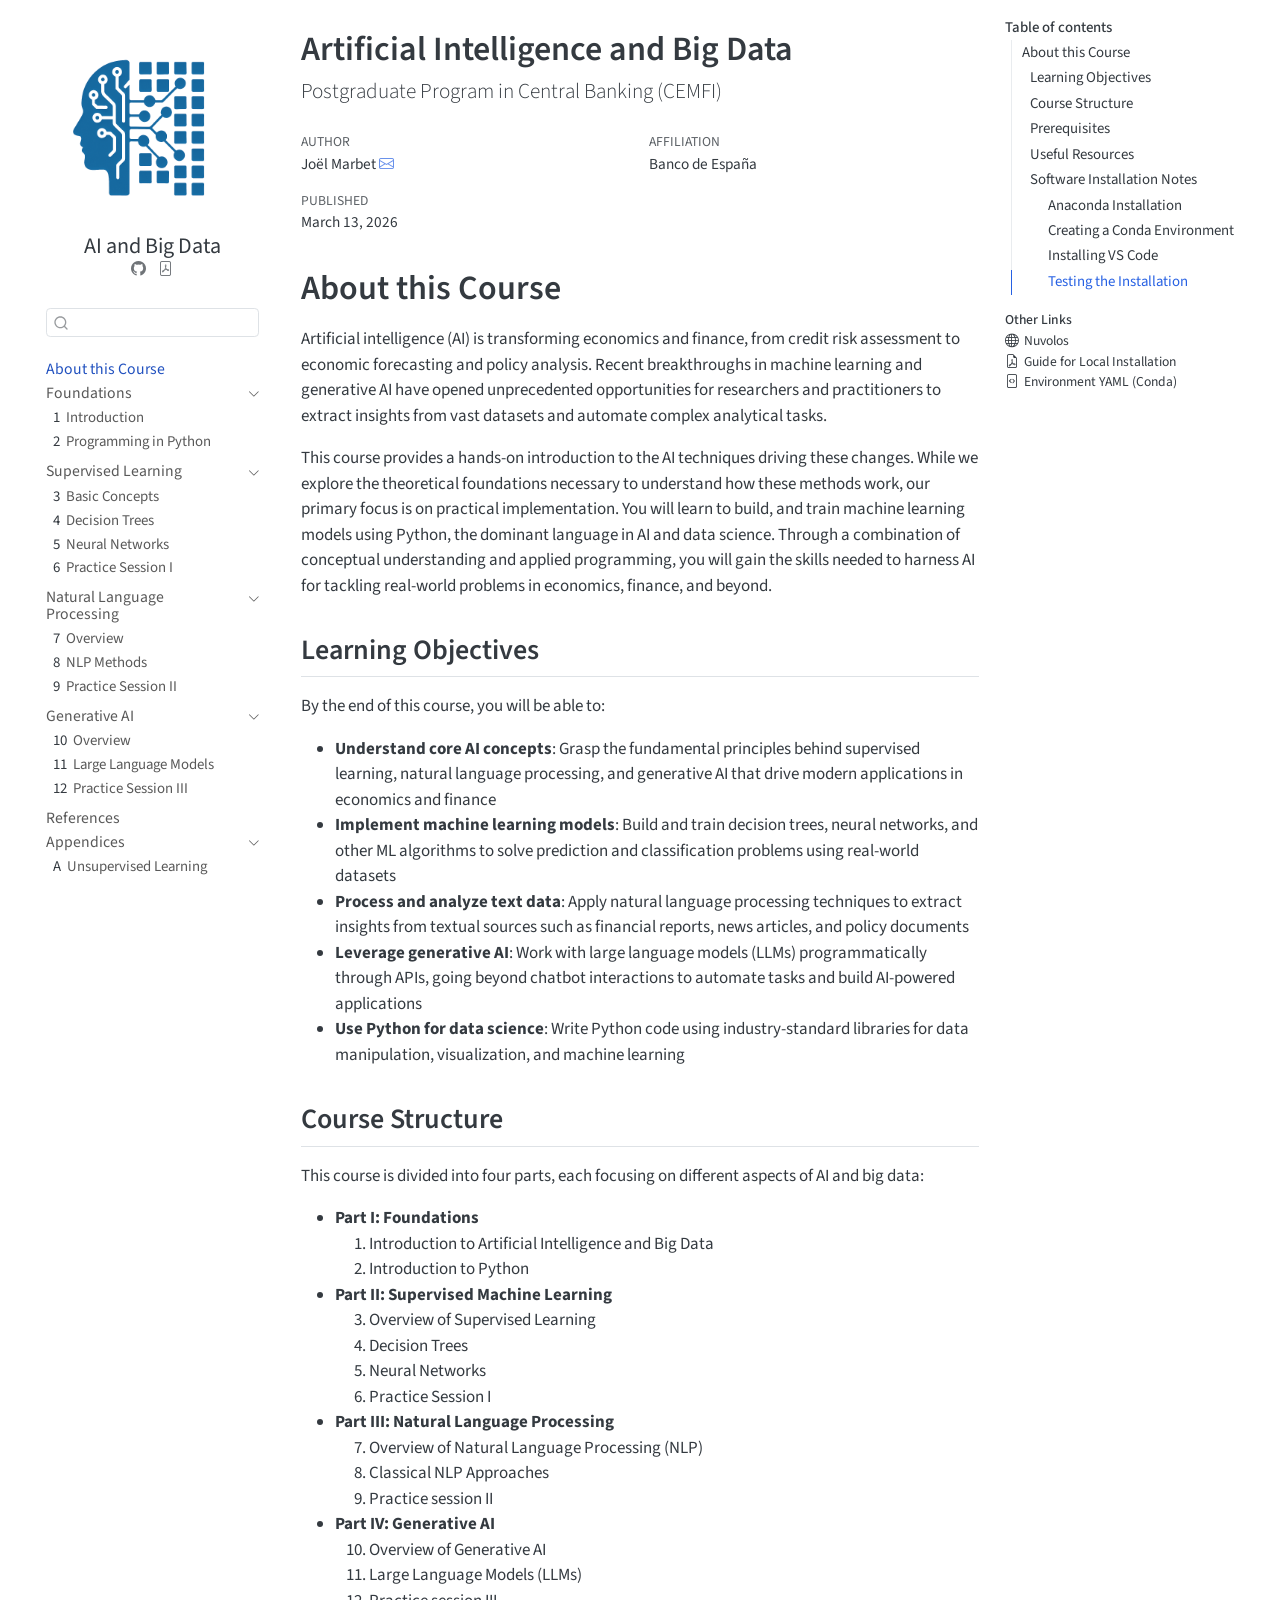
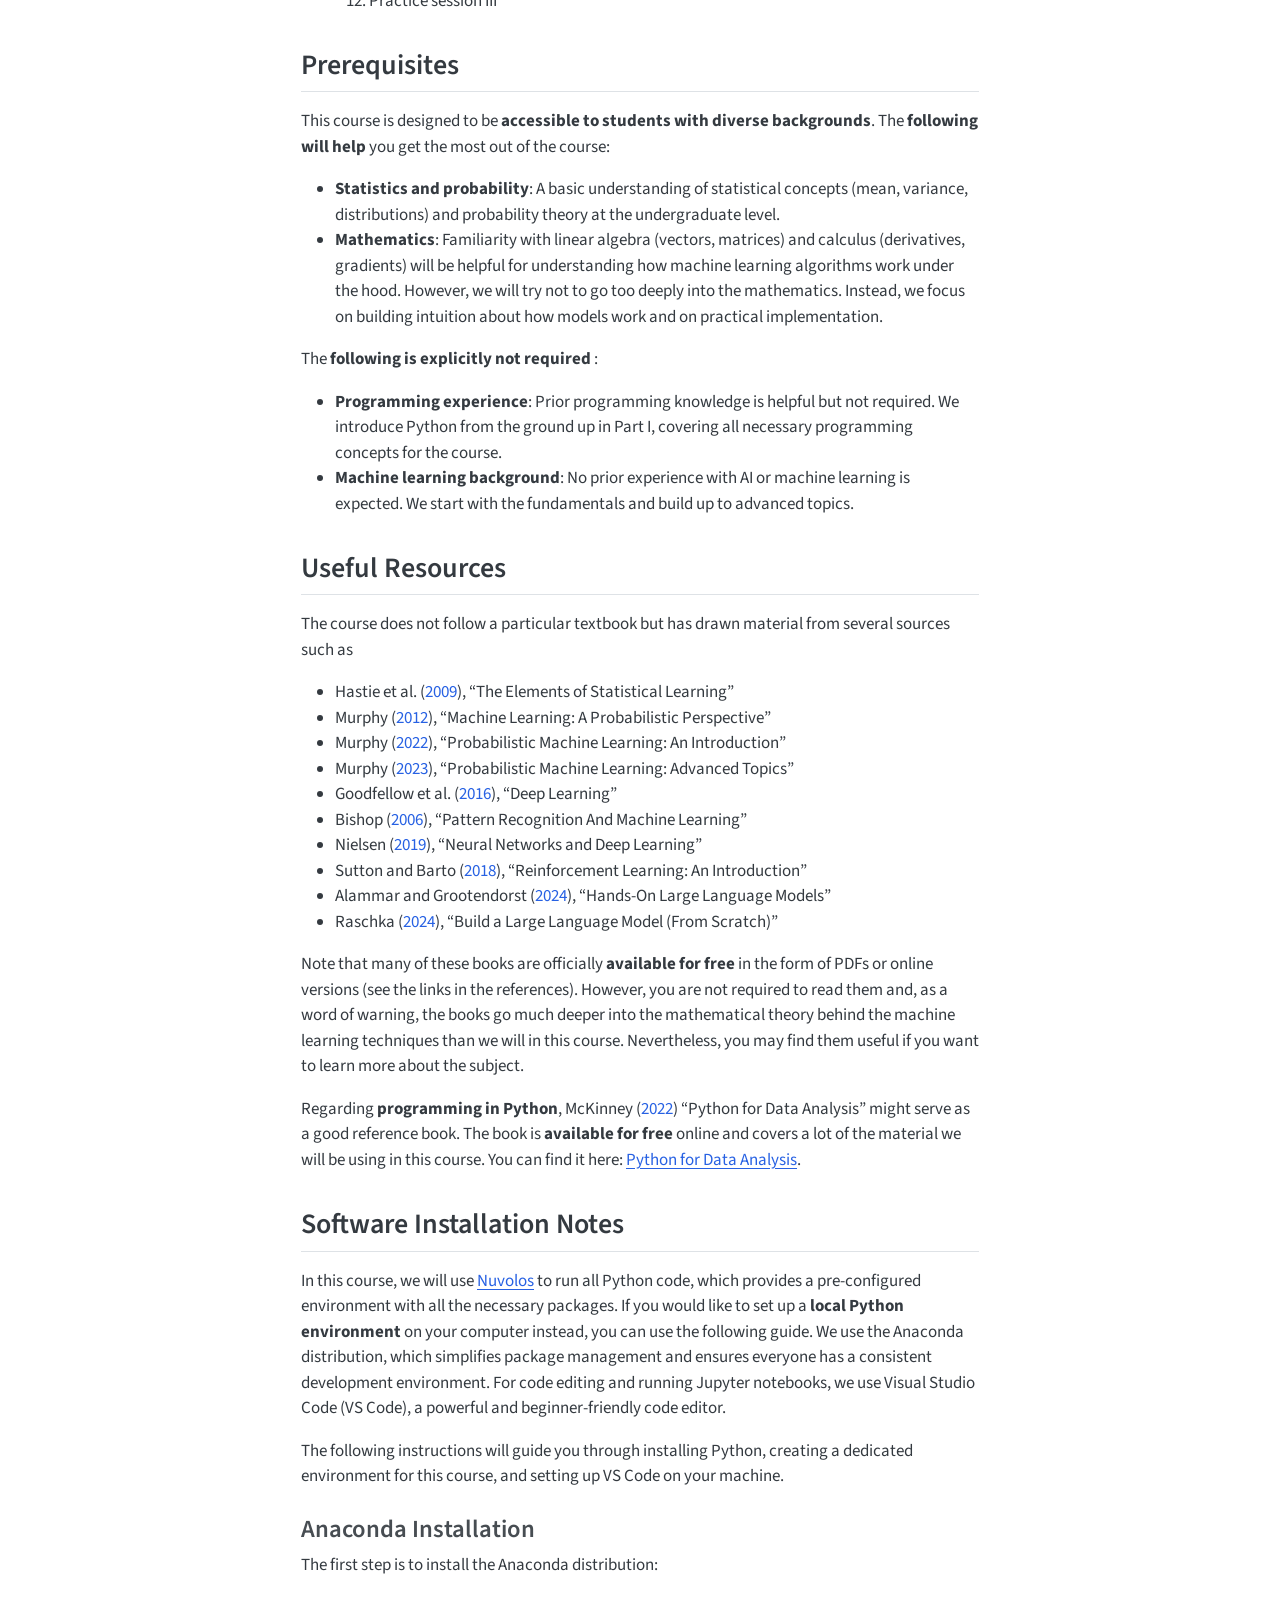
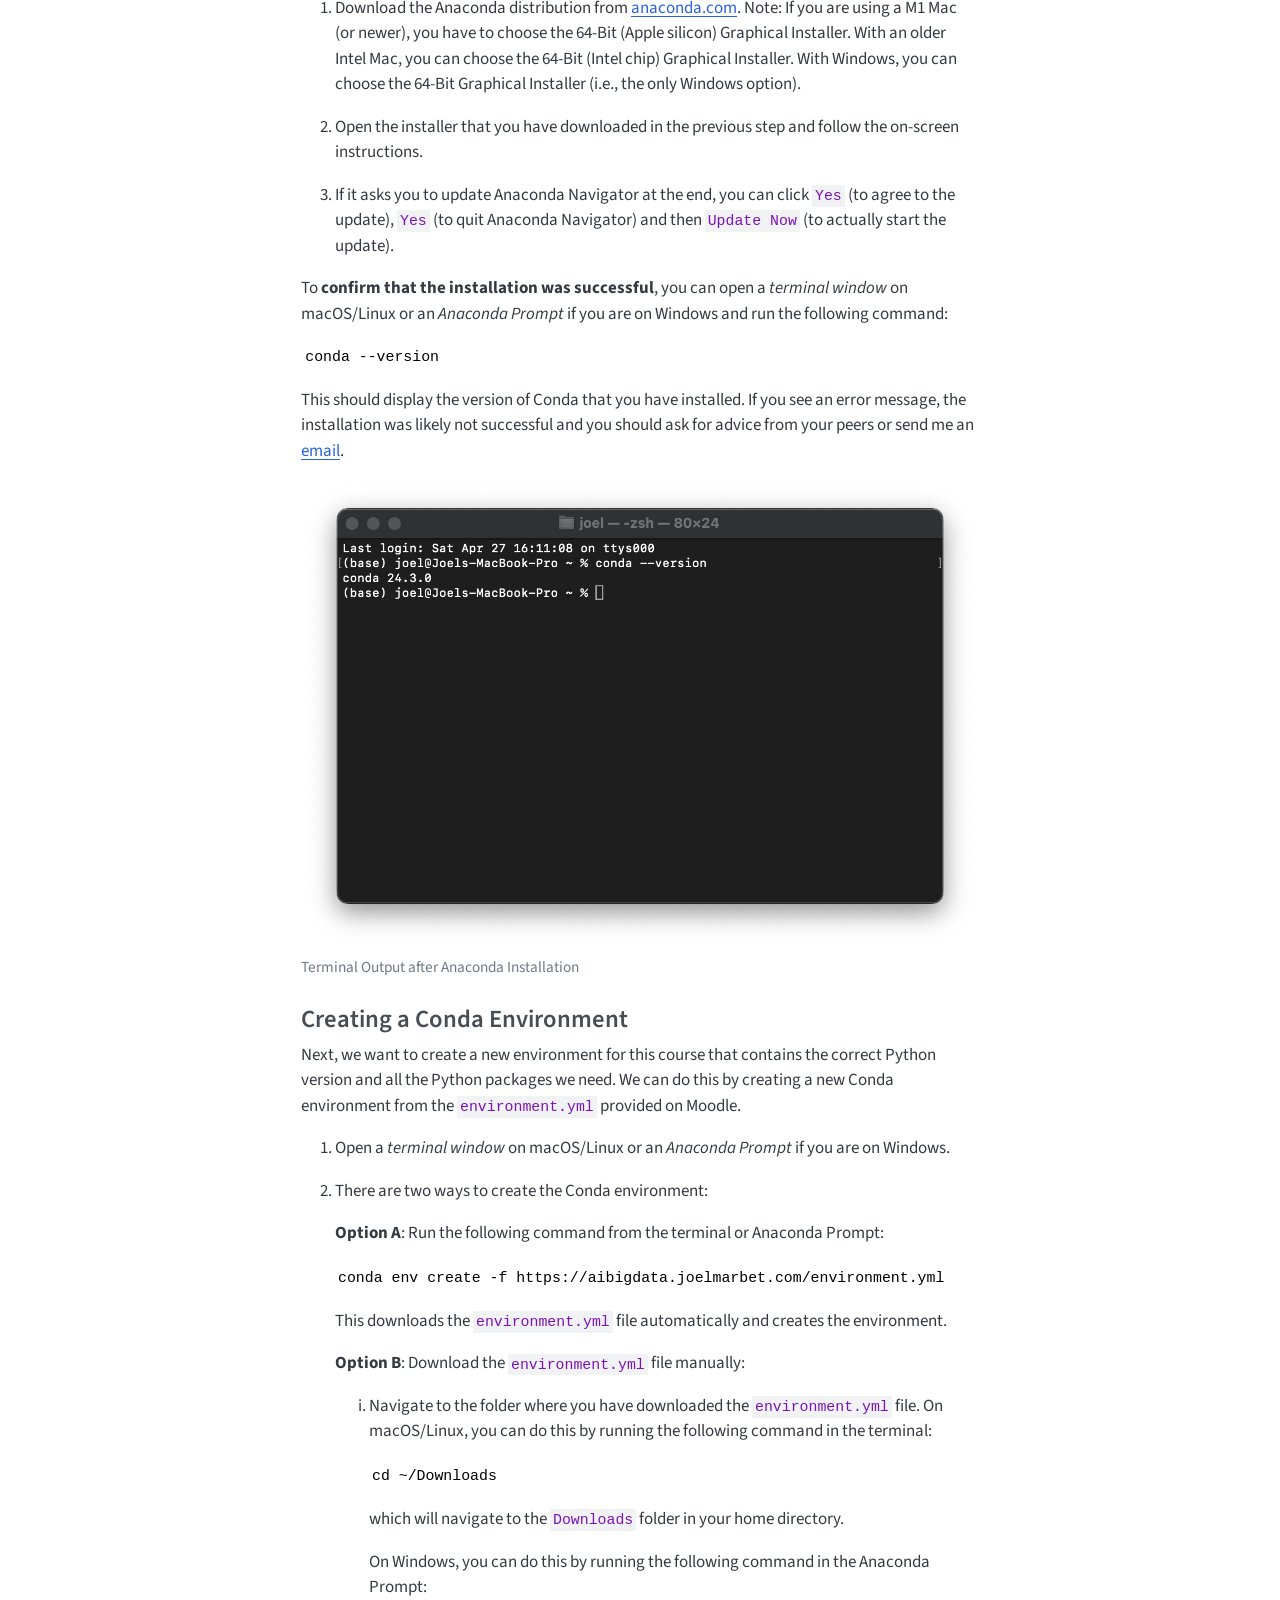
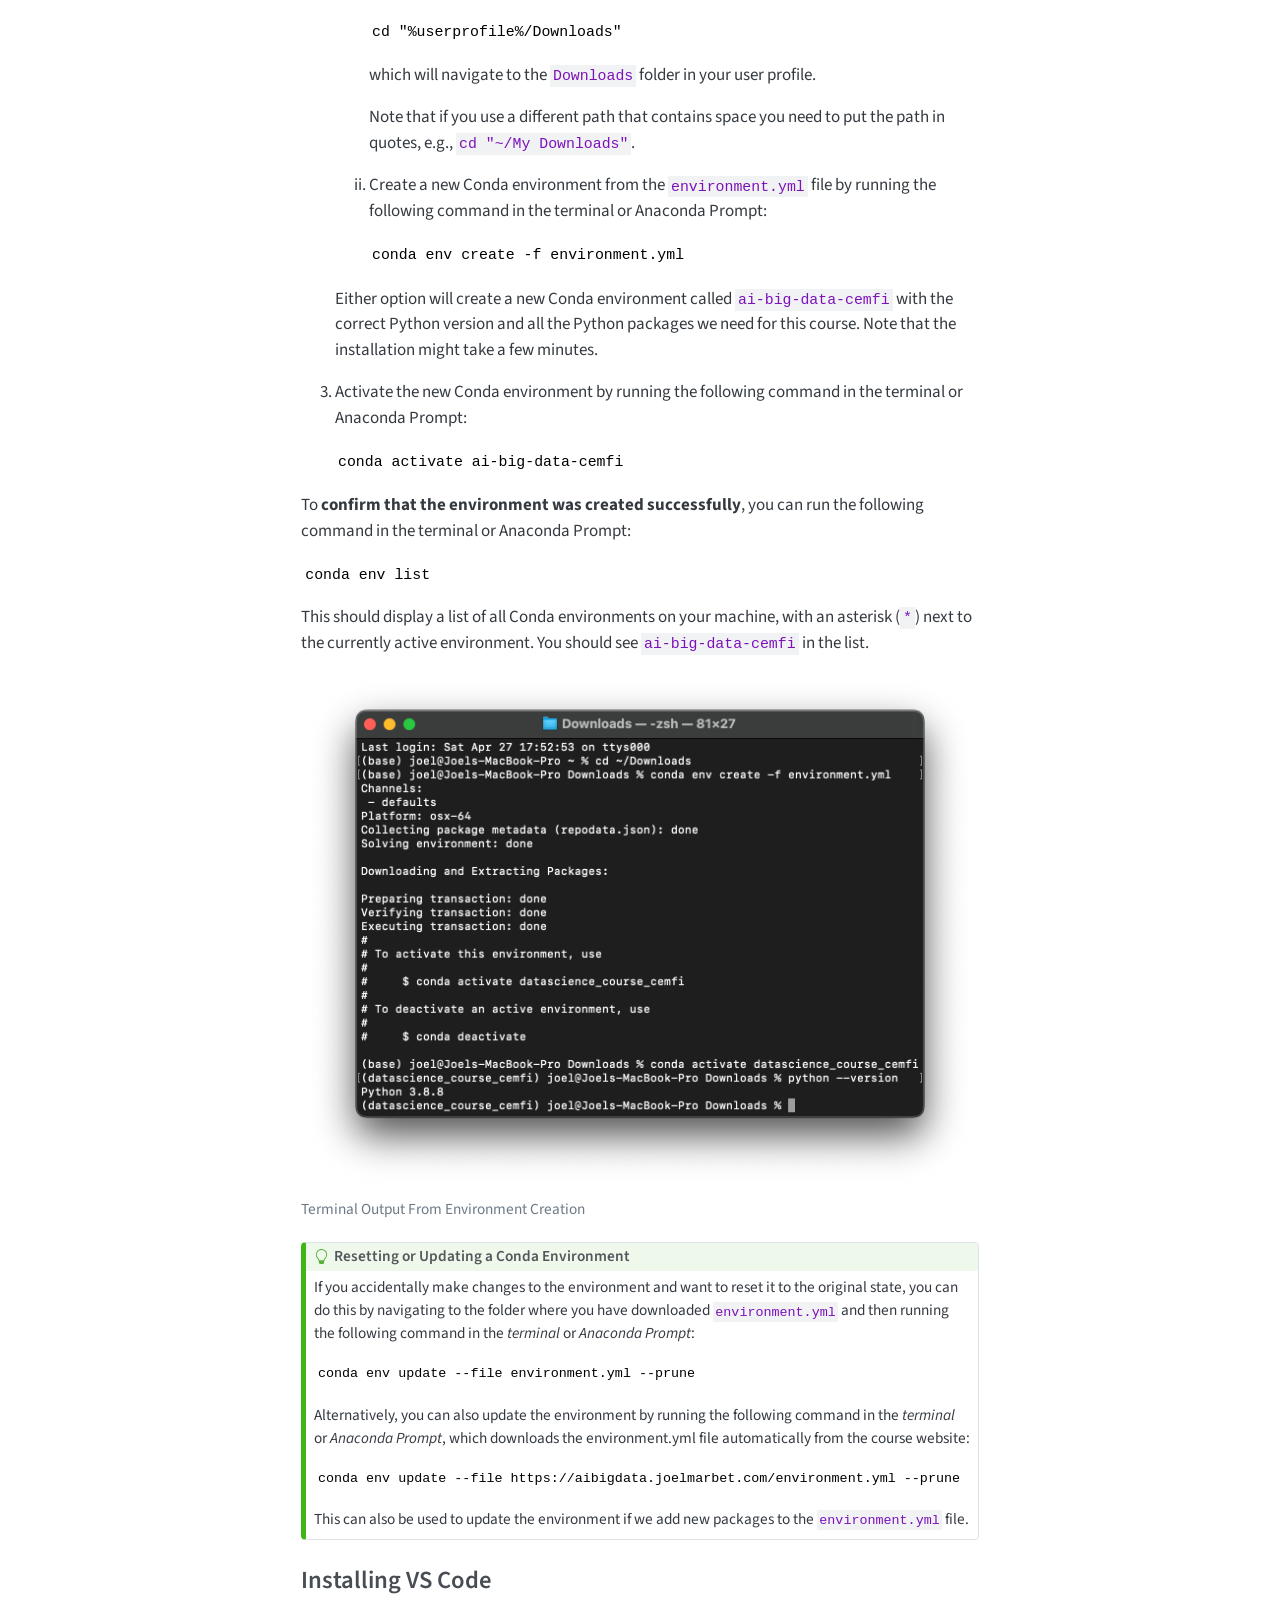
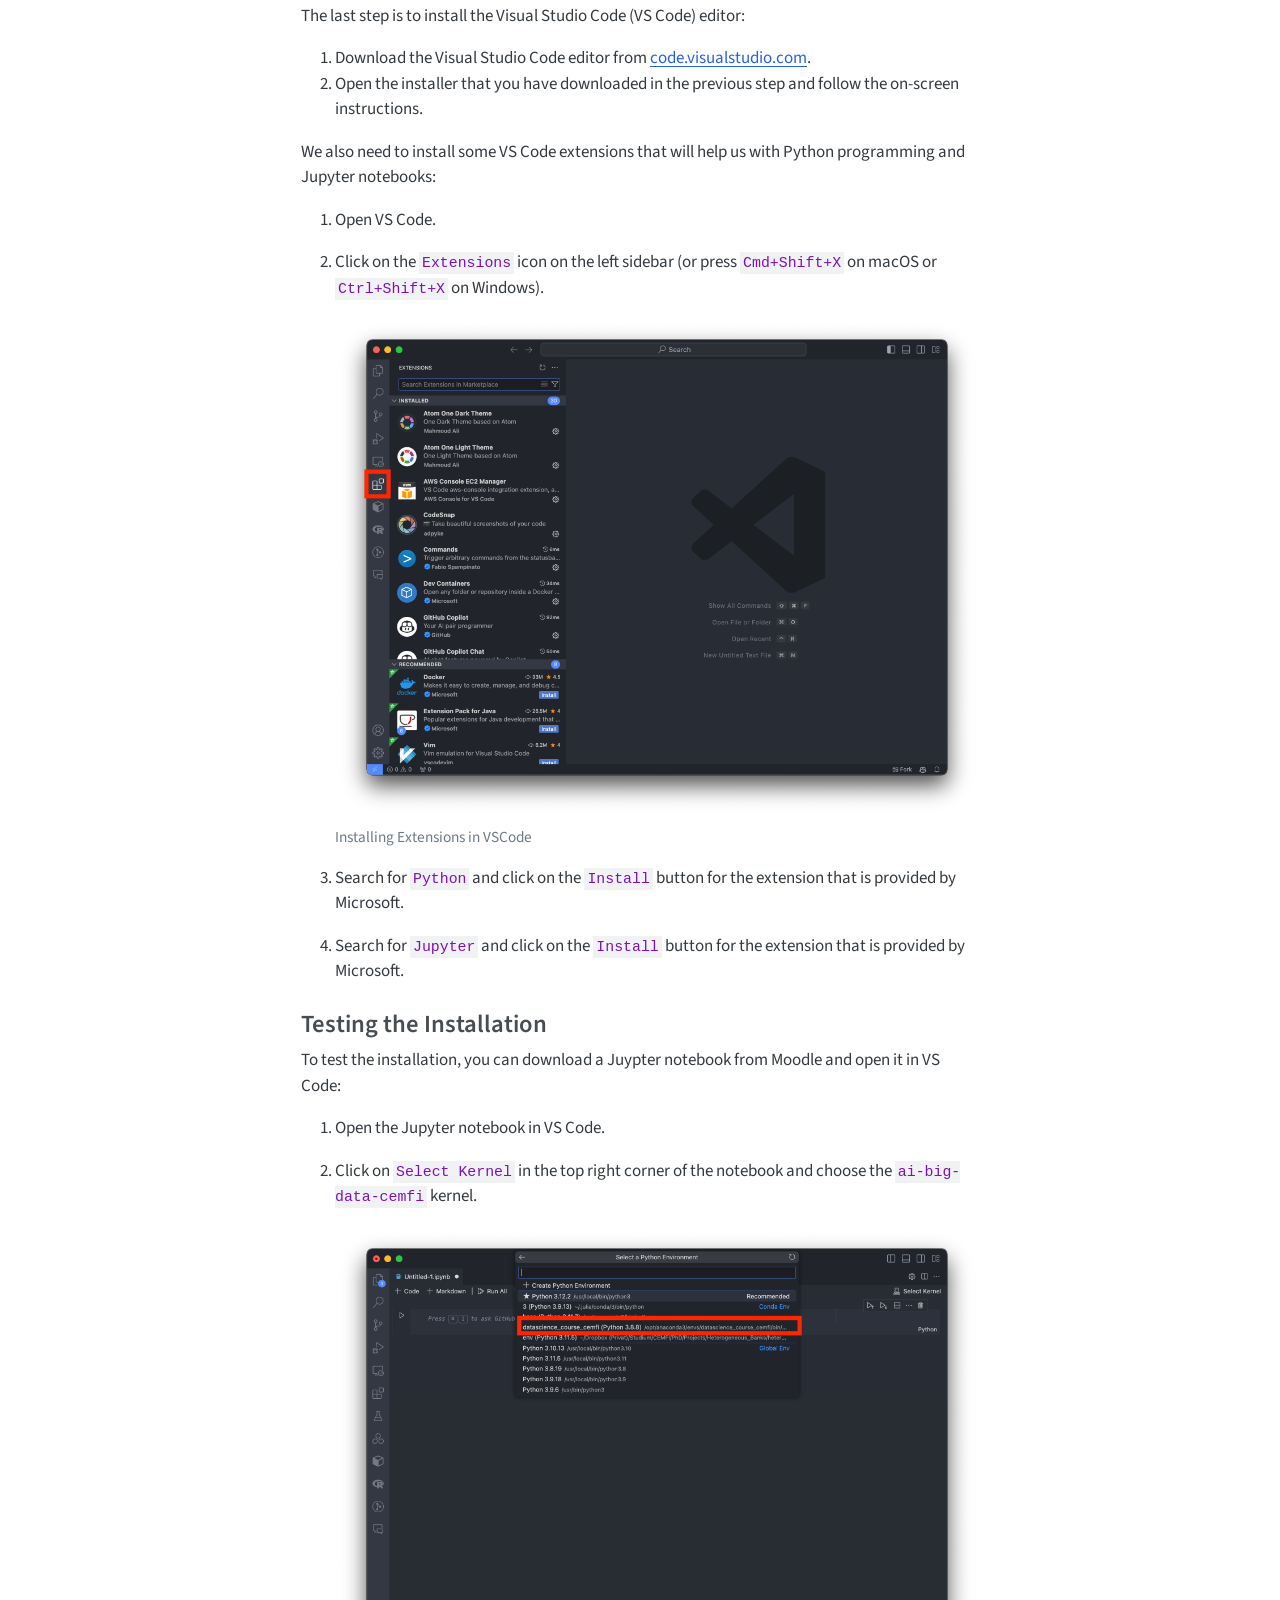
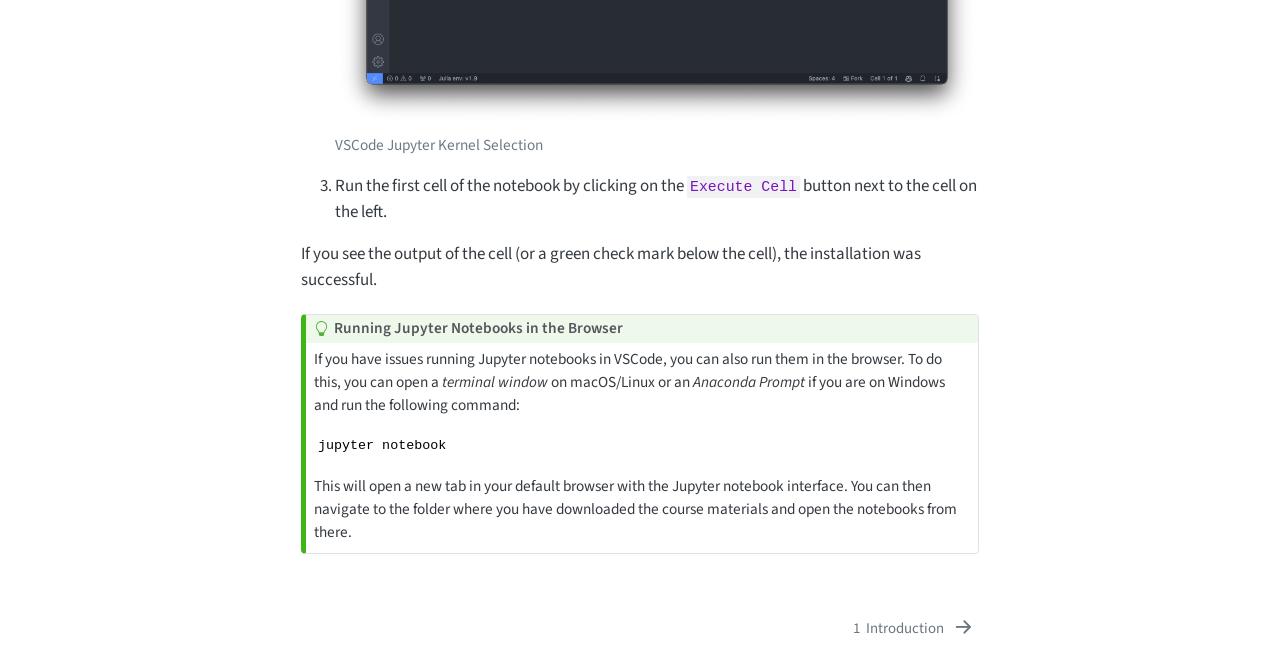
<file: index.html>
<!DOCTYPE html>
<html xmlns="http://www.w3.org/1999/xhtml" lang="en" xml:lang="en"><head>

<meta charset="utf-8">
<meta name="generator" content="quarto-1.9.30">

<meta name="viewport" content="width=device-width, initial-scale=1.0, user-scalable=yes">

<meta name="author" content="Joël Marbet">
<meta name="dcterms.date" content="2026-03-13">

<title>Artificial Intelligence and Big Data</title>
<style>
/* Default styles provided by pandoc.
** See https://pandoc.org/MANUAL.html#variables-for-html for config info.
*/
code{white-space: pre-wrap;}
span.smallcaps{font-variant: small-caps;}
div.columns{display: flex; gap: min(4vw, 1.5em);}
div.column{flex: auto; overflow-x: auto;}
div.hanging-indent{margin-left: 1.5em; text-indent: -1.5em;}
ul.task-list{list-style: none;}
ul.task-list li input[type="checkbox"] {
  width: 0.8em;
  margin: 0 0.8em 0.2em -1em; /* quarto-specific, see https://github.com/quarto-dev/quarto-cli/issues/4556 */ 
  vertical-align: middle;
}
/* CSS for citations */
div.csl-bib-body { }
div.csl-entry {
  clear: both;
}
.hanging-indent div.csl-entry {
  margin-left:2em;
  text-indent:-2em;
}
div.csl-left-margin {
  min-width:2em;
  float:left;
}
div.csl-right-inline {
  margin-left:2em;
  padding-left:1em;
}
div.csl-indent {
  margin-left: 2em;
}</style>


<script src="site_libs/quarto-nav/quarto-nav.js"></script>
<script src="site_libs/quarto-nav/headroom.min.js"></script>
<script src="site_libs/clipboard/clipboard.min.js"></script>
<script src="site_libs/quarto-search/autocomplete.umd.js"></script>
<script src="site_libs/quarto-search/fuse.min.js"></script>
<script src="site_libs/quarto-search/quarto-search.js"></script>
<meta name="quarto:offset" content="./">
<link href="./foundations/intro_ai.html" rel="next">
<script src="site_libs/quarto-html/quarto.js" type="module"></script>
<script src="site_libs/quarto-html/tabsets/tabsets.js" type="module"></script>
<script src="site_libs/quarto-html/popper.min.js"></script>
<script src="site_libs/quarto-html/tippy.umd.min.js"></script>
<script src="site_libs/quarto-html/anchor.min.js"></script>
<link href="site_libs/quarto-html/tippy.css" rel="stylesheet">
<link href="site_libs/quarto-html/quarto-syntax-highlighting-b6a8276bf55561bdbc268162d41bd1f7.css" rel="stylesheet" id="quarto-text-highlighting-styles">
<script src="site_libs/bootstrap/bootstrap.min.js"></script>
<link href="site_libs/bootstrap/bootstrap-icons.css" rel="stylesheet">
<link href="site_libs/bootstrap/bootstrap-fc36a7dc8636c74dd87d83e9462854b0.min.css" rel="stylesheet" append-hash="true" id="quarto-bootstrap" data-mode="light">
<script id="quarto-search-options" type="application/json">{
  "location": "sidebar",
  "copy-button": false,
  "collapse-after": 3,
  "panel-placement": "start",
  "type": "textbox",
  "limit": 50,
  "keyboard-shortcut": [
    "f",
    "/",
    "s"
  ],
  "show-item-context": false,
  "language": {
    "search-no-results-text": "No results",
    "search-matching-documents-text": "matching documents",
    "search-copy-link-title": "Copy link to search",
    "search-hide-matches-text": "Hide additional matches",
    "search-more-match-text": "more match in this document",
    "search-more-matches-text": "more matches in this document",
    "search-clear-button-title": "Clear",
    "search-text-placeholder": "",
    "search-detached-cancel-button-title": "Cancel",
    "search-submit-button-title": "Submit",
    "search-label": "Search"
  }
}</script>


</head>

<body class="nav-sidebar floating quarto-light">

<div id="quarto-search-results"></div>
  <header id="quarto-header" class="headroom fixed-top">
  <nav class="quarto-secondary-nav">
    <div class="container-fluid d-flex">
      <button type="button" class="quarto-btn-toggle btn" data-bs-toggle="collapse" role="button" data-bs-target=".quarto-sidebar-collapse-item" aria-controls="quarto-sidebar" aria-expanded="false" aria-label="Toggle sidebar navigation" onclick="if (window.quartoToggleHeadroom) { window.quartoToggleHeadroom(); }">
        <i class="bi bi-layout-text-sidebar-reverse"></i>
      </button>
        <nav class="quarto-page-breadcrumbs" aria-label="breadcrumb"><ol class="breadcrumb"><li class="breadcrumb-item"><a href="./index.html">About this Course</a></li></ol></nav>
        <a class="flex-grow-1" role="navigation" data-bs-toggle="collapse" data-bs-target=".quarto-sidebar-collapse-item" aria-controls="quarto-sidebar" aria-expanded="false" aria-label="Toggle sidebar navigation" onclick="if (window.quartoToggleHeadroom) { window.quartoToggleHeadroom(); }">      
        </a>
      <button type="button" class="btn quarto-search-button" aria-label="Search" onclick="window.quartoOpenSearch();">
        <i class="bi bi-search"></i>
      </button>
    </div>
  </nav>
</header>
<!-- content -->
<div id="quarto-content" class="quarto-container page-columns page-rows-contents page-layout-article">
<!-- sidebar -->
  <nav id="quarto-sidebar" class="sidebar collapse collapse-horizontal quarto-sidebar-collapse-item sidebar-navigation floating overflow-auto">
    <div class="pt-lg-2 mt-2 text-left sidebar-header sidebar-header-stacked">
      <a href="./index.html" class="sidebar-logo-link">
      <img src="./logo.png" alt="" class="sidebar-logo light-content py-0 d-lg-inline d-none">
      <img src="./logo.png" alt="" class="sidebar-logo dark-content py-0 d-lg-inline d-none">
      </a>
    <div class="sidebar-title mb-0 py-0">
      <a href="./">AI and Big Data</a> 
        <div class="sidebar-tools-main">
    <a href="https://github.com/jmarbet/ai-big-data-course" title="" class="quarto-navigation-tool px-1" aria-label=""><i class="bi bi-github"></i></a>
    <a href="./Artificial-Intelligence-and-Big-Data.pdf" title="Download PDF" class="quarto-navigation-tool px-1" aria-label="Download PDF"><i class="bi bi-file-pdf"></i></a>
</div>
    </div>
      </div>
        <div class="mt-2 flex-shrink-0 align-items-center">
        <div class="sidebar-search">
        <div id="quarto-search" class="" title="Search"></div>
        </div>
        </div>
    <div class="sidebar-menu-container"> 
    <ul class="list-unstyled mt-1">
        <li class="sidebar-item">
  <div class="sidebar-item-container"> 
  <a href="./index.html" class="sidebar-item-text sidebar-link active">
 <span class="menu-text">About this Course</span></a>
  </div>
</li>
        <li class="sidebar-item sidebar-item-section">
      <div class="sidebar-item-container"> 
            <a class="sidebar-item-text sidebar-link text-start" data-bs-toggle="collapse" data-bs-target="#quarto-sidebar-section-1" role="navigation" aria-expanded="true">
 <span class="menu-text">Foundations</span></a>
          <a class="sidebar-item-toggle text-start" data-bs-toggle="collapse" data-bs-target="#quarto-sidebar-section-1" role="navigation" aria-expanded="true" aria-label="Toggle section">
            <i class="bi bi-chevron-right ms-2"></i>
          </a> 
      </div>
      <ul id="quarto-sidebar-section-1" class="collapse list-unstyled sidebar-section depth1 show">  
          <li class="sidebar-item">
  <div class="sidebar-item-container"> 
  <a href="./foundations/intro_ai.html" class="sidebar-item-text sidebar-link">
 <span class="menu-text"><span class="chapter-number">1</span>&nbsp; <span class="chapter-title">Introduction</span></span></a>
  </div>
</li>
          <li class="sidebar-item">
  <div class="sidebar-item-container"> 
  <a href="./foundations/intro_python.html" class="sidebar-item-text sidebar-link">
 <span class="menu-text"><span class="chapter-number">2</span>&nbsp; <span class="chapter-title">Programming in Python</span></span></a>
  </div>
</li>
      </ul>
  </li>
        <li class="sidebar-item sidebar-item-section">
      <div class="sidebar-item-container"> 
            <a class="sidebar-item-text sidebar-link text-start" data-bs-toggle="collapse" data-bs-target="#quarto-sidebar-section-2" role="navigation" aria-expanded="true">
 <span class="menu-text">Supervised Learning</span></a>
          <a class="sidebar-item-toggle text-start" data-bs-toggle="collapse" data-bs-target="#quarto-sidebar-section-2" role="navigation" aria-expanded="true" aria-label="Toggle section">
            <i class="bi bi-chevron-right ms-2"></i>
          </a> 
      </div>
      <ul id="quarto-sidebar-section-2" class="collapse list-unstyled sidebar-section depth1 show">  
          <li class="sidebar-item">
  <div class="sidebar-item-container"> 
  <a href="./supervised_learning/intro_supervised_learning.html" class="sidebar-item-text sidebar-link">
 <span class="menu-text"><span class="chapter-number">3</span>&nbsp; <span class="chapter-title">Basic Concepts</span></span></a>
  </div>
</li>
          <li class="sidebar-item">
  <div class="sidebar-item-container"> 
  <a href="./supervised_learning/method_decision_trees.html" class="sidebar-item-text sidebar-link">
 <span class="menu-text"><span class="chapter-number">4</span>&nbsp; <span class="chapter-title">Decision Trees</span></span></a>
  </div>
</li>
          <li class="sidebar-item">
  <div class="sidebar-item-container"> 
  <a href="./supervised_learning/method_neural_networks.html" class="sidebar-item-text sidebar-link">
 <span class="menu-text"><span class="chapter-number">5</span>&nbsp; <span class="chapter-title">Neural Networks</span></span></a>
  </div>
</li>
          <li class="sidebar-item">
  <div class="sidebar-item-container"> 
  <a href="./supervised_learning/practice_session_I.html" class="sidebar-item-text sidebar-link">
 <span class="menu-text"><span class="chapter-number">6</span>&nbsp; <span class="chapter-title">Practice Session I</span></span></a>
  </div>
</li>
      </ul>
  </li>
        <li class="sidebar-item sidebar-item-section">
      <div class="sidebar-item-container"> 
            <a class="sidebar-item-text sidebar-link text-start" data-bs-toggle="collapse" data-bs-target="#quarto-sidebar-section-3" role="navigation" aria-expanded="true">
 <span class="menu-text">Natural Language Processing</span></a>
          <a class="sidebar-item-toggle text-start" data-bs-toggle="collapse" data-bs-target="#quarto-sidebar-section-3" role="navigation" aria-expanded="true" aria-label="Toggle section">
            <i class="bi bi-chevron-right ms-2"></i>
          </a> 
      </div>
      <ul id="quarto-sidebar-section-3" class="collapse list-unstyled sidebar-section depth1 show">  
          <li class="sidebar-item">
  <div class="sidebar-item-container"> 
  <a href="./nlp/intro_nlp.html" class="sidebar-item-text sidebar-link">
 <span class="menu-text"><span class="chapter-number">7</span>&nbsp; <span class="chapter-title">Overview</span></span></a>
  </div>
</li>
          <li class="sidebar-item">
  <div class="sidebar-item-container"> 
  <a href="./nlp/nlp_methods.html" class="sidebar-item-text sidebar-link">
 <span class="menu-text"><span class="chapter-number">8</span>&nbsp; <span class="chapter-title">NLP Methods</span></span></a>
  </div>
</li>
          <li class="sidebar-item">
  <div class="sidebar-item-container"> 
  <a href="./nlp/practice_session_II.html" class="sidebar-item-text sidebar-link">
 <span class="menu-text"><span class="chapter-number">9</span>&nbsp; <span class="chapter-title">Practice Session II</span></span></a>
  </div>
</li>
      </ul>
  </li>
        <li class="sidebar-item sidebar-item-section">
      <div class="sidebar-item-container"> 
            <a class="sidebar-item-text sidebar-link text-start" data-bs-toggle="collapse" data-bs-target="#quarto-sidebar-section-4" role="navigation" aria-expanded="true">
 <span class="menu-text">Generative AI</span></a>
          <a class="sidebar-item-toggle text-start" data-bs-toggle="collapse" data-bs-target="#quarto-sidebar-section-4" role="navigation" aria-expanded="true" aria-label="Toggle section">
            <i class="bi bi-chevron-right ms-2"></i>
          </a> 
      </div>
      <ul id="quarto-sidebar-section-4" class="collapse list-unstyled sidebar-section depth1 show">  
          <li class="sidebar-item">
  <div class="sidebar-item-container"> 
  <a href="./generative_ai/intro_generative_ai.html" class="sidebar-item-text sidebar-link">
 <span class="menu-text"><span class="chapter-number">10</span>&nbsp; <span class="chapter-title">Overview</span></span></a>
  </div>
</li>
          <li class="sidebar-item">
  <div class="sidebar-item-container"> 
  <a href="./generative_ai/large_language_models.html" class="sidebar-item-text sidebar-link">
 <span class="menu-text"><span class="chapter-number">11</span>&nbsp; <span class="chapter-title">Large Language Models</span></span></a>
  </div>
</li>
          <li class="sidebar-item">
  <div class="sidebar-item-container"> 
  <a href="./generative_ai/practice_session_III.html" class="sidebar-item-text sidebar-link">
 <span class="menu-text"><span class="chapter-number">12</span>&nbsp; <span class="chapter-title">Practice Session III</span></span></a>
  </div>
</li>
      </ul>
  </li>
        <li class="sidebar-item">
  <div class="sidebar-item-container"> 
  <a href="./references.html" class="sidebar-item-text sidebar-link">
 <span class="menu-text">References</span></a>
  </div>
</li>
        <li class="sidebar-item sidebar-item-section">
      <div class="sidebar-item-container"> 
            <a class="sidebar-item-text sidebar-link text-start" data-bs-toggle="collapse" data-bs-target="#quarto-sidebar-section-5" role="navigation" aria-expanded="true">
 <span class="menu-text">Appendices</span></a>
          <a class="sidebar-item-toggle text-start" data-bs-toggle="collapse" data-bs-target="#quarto-sidebar-section-5" role="navigation" aria-expanded="true" aria-label="Toggle section">
            <i class="bi bi-chevron-right ms-2"></i>
          </a> 
      </div>
      <ul id="quarto-sidebar-section-5" class="collapse list-unstyled sidebar-section depth1 show">  
          <li class="sidebar-item">
  <div class="sidebar-item-container"> 
  <a href="./appendix/unsupervised_learning.html" class="sidebar-item-text sidebar-link">
 <span class="menu-text"><span class="chapter-number">A</span>&nbsp; <span class="chapter-title">Unsupervised Learning</span></span></a>
  </div>
</li>
      </ul>
  </li>
    </ul>
    </div>
</nav>
<div id="quarto-sidebar-glass" class="quarto-sidebar-collapse-item" data-bs-toggle="collapse" data-bs-target=".quarto-sidebar-collapse-item"></div>
<!-- margin-sidebar -->
    <div id="quarto-margin-sidebar" class="sidebar margin-sidebar">
        <nav id="TOC" role="doc-toc" class="toc-active">
    <h2 id="toc-title">Table of contents</h2>
   
  <ul>
  <li><a href="#about-this-course" id="toc-about-this-course" class="nav-link active" data-scroll-target="#about-this-course">About this Course</a>
  <ul class="collapse">
  <li><a href="#learning-objectives" id="toc-learning-objectives" class="nav-link" data-scroll-target="#learning-objectives">Learning Objectives</a></li>
  <li><a href="#course-structure" id="toc-course-structure" class="nav-link" data-scroll-target="#course-structure">Course Structure</a></li>
  <li><a href="#prerequisites" id="toc-prerequisites" class="nav-link" data-scroll-target="#prerequisites">Prerequisites</a></li>
  <li><a href="#useful-resources" id="toc-useful-resources" class="nav-link" data-scroll-target="#useful-resources">Useful Resources</a></li>
  <li><a href="#software-installation-notes" id="toc-software-installation-notes" class="nav-link" data-scroll-target="#software-installation-notes">Software Installation Notes</a>
  <ul class="collapse">
  <li><a href="#anaconda-installation" id="toc-anaconda-installation" class="nav-link" data-scroll-target="#anaconda-installation">Anaconda Installation</a></li>
  <li><a href="#creating-a-conda-environment" id="toc-creating-a-conda-environment" class="nav-link" data-scroll-target="#creating-a-conda-environment">Creating a Conda Environment</a></li>
  <li><a href="#installing-vs-code" id="toc-installing-vs-code" class="nav-link" data-scroll-target="#installing-vs-code">Installing VS Code</a></li>
  <li><a href="#testing-the-installation" id="toc-testing-the-installation" class="nav-link" data-scroll-target="#testing-the-installation">Testing the Installation</a></li>
  </ul></li>
  </ul></li>
  </ul>
<div class="quarto-other-links"><h2>Other Links</h2><ul><li><a href="https://www.nuvolos.com/" target="_blank"><i class="bi bi-globe"></i>Nuvolos</a></li><li><a href="installation_notes.pdf" target="_blank"><i class="bi bi-file-earmark-pdf"></i>Guide for Local Installation</a></li><li><a href="environment.yml" target="_blank"><i class="bi bi-file-code"></i>Environment YAML (Conda)</a></li></ul></div></nav>
    </div>
<!-- main -->
<main class="content" id="quarto-document-content">

<header id="title-block-header" class="quarto-title-block default">
<div class="quarto-title">
<h1 class="title">Artificial Intelligence and Big Data</h1>
<p class="subtitle lead">Postgraduate Program in Central Banking (CEMFI)</p>
</div>


<div class="quarto-title-meta-author">
  <div class="quarto-title-meta-heading">Author</div>
  <div class="quarto-title-meta-heading">Affiliation</div>
  
    <div class="quarto-title-meta-contents">
    <p class="author">Joël Marbet <a href="mailto:joel.marbet@bde.es" class="quarto-title-author-email"><i class="bi bi-envelope"></i></a> </p>
  </div>
  <div class="quarto-title-meta-contents">
        <p class="affiliation">
            Banco de España
          </p>
      </div>
  </div>

<div class="quarto-title-meta">

      
    <div>
    <div class="quarto-title-meta-heading">Published</div>
    <div class="quarto-title-meta-contents">
      <p class="date">March 13, 2026</p>
    </div>
  </div>
  
    
  </div>
  


</header>


<section id="about-this-course" class="level1 unnumbered">
<h1 class="unnumbered">About this Course</h1>
<p>Artificial intelligence (AI) is transforming economics and finance, from credit risk assessment to economic forecasting and policy analysis. Recent breakthroughs in machine learning and generative AI have opened unprecedented opportunities for researchers and practitioners to extract insights from vast datasets and automate complex analytical tasks.</p>
<p>This course provides a hands-on introduction to the AI techniques driving these changes. While we explore the theoretical foundations necessary to understand how these methods work, our primary focus is on practical implementation. You will learn to build, and train machine learning models using Python, the dominant language in AI and data science. Through a combination of conceptual understanding and applied programming, you will gain the skills needed to harness AI for tackling real-world problems in economics, finance, and beyond.</p>
<section id="learning-objectives" class="level2 unnumbered">
<h2 class="unnumbered anchored" data-anchor-id="learning-objectives">Learning Objectives</h2>
<p>By the end of this course, you will be able to:</p>
<ul>
<li><strong>Understand core AI concepts</strong>: Grasp the fundamental principles behind supervised learning, natural language processing, and generative AI that drive modern applications in economics and finance</li>
<li><strong>Implement machine learning models</strong>: Build and train decision trees, neural networks, and other ML algorithms to solve prediction and classification problems using real-world datasets</li>
<li><strong>Process and analyze text data</strong>: Apply natural language processing techniques to extract insights from textual sources such as financial reports, news articles, and policy documents</li>
<li><strong>Leverage generative AI</strong>: Work with large language models (LLMs) programmatically through APIs, going beyond chatbot interactions to automate tasks and build AI-powered applications</li>
<li><strong>Use Python for data science</strong>: Write Python code using industry-standard libraries for data manipulation, visualization, and machine learning</li>
</ul>
</section>
<section id="course-structure" class="level2 unnumbered">
<h2 class="unnumbered anchored" data-anchor-id="course-structure">Course Structure</h2>
<p>This course is divided into four parts, each focusing on different aspects of AI and big data:</p>
<ul>
<li><strong>Part I: Foundations</strong>
<ol type="1">
<li>Introduction to Artificial Intelligence and Big Data</li>
<li>Introduction to Python</li>
</ol></li>
<li><strong>Part II: Supervised Machine Learning</strong>
<ol start="3" type="1">
<li>Overview of Supervised Learning</li>
<li>Decision Trees</li>
<li>Neural Networks</li>
<li>Practice Session I</li>
</ol></li>
<li><strong>Part III: Natural Language Processing</strong>
<ol start="7" type="1">
<li>Overview of Natural Language Processing (NLP)</li>
<li>Classical NLP Approaches</li>
<li>Practice session II</li>
</ol></li>
<li><strong>Part IV: Generative AI</strong>
<ol start="10" type="1">
<li>Overview of Generative AI</li>
<li>Large Language Models (LLMs)</li>
<li>Practice session III</li>
</ol></li>
</ul>
</section>
<section id="prerequisites" class="level2 unnumbered">
<h2 class="unnumbered anchored" data-anchor-id="prerequisites">Prerequisites</h2>
<p>This course is designed to be <strong>accessible to students with diverse backgrounds</strong>. The <strong>following will help</strong> you get the most out of the course:</p>
<ul>
<li><strong>Statistics and probability</strong>: A basic understanding of statistical concepts (mean, variance, distributions) and probability theory at the undergraduate level.</li>
<li><strong>Mathematics</strong>: Familiarity with linear algebra (vectors, matrices) and calculus (derivatives, gradients) will be helpful for understanding how machine learning algorithms work under the hood. However, we will try not to go too deeply into the mathematics. Instead, we focus on building intuition about how models work and on practical implementation.</li>
</ul>
<p>The <strong>following is explicitly not required</strong> :</p>
<ul>
<li><strong>Programming experience</strong>: Prior programming knowledge is helpful but not required. We introduce Python from the ground up in Part I, covering all necessary programming concepts for the course.</li>
<li><strong>Machine learning background</strong>: No prior experience with AI or machine learning is expected. We start with the fundamentals and build up to advanced topics.</li>
</ul>
</section>
<section id="useful-resources" class="level2 unnumbered">
<h2 class="unnumbered anchored" data-anchor-id="useful-resources">Useful Resources</h2>
<p>The course does not follow a particular textbook but has drawn material from several sources such as</p>
<ul>
<li><span class="citation" data-cites="Hastie2009">Hastie et al. (<a href="references.html#ref-Hastie2009" role="doc-biblioref">2009</a>)</span>, “The Elements of Statistical Learning”</li>
<li><span class="citation" data-cites="Murphy2012">Murphy (<a href="references.html#ref-Murphy2012" role="doc-biblioref">2012</a>)</span>, “Machine Learning: A Probabilistic Perspective”</li>
<li><span class="citation" data-cites="Murphy2022">Murphy (<a href="references.html#ref-Murphy2022" role="doc-biblioref">2022</a>)</span>, “Probabilistic Machine Learning: An Introduction”</li>
<li><span class="citation" data-cites="Murphy2023">Murphy (<a href="references.html#ref-Murphy2023" role="doc-biblioref">2023</a>)</span>, “Probabilistic Machine Learning: Advanced Topics”</li>
<li><span class="citation" data-cites="Goodfellow2016">Goodfellow et al. (<a href="references.html#ref-Goodfellow2016" role="doc-biblioref">2016</a>)</span>, “Deep Learning”</li>
<li><span class="citation" data-cites="Bishop2006">Bishop (<a href="references.html#ref-Bishop2006" role="doc-biblioref">2006</a>)</span>, “Pattern Recognition And Machine Learning”</li>
<li><span class="citation" data-cites="Nielsen2019">Nielsen (<a href="references.html#ref-Nielsen2019" role="doc-biblioref">2019</a>)</span>, “Neural Networks and Deep Learning”</li>
<li><span class="citation" data-cites="Sutton2018">Sutton and Barto (<a href="references.html#ref-Sutton2018" role="doc-biblioref">2018</a>)</span>, “Reinforcement Learning: An Introduction”</li>
<li><span class="citation" data-cites="Alammar2024">Alammar and Grootendorst (<a href="references.html#ref-Alammar2024" role="doc-biblioref">2024</a>)</span>, “Hands-On Large Language Models”</li>
<li><span class="citation" data-cites="Raschka2024">Raschka (<a href="references.html#ref-Raschka2024" role="doc-biblioref">2024</a>)</span>, “Build a Large Language Model (From Scratch)”</li>
</ul>
<p>Note that many of these books are officially <strong>available for free</strong> in the form of PDFs or online versions (see the links in the references). However, you are not required to read them and, as a word of warning, the books go much deeper into the mathematical theory behind the machine learning techniques than we will in this course. Nevertheless, you may find them useful if you want to learn more about the subject.</p>
<p>Regarding <strong>programming in Python</strong>, <span class="citation" data-cites="McKinney2022">McKinney (<a href="references.html#ref-McKinney2022" role="doc-biblioref">2022</a>)</span> “Python for Data Analysis” might serve as a good reference book. The book is <strong>available for free</strong> online and covers a lot of the material we will be using in this course. You can find it here: <a href="https://wesmckinney.com/book/">Python for Data Analysis</a>.</p>
</section>
<section id="software-installation-notes" class="level2 unnumbered">
<h2 class="unnumbered anchored" data-anchor-id="software-installation-notes">Software Installation Notes</h2>
<p>In this course, we will use <a href="https://www.nuvolos.com/">Nuvolos</a> to run all Python code, which provides a pre-configured environment with all the necessary packages. If you would like to set up a <strong>local Python environment</strong> on your computer instead, you can use the following guide. We use the Anaconda distribution, which simplifies package management and ensures everyone has a consistent development environment. For code editing and running Jupyter notebooks, we use Visual Studio Code (VS Code), a powerful and beginner-friendly code editor.</p>
<p>The following instructions will guide you through installing Python, creating a dedicated environment for this course, and setting up VS Code on your machine.</p>
<section id="anaconda-installation" class="level3">
<h3 class="anchored" data-anchor-id="anaconda-installation">Anaconda Installation</h3>
<p>The first step is to install the Anaconda distribution:</p>
<ol type="1">
<li><p>Download the Anaconda distribution from <a href="https://www.anaconda.com/download/success">anaconda.com</a>. Note: If you are using a M1 Mac (or newer), you have to choose the 64-Bit (Apple silicon) Graphical Installer. With an older Intel Mac, you can choose the 64-Bit (Intel chip) Graphical Installer. With Windows, you can choose the 64-Bit Graphical Installer (i.e., the only Windows option).</p></li>
<li><p>Open the installer that you have downloaded in the previous step and follow the on-screen instructions.</p></li>
<li><p>If it asks you to update Anaconda Navigator at the end, you can click <code>Yes</code> (to agree to the update), <code>Yes</code> (to quit Anaconda Navigator) and then <code>Update Now</code> (to actually start the update).</p></li>
</ol>
<p>To <strong>confirm that the installation was successful</strong>, you can open a <em>terminal window</em> on macOS/Linux or an <em>Anaconda Prompt</em> if you are on Windows and run the following command:</p>
<pre><code>conda --version</code></pre>
<p>This should display the version of Conda that you have installed. If you see an error message, the installation was likely not successful and you should ask for advice from your peers or send me an <a href="mailto:joel.marbet@bde.es">email</a>.</p>
<div class="quarto-figure quarto-figure-center">
<figure class="figure">
<p><img src="installation_notes/figures/terminal_conda_version.png" class="img-fluid figure-img"></p>
<figcaption>Terminal Output after Anaconda Installation</figcaption>
</figure>
</div>
</section>
<section id="creating-a-conda-environment" class="level3">
<h3 class="anchored" data-anchor-id="creating-a-conda-environment">Creating a Conda Environment</h3>
<p>Next, we want to create a new environment for this course that contains the correct Python version and all the Python packages we need. We can do this by creating a new Conda environment from the <code>environment.yml</code> provided on Moodle.</p>
<ol type="1">
<li><p>Open a <em>terminal window</em> on macOS/Linux or an <em>Anaconda Prompt</em> if you are on Windows.</p></li>
<li><p>There are two ways to create the Conda environment:</p>
<p><strong>Option A</strong>: Run the following command from the terminal or Anaconda Prompt:</p>
<pre><code>conda env create -f https://aibigdata.joelmarbet.com/environment.yml</code></pre>
<p>This downloads the <code>environment.yml</code> file automatically and creates the environment.</p>
<p><strong>Option B</strong>: Download the <code>environment.yml</code> file manually:</p>
<ol type="i">
<li><p>Navigate to the folder where you have downloaded the <code>environment.yml</code> file. On macOS/Linux, you can do this by running the following command in the terminal:</p>
<pre><code>cd ~/Downloads</code></pre>
<p>which will navigate to the <code>Downloads</code> folder in your home directory.</p>
<p>On Windows, you can do this by running the following command in the Anaconda Prompt:</p>
<pre><code>cd "%userprofile%/Downloads"</code></pre>
<p>which will navigate to the <code>Downloads</code> folder in your user profile.</p>
<p>Note that if you use a different path that contains space you need to put the path in quotes, e.g., <code>cd "~/My Downloads"</code>.</p></li>
<li><p>Create a new Conda environment from the <code>environment.yml</code> file by running the following command in the terminal or Anaconda Prompt:</p>
<pre><code>conda env create -f environment.yml</code></pre></li>
</ol>
<p>Either option will create a new Conda environment called <code>ai-big-data-cemfi</code> with the correct Python version and all the Python packages we need for this course. Note that the installation might take a few minutes.</p></li>
<li><p>Activate the new Conda environment by running the following command in the terminal or Anaconda Prompt:</p>
<pre><code>conda activate ai-big-data-cemfi </code></pre></li>
</ol>
<p>To <strong>confirm that the environment was created successfully</strong>, you can run the following command in the terminal or Anaconda Prompt:</p>
<pre><code>conda env list</code></pre>
<p>This should display a list of all Conda environments on your machine, with an asterisk (<code>*</code>) next to the currently active environment. You should see <code>ai-big-data-cemfi</code> in the list.</p>
<div class="quarto-figure quarto-figure-center">
<figure class="figure">
<p><img src="installation_notes/figures/terminal_conda_environment.png" class="img-fluid figure-img"></p>
<figcaption>Terminal Output From Environment Creation</figcaption>
</figure>
</div>
<div class="callout callout-style-default callout-tip callout-titled">
<div class="callout-header d-flex align-content-center">
<div class="callout-icon-container">
<i class="callout-icon"></i>
</div>
<div class="callout-title-container flex-fill">
<span class="screen-reader-only">Tip</span>Resetting or Updating a Conda Environment
</div>
</div>
<div class="callout-body-container callout-body">
<p>If you accidentally make changes to the environment and want to reset it to the original state, you can do this by navigating to the folder where you have downloaded <code>environment.yml</code> and then running the following command in the <em>terminal</em> or <em>Anaconda Prompt</em>:</p>
<pre><code>conda env update --file environment.yml --prune</code></pre>
<p>Alternatively, you can also update the environment by running the following command in the <em>terminal</em> or <em>Anaconda Prompt</em>, which downloads the environment.yml file automatically from the course website:</p>
<pre><code>conda env update --file https://aibigdata.joelmarbet.com/environment.yml --prune</code></pre>
<p>This can also be used to update the environment if we add new packages to the <code>environment.yml</code> file.</p>
</div>
</div>
</section>
<section id="installing-vs-code" class="level3">
<h3 class="anchored" data-anchor-id="installing-vs-code">Installing VS Code</h3>
<p>The last step is to install the Visual Studio Code (VS Code) editor:</p>
<ol type="1">
<li>Download the Visual Studio Code editor from <a href="https://code.visualstudio.com/Download">code.visualstudio.com</a>.</li>
<li>Open the installer that you have downloaded in the previous step and follow the on-screen instructions.</li>
</ol>
<p>We also need to install some VS Code extensions that will help us with Python programming and Jupyter notebooks:</p>
<ol type="1">
<li><p>Open VS Code.</p></li>
<li><p>Click on the <code>Extensions</code> icon on the left sidebar (or press <code>Cmd+Shift+X</code> on macOS or <code>Ctrl+Shift+X</code> on Windows).</p>
<div class="quarto-figure quarto-figure-center">
<figure class="figure">
<p><img src="installation_notes/figures/vscode_extensions.png" class="img-fluid figure-img"></p>
<figcaption>Installing Extensions in VSCode</figcaption>
</figure>
</div></li>
<li><p>Search for <code>Python</code> and click on the <code>Install</code> button for the extension that is provided by Microsoft.</p></li>
<li><p>Search for <code>Jupyter</code> and click on the <code>Install</code> button for the extension that is provided by Microsoft.</p></li>
</ol>
</section>
<section id="testing-the-installation" class="level3">
<h3 class="anchored" data-anchor-id="testing-the-installation">Testing the Installation</h3>
<p>To test the installation, you can download a Juypter notebook from Moodle and open it in VS Code:</p>
<ol type="1">
<li><p>Open the Jupyter notebook in VS Code.</p></li>
<li><p>Click on <code>Select Kernel</code> in the top right corner of the notebook and choose the <code>ai-big-data-cemfi</code> kernel.</p>
<div class="quarto-figure quarto-figure-center">
<figure class="figure">
<p><img src="installation_notes/figures/vscode_kernel.png" class="img-fluid figure-img"></p>
<figcaption>VSCode Jupyter Kernel Selection</figcaption>
</figure>
</div></li>
<li><p>Run the first cell of the notebook by clicking on the <code>Execute Cell</code> button next to the cell on the left.</p></li>
</ol>
<p>If you see the output of the cell (or a green check mark below the cell), the installation was successful.</p>
<div class="callout callout-style-default callout-tip callout-titled">
<div class="callout-header d-flex align-content-center">
<div class="callout-icon-container">
<i class="callout-icon"></i>
</div>
<div class="callout-title-container flex-fill">
<span class="screen-reader-only">Tip</span>Running Jupyter Notebooks in the Browser
</div>
</div>
<div class="callout-body-container callout-body">
<p>If you have issues running Jupyter notebooks in VSCode, you can also run them in the browser. To do this, you can open a <em>terminal window</em> on macOS/Linux or an <em>Anaconda Prompt</em> if you are on Windows and run the following command:</p>
<pre><code>jupyter notebook</code></pre>
<p>This will open a new tab in your default browser with the Jupyter notebook interface. You can then navigate to the folder where you have downloaded the course materials and open the notebooks from there.</p>
</div>
</div>


<div id="refs" class="references csl-bib-body hanging-indent" role="list" style="display: none">
<div id="ref-Alammar2024" class="csl-entry" role="listitem">
Alammar, Jay, and Maarten Grootendorst. 2024. <em><span>Hands-On Large Language Models</span></em>. O’Reilly Media. <a href="https://www.oreilly.com/library/view/hands-on-large-language/9781098150952/">https://www.oreilly.com/library/view/hands-on-large-language/9781098150952/</a>.
</div>
<div id="ref-Bishop2006" class="csl-entry" role="listitem">
Bishop, Christopher M. 2006. <em><span class="nocase">Pattern Recognition and Machine Learning</span></em>. Edited by Michael Jordan, Jon Kleinberg, and Bernhard Schölkopf. Information Science and Statistics. Springer Science+Business Media, LLC. <a href="https://www.microsoft.com/en-us/research/uploads/prod/2006/01/Bishop-Pattern-Recognition-and-Machine-Learning-2006.pdf">https://www.microsoft.com/en-us/research/uploads/prod/2006/01/Bishop-Pattern-Recognition-and-Machine-Learning-2006.pdf</a>.
</div>
<div id="ref-Goodfellow2016" class="csl-entry" role="listitem">
Goodfellow, Ian, Yoshua Bengio, and Aaron Courville. 2016. <em><span>Deep Learning</span></em>. MIT Press. <a href="http://www.deeplearningbook.org">http://www.deeplearningbook.org</a>.
</div>
<div id="ref-Hastie2009" class="csl-entry" role="listitem">
Hastie, Trevor, Robert Tibshirani, and Jerome Friedman. 2009. <em><span class="nocase">The Elements of Statistical Learning - Data Mining, Inference, and Prediction</span></em>. Second Edition. Springer.
</div>
<div id="ref-McKinney2022" class="csl-entry" role="listitem">
McKinney, Wes. 2022. <em><span class="nocase">Python for Data Analysis: Data Wrangling with pandas, NumPy, and Jupyter</span></em>. Third Edition. O’Reilly Media. <a href="https://wesmckinney.com/book/">https://wesmckinney.com/book/</a>.
</div>
<div id="ref-Murphy2012" class="csl-entry" role="listitem">
Murphy, Kevin P. 2012. <em><span>Machine Learning: A Probabilistic Perspective</span></em>. MIT Press. <a href="https://probml.github.io/pml-book/book0.html">https://probml.github.io/pml-book/book0.html</a>.
</div>
<div id="ref-Murphy2022" class="csl-entry" role="listitem">
Murphy, Kevin P. 2022. <em><span>Probabilistic Machine Learning: An Introduction</span></em>. MIT Press. <a href="https://probml.github.io/pml-book/book1.html">https://probml.github.io/pml-book/book1.html</a>.
</div>
<div id="ref-Murphy2023" class="csl-entry" role="listitem">
Murphy, Kevin P. 2023. <em><span>Probabilistic Machine Learning: Advanced Topics</span></em>. MIT Press. <a href="https://probml.github.io/pml-book/book2.html">https://probml.github.io/pml-book/book2.html</a>.
</div>
<div id="ref-Nielsen2019" class="csl-entry" role="listitem">
Nielsen, Michael. 2019. <em><span class="nocase">Neural Networks and Deep Learning</span></em>. <a href="http://neuralnetworksanddeeplearning.com">http://neuralnetworksanddeeplearning.com</a>.
</div>
<div id="ref-Raschka2024" class="csl-entry" role="listitem">
Raschka, Sebastian. 2024. <em><span class="nocase">Build a Large Language Model (From Scratch)</span></em>. Manning Publications. <a href="https://www.manning.com/books/build-a-large-language-model-from-scratch">https://www.manning.com/books/build-a-large-language-model-from-scratch</a>.
</div>
<div id="ref-Sutton2018" class="csl-entry" role="listitem">
Sutton, Richard S., and Andrew G. Barto. 2018. <em><span>Reinforcement Learning: An Introduction</span></em>. Second Edition. MIT Press. <a href="http://incompleteideas.net/book/the-book-2nd.html">http://incompleteideas.net/book/the-book-2nd.html</a>.
</div>
</div>
</section>
</section>
</section>

</main> <!-- /main -->
<script id="quarto-html-after-body" type="application/javascript">
  window.document.addEventListener("DOMContentLoaded", function (event) {
    const icon = "";
    const anchorJS = new window.AnchorJS();
    anchorJS.options = {
      placement: 'right',
      icon: icon
    };
    anchorJS.add('.anchored');
    const isCodeAnnotation = (el) => {
      for (const clz of el.classList) {
        if (clz.startsWith('code-annotation-')) {                     
          return true;
        }
      }
      return false;
    }
    const onCopySuccess = function(e) {
      // button target
      const button = e.trigger;
      // don't keep focus
      button.blur();
      // flash "checked"
      button.classList.add('code-copy-button-checked');
      var currentTitle = button.getAttribute("title");
      button.setAttribute("title", "Copied!");
      let tooltip;
      if (window.bootstrap) {
        button.setAttribute("data-bs-toggle", "tooltip");
        button.setAttribute("data-bs-placement", "left");
        button.setAttribute("data-bs-title", "Copied!");
        tooltip = new bootstrap.Tooltip(button, 
          { trigger: "manual", 
            customClass: "code-copy-button-tooltip",
            offset: [0, -8]});
        tooltip.show();    
      }
      setTimeout(function() {
        if (tooltip) {
          tooltip.hide();
          button.removeAttribute("data-bs-title");
          button.removeAttribute("data-bs-toggle");
          button.removeAttribute("data-bs-placement");
        }
        button.setAttribute("title", currentTitle);
        button.classList.remove('code-copy-button-checked');
      }, 1000);
      // clear code selection
      e.clearSelection();
    }
    const getTextToCopy = function(trigger) {
      const outerScaffold = trigger.parentElement.cloneNode(true);
      const codeEl = outerScaffold.querySelector('code');
      for (const childEl of codeEl.children) {
        if (isCodeAnnotation(childEl)) {
          childEl.remove();
        }
      }
      return codeEl.innerText;
    }
    const clipboard = new window.ClipboardJS('.code-copy-button:not([data-in-quarto-modal])', {
      text: getTextToCopy
    });
    clipboard.on('success', onCopySuccess);
    if (window.document.getElementById('quarto-embedded-source-code-modal')) {
      const clipboardModal = new window.ClipboardJS('.code-copy-button[data-in-quarto-modal]', {
        text: getTextToCopy,
        container: window.document.getElementById('quarto-embedded-source-code-modal')
      });
      clipboardModal.on('success', onCopySuccess);
    }
      var localhostRegex = new RegExp(/^(?:http|https):\/\/localhost\:?[0-9]*\//);
      var mailtoRegex = new RegExp(/^mailto:/);
        var filterRegex = new RegExp('/' + window.location.host + '/');
      var isInternal = (href) => {
          return filterRegex.test(href) || localhostRegex.test(href) || mailtoRegex.test(href);
      }
      // Inspect non-navigation links and adorn them if external
     var links = window.document.querySelectorAll('a[href]:not(.nav-link):not(.navbar-brand):not(.toc-action):not(.sidebar-link):not(.sidebar-item-toggle):not(.pagination-link):not(.no-external):not([aria-hidden]):not(.dropdown-item):not(.quarto-navigation-tool):not(.about-link)');
      for (var i=0; i<links.length; i++) {
        const link = links[i];
        if (!isInternal(link.href)) {
          // undo the damage that might have been done by quarto-nav.js in the case of
          // links that we want to consider external
          if (link.dataset.originalHref !== undefined) {
            link.href = link.dataset.originalHref;
          }
        }
      }
    function tippyHover(el, contentFn, onTriggerFn, onUntriggerFn) {
      const config = {
        allowHTML: true,
        maxWidth: 500,
        delay: 100,
        arrow: false,
        appendTo: function(el) {
            return el.parentElement;
        },
        interactive: true,
        interactiveBorder: 10,
        theme: 'quarto',
        placement: 'bottom-start',
      };
      if (contentFn) {
        config.content = contentFn;
      }
      if (onTriggerFn) {
        config.onTrigger = onTriggerFn;
      }
      if (onUntriggerFn) {
        config.onUntrigger = onUntriggerFn;
      }
      window.tippy(el, config); 
    }
    const noterefs = window.document.querySelectorAll('a[role="doc-noteref"]');
    for (var i=0; i<noterefs.length; i++) {
      const ref = noterefs[i];
      tippyHover(ref, function() {
        // use id or data attribute instead here
        let href = ref.getAttribute('data-footnote-href') || ref.getAttribute('href');
        try { href = new URL(href).hash; } catch {}
        const id = href.replace(/^#\/?/, "");
        const note = window.document.getElementById(id);
        if (note) {
          return note.innerHTML;
        } else {
          return "";
        }
      });
    }
    const xrefs = window.document.querySelectorAll('a.quarto-xref');
    const processXRef = (id, note) => {
      // Strip column container classes
      const stripColumnClz = (el) => {
        el.classList.remove("page-full", "page-columns");
        if (el.children) {
          for (const child of el.children) {
            stripColumnClz(child);
          }
        }
      }
      stripColumnClz(note)
      if (id === null || id.startsWith('sec-')) {
        // Special case sections, only their first couple elements
        const container = document.createElement("div");
        if (note.children && note.children.length > 2) {
          container.appendChild(note.children[0].cloneNode(true));
          for (let i = 1; i < note.children.length; i++) {
            const child = note.children[i];
            if (child.tagName === "P" && child.innerText === "") {
              continue;
            } else {
              container.appendChild(child.cloneNode(true));
              break;
            }
          }
          if (window.Quarto?.typesetMath) {
            window.Quarto.typesetMath(container);
          }
          return container.innerHTML
        } else {
          if (window.Quarto?.typesetMath) {
            window.Quarto.typesetMath(note);
          }
          return note.innerHTML;
        }
      } else {
        // Remove any anchor links if they are present
        const anchorLink = note.querySelector('a.anchorjs-link');
        if (anchorLink) {
          anchorLink.remove();
        }
        if (window.Quarto?.typesetMath) {
          window.Quarto.typesetMath(note);
        }
        if (note.classList.contains("callout")) {
          return note.outerHTML;
        } else {
          return note.innerHTML;
        }
      }
    }
    for (var i=0; i<xrefs.length; i++) {
      const xref = xrefs[i];
      tippyHover(xref, undefined, function(instance) {
        instance.disable();
        let url = xref.getAttribute('href');
        let hash = undefined; 
        if (url.startsWith('#')) {
          hash = url;
        } else {
          try { hash = new URL(url).hash; } catch {}
        }
        if (hash) {
          const id = hash.replace(/^#\/?/, "");
          const note = window.document.getElementById(id);
          if (note !== null) {
            try {
              const html = processXRef(id, note.cloneNode(true));
              instance.setContent(html);
            } finally {
              instance.enable();
              instance.show();
            }
          } else {
            // See if we can fetch this
            fetch(url.split('#')[0])
            .then(res => res.text())
            .then(html => {
              const parser = new DOMParser();
              const htmlDoc = parser.parseFromString(html, "text/html");
              const note = htmlDoc.getElementById(id);
              if (note !== null) {
                const html = processXRef(id, note);
                instance.setContent(html);
              } 
            }).finally(() => {
              instance.enable();
              instance.show();
            });
          }
        } else {
          // See if we can fetch a full url (with no hash to target)
          // This is a special case and we should probably do some content thinning / targeting
          fetch(url)
          .then(res => res.text())
          .then(html => {
            const parser = new DOMParser();
            const htmlDoc = parser.parseFromString(html, "text/html");
            const note = htmlDoc.querySelector('main.content');
            if (note !== null) {
              // This should only happen for chapter cross references
              // (since there is no id in the URL)
              // remove the first header
              if (note.children.length > 0 && note.children[0].tagName === "HEADER") {
                note.children[0].remove();
              }
              const html = processXRef(null, note);
              instance.setContent(html);
            } 
          }).finally(() => {
            instance.enable();
            instance.show();
          });
        }
      }, function(instance) {
      });
    }
        let selectedAnnoteEl;
        const selectorForAnnotation = ( cell, annotation) => {
          let cellAttr = 'data-code-cell="' + cell + '"';
          let lineAttr = 'data-code-annotation="' +  annotation + '"';
          const selector = 'span[' + cellAttr + '][' + lineAttr + ']';
          return selector;
        }
        const selectCodeLines = (annoteEl) => {
          const doc = window.document;
          const targetCell = annoteEl.getAttribute("data-target-cell");
          const targetAnnotation = annoteEl.getAttribute("data-target-annotation");
          const annoteSpan = window.document.querySelector(selectorForAnnotation(targetCell, targetAnnotation));
          const lines = annoteSpan.getAttribute("data-code-lines").split(",");
          const lineIds = lines.map((line) => {
            return targetCell + "-" + line;
          })
          let top = null;
          let height = null;
          let parent = null;
          if (lineIds.length > 0) {
              //compute the position of the single el (top and bottom and make a div)
              const el = window.document.getElementById(lineIds[0]);
              top = el.offsetTop;
              height = el.offsetHeight;
              parent = el.parentElement.parentElement;
            if (lineIds.length > 1) {
              const lastEl = window.document.getElementById(lineIds[lineIds.length - 1]);
              const bottom = lastEl.offsetTop + lastEl.offsetHeight;
              height = bottom - top;
            }
            if (top !== null && height !== null && parent !== null) {
              // cook up a div (if necessary) and position it 
              let div = window.document.getElementById("code-annotation-line-highlight");
              if (div === null) {
                div = window.document.createElement("div");
                div.setAttribute("id", "code-annotation-line-highlight");
                div.style.position = 'absolute';
                parent.appendChild(div);
              }
              div.style.top = top - 2 + "px";
              div.style.height = height + 4 + "px";
              div.style.left = 0;
              let gutterDiv = window.document.getElementById("code-annotation-line-highlight-gutter");
              if (gutterDiv === null) {
                gutterDiv = window.document.createElement("div");
                gutterDiv.setAttribute("id", "code-annotation-line-highlight-gutter");
                gutterDiv.style.position = 'absolute';
                const codeCell = window.document.getElementById(targetCell);
                const gutter = codeCell.querySelector('.code-annotation-gutter');
                gutter.appendChild(gutterDiv);
              }
              gutterDiv.style.top = top - 2 + "px";
              gutterDiv.style.height = height + 4 + "px";
            }
            selectedAnnoteEl = annoteEl;
          }
        };
        const unselectCodeLines = () => {
          const elementsIds = ["code-annotation-line-highlight", "code-annotation-line-highlight-gutter"];
          elementsIds.forEach((elId) => {
            const div = window.document.getElementById(elId);
            if (div) {
              div.remove();
            }
          });
          selectedAnnoteEl = undefined;
        };
          // Handle positioning of the toggle
      window.addEventListener(
        "resize",
        throttle(() => {
          elRect = undefined;
          if (selectedAnnoteEl) {
            selectCodeLines(selectedAnnoteEl);
          }
        }, 10)
      );
      function throttle(fn, ms) {
      let throttle = false;
      let timer;
        return (...args) => {
          if(!throttle) { // first call gets through
              fn.apply(this, args);
              throttle = true;
          } else { // all the others get throttled
              if(timer) clearTimeout(timer); // cancel #2
              timer = setTimeout(() => {
                fn.apply(this, args);
                timer = throttle = false;
              }, ms);
          }
        };
      }
        // Attach click handler to the DT
        const annoteDls = window.document.querySelectorAll('dt[data-target-cell]');
        for (const annoteDlNode of annoteDls) {
          annoteDlNode.addEventListener('click', (event) => {
            const clickedEl = event.target;
            if (clickedEl !== selectedAnnoteEl) {
              unselectCodeLines();
              const activeEl = window.document.querySelector('dt[data-target-cell].code-annotation-active');
              if (activeEl) {
                activeEl.classList.remove('code-annotation-active');
              }
              selectCodeLines(clickedEl);
              clickedEl.classList.add('code-annotation-active');
            } else {
              // Unselect the line
              unselectCodeLines();
              clickedEl.classList.remove('code-annotation-active');
            }
          });
        }
    const findCites = (el) => {
      const parentEl = el.parentElement;
      if (parentEl) {
        const cites = parentEl.dataset.cites;
        if (cites) {
          return {
            el,
            cites: cites.split(' ')
          };
        } else {
          return findCites(el.parentElement)
        }
      } else {
        return undefined;
      }
    };
    var bibliorefs = window.document.querySelectorAll('a[role="doc-biblioref"]');
    for (var i=0; i<bibliorefs.length; i++) {
      const ref = bibliorefs[i];
      const citeInfo = findCites(ref);
      if (citeInfo) {
        tippyHover(citeInfo.el, function() {
          var popup = window.document.createElement('div');
          citeInfo.cites.forEach(function(cite) {
            var citeDiv = window.document.createElement('div');
            citeDiv.classList.add('hanging-indent');
            citeDiv.classList.add('csl-entry');
            var biblioDiv = window.document.getElementById('ref-' + cite);
            if (biblioDiv) {
              citeDiv.innerHTML = biblioDiv.innerHTML;
            }
            popup.appendChild(citeDiv);
          });
          return popup.innerHTML;
        });
      }
    }
  });
  </script>
<nav class="page-navigation">
  <div class="nav-page nav-page-previous">
  </div>
  <div class="nav-page nav-page-next">
      <a href="./foundations/intro_ai.html" class="pagination-link" aria-label="Introduction">
        <span class="nav-page-text"><span class="chapter-number">1</span>&nbsp; <span class="chapter-title">Introduction</span></span> <i class="bi bi-arrow-right-short"></i>
      </a>
  </div>
</nav>
</div> <!-- /content -->




</body></html>
</file>
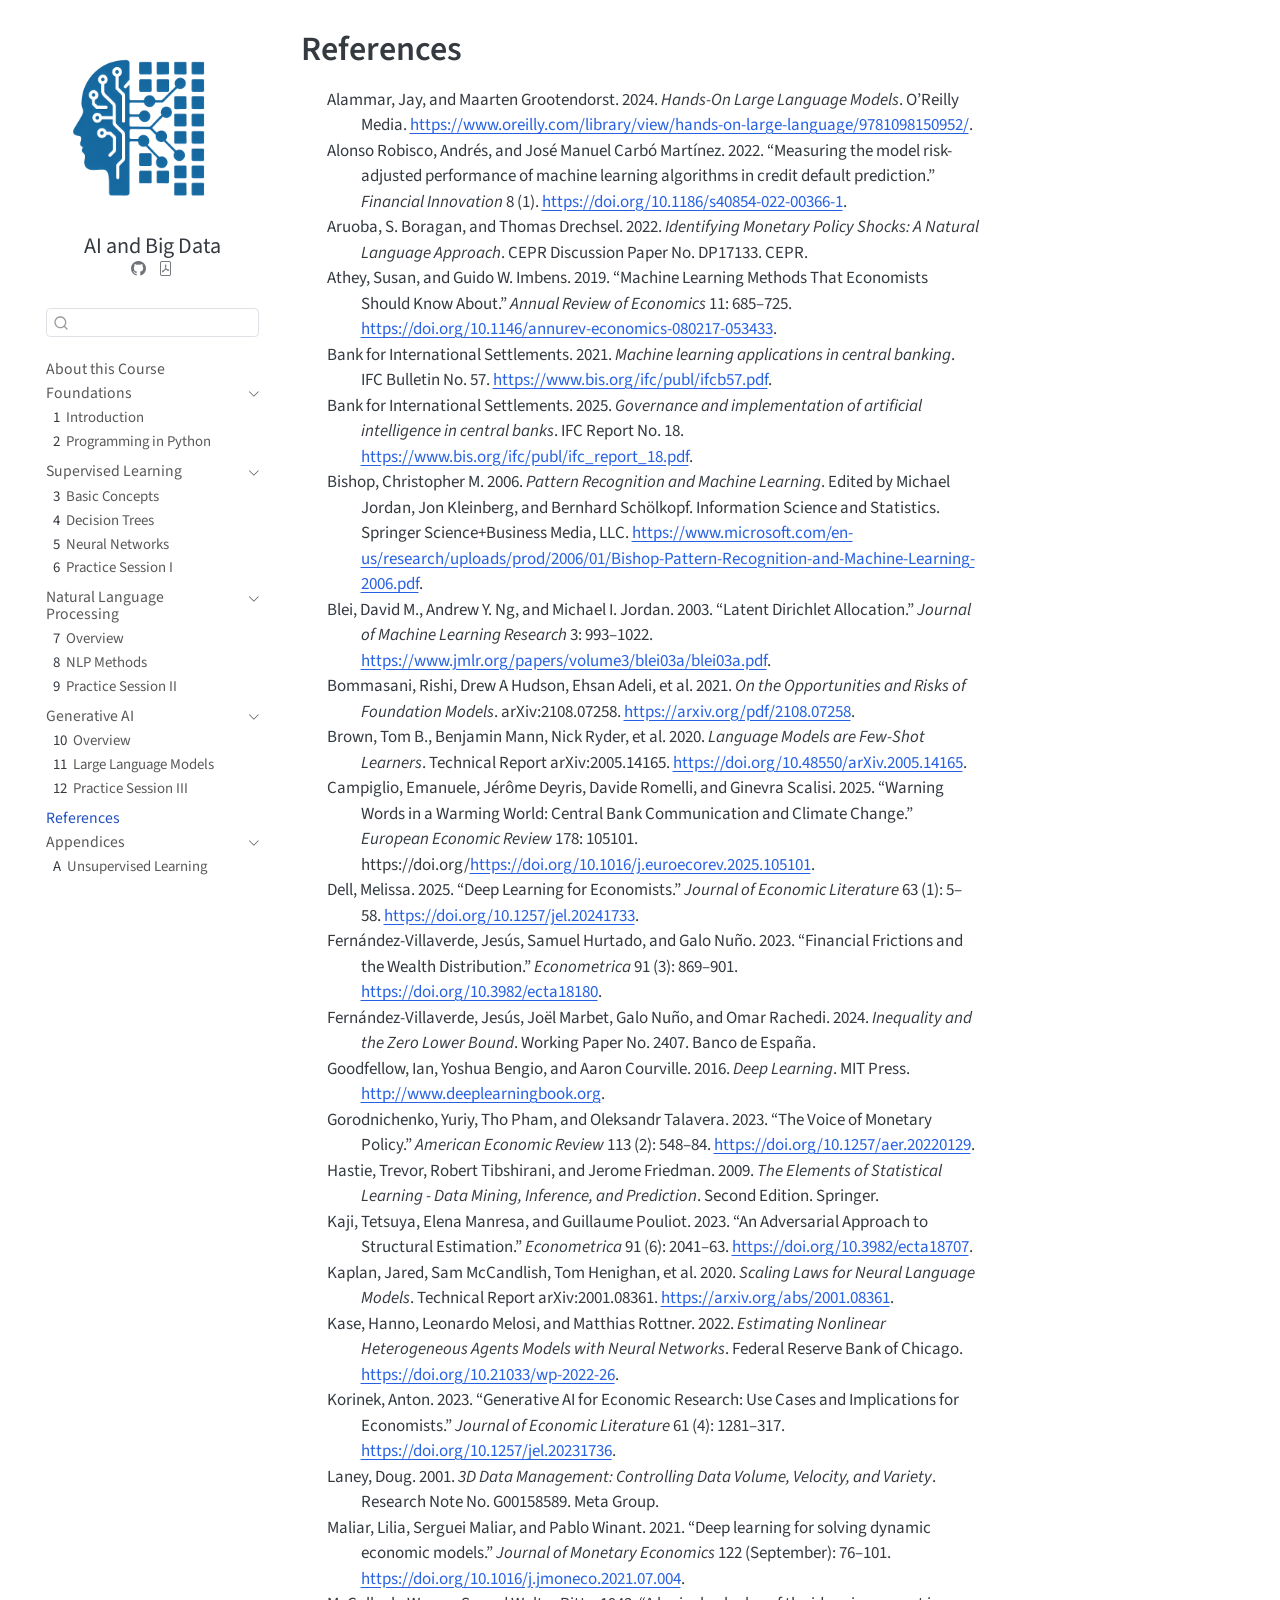
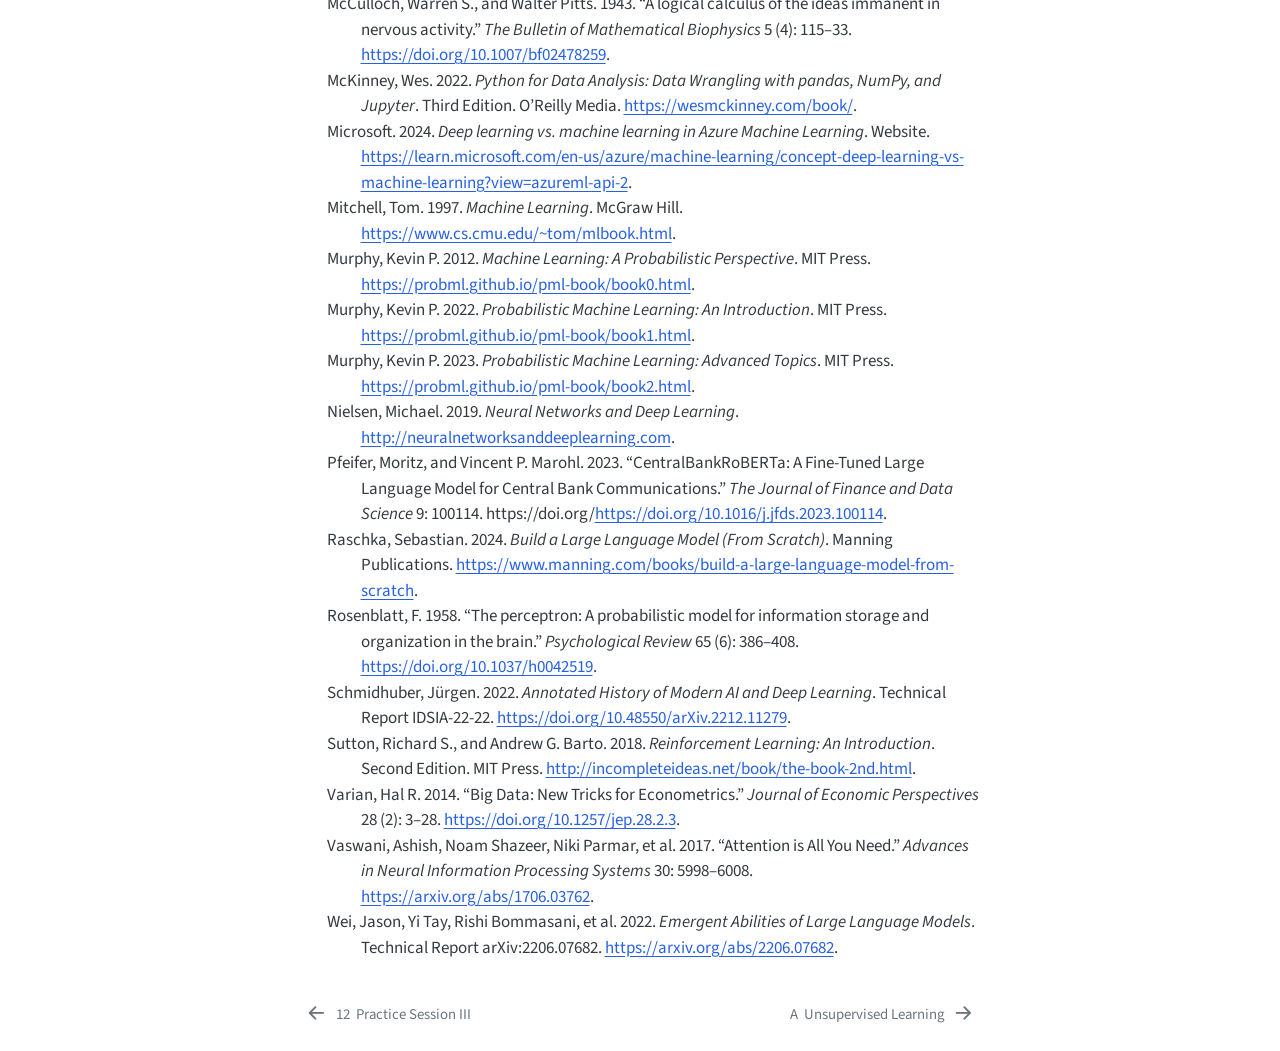
<file: references.html>
<!DOCTYPE html>
<html xmlns="http://www.w3.org/1999/xhtml" lang="en" xml:lang="en"><head>

<meta charset="utf-8">
<meta name="generator" content="quarto-1.9.30">

<meta name="viewport" content="width=device-width, initial-scale=1.0, user-scalable=yes">


<title>References – Artificial Intelligence and Big Data</title>
<style>
/* Default styles provided by pandoc.
** See https://pandoc.org/MANUAL.html#variables-for-html for config info.
*/
code{white-space: pre-wrap;}
span.smallcaps{font-variant: small-caps;}
div.columns{display: flex; gap: min(4vw, 1.5em);}
div.column{flex: auto; overflow-x: auto;}
div.hanging-indent{margin-left: 1.5em; text-indent: -1.5em;}
ul.task-list{list-style: none;}
ul.task-list li input[type="checkbox"] {
  width: 0.8em;
  margin: 0 0.8em 0.2em -1em; /* quarto-specific, see https://github.com/quarto-dev/quarto-cli/issues/4556 */ 
  vertical-align: middle;
}
/* CSS for citations */
div.csl-bib-body { }
div.csl-entry {
  clear: both;
}
.hanging-indent div.csl-entry {
  margin-left:2em;
  text-indent:-2em;
}
div.csl-left-margin {
  min-width:2em;
  float:left;
}
div.csl-right-inline {
  margin-left:2em;
  padding-left:1em;
}
div.csl-indent {
  margin-left: 2em;
}</style>


<script src="site_libs/quarto-nav/quarto-nav.js"></script>
<script src="site_libs/quarto-nav/headroom.min.js"></script>
<script src="site_libs/clipboard/clipboard.min.js"></script>
<script src="site_libs/quarto-search/autocomplete.umd.js"></script>
<script src="site_libs/quarto-search/fuse.min.js"></script>
<script src="site_libs/quarto-search/quarto-search.js"></script>
<meta name="quarto:offset" content="./">
<link href="./appendix/unsupervised_learning.html" rel="next">
<link href="./generative_ai/practice_session_III.html" rel="prev">
<script src="site_libs/quarto-html/quarto.js" type="module"></script>
<script src="site_libs/quarto-html/tabsets/tabsets.js" type="module"></script>
<script src="site_libs/quarto-html/popper.min.js"></script>
<script src="site_libs/quarto-html/tippy.umd.min.js"></script>
<script src="site_libs/quarto-html/anchor.min.js"></script>
<link href="site_libs/quarto-html/tippy.css" rel="stylesheet">
<link href="site_libs/quarto-html/quarto-syntax-highlighting-b6a8276bf55561bdbc268162d41bd1f7.css" rel="stylesheet" id="quarto-text-highlighting-styles">
<script src="site_libs/bootstrap/bootstrap.min.js"></script>
<link href="site_libs/bootstrap/bootstrap-icons.css" rel="stylesheet">
<link href="site_libs/bootstrap/bootstrap-fc36a7dc8636c74dd87d83e9462854b0.min.css" rel="stylesheet" append-hash="true" id="quarto-bootstrap" data-mode="light">
<script id="quarto-search-options" type="application/json">{
  "location": "sidebar",
  "copy-button": false,
  "collapse-after": 3,
  "panel-placement": "start",
  "type": "textbox",
  "limit": 50,
  "keyboard-shortcut": [
    "f",
    "/",
    "s"
  ],
  "show-item-context": false,
  "language": {
    "search-no-results-text": "No results",
    "search-matching-documents-text": "matching documents",
    "search-copy-link-title": "Copy link to search",
    "search-hide-matches-text": "Hide additional matches",
    "search-more-match-text": "more match in this document",
    "search-more-matches-text": "more matches in this document",
    "search-clear-button-title": "Clear",
    "search-text-placeholder": "",
    "search-detached-cancel-button-title": "Cancel",
    "search-submit-button-title": "Submit",
    "search-label": "Search"
  }
}</script>


</head>

<body class="nav-sidebar floating quarto-light">

<div id="quarto-search-results"></div>
  <header id="quarto-header" class="headroom fixed-top">
  <nav class="quarto-secondary-nav">
    <div class="container-fluid d-flex">
      <button type="button" class="quarto-btn-toggle btn" data-bs-toggle="collapse" role="button" data-bs-target=".quarto-sidebar-collapse-item" aria-controls="quarto-sidebar" aria-expanded="false" aria-label="Toggle sidebar navigation" onclick="if (window.quartoToggleHeadroom) { window.quartoToggleHeadroom(); }">
        <i class="bi bi-layout-text-sidebar-reverse"></i>
      </button>
        <nav class="quarto-page-breadcrumbs" aria-label="breadcrumb"><ol class="breadcrumb"><li class="breadcrumb-item"><a href="./references.html">References</a></li></ol></nav>
        <a class="flex-grow-1" role="navigation" data-bs-toggle="collapse" data-bs-target=".quarto-sidebar-collapse-item" aria-controls="quarto-sidebar" aria-expanded="false" aria-label="Toggle sidebar navigation" onclick="if (window.quartoToggleHeadroom) { window.quartoToggleHeadroom(); }">      
        </a>
      <button type="button" class="btn quarto-search-button" aria-label="Search" onclick="window.quartoOpenSearch();">
        <i class="bi bi-search"></i>
      </button>
    </div>
  </nav>
</header>
<!-- content -->
<div id="quarto-content" class="quarto-container page-columns page-rows-contents page-layout-article">
<!-- sidebar -->
  <nav id="quarto-sidebar" class="sidebar collapse collapse-horizontal quarto-sidebar-collapse-item sidebar-navigation floating overflow-auto">
    <div class="pt-lg-2 mt-2 text-left sidebar-header sidebar-header-stacked">
      <a href="./index.html" class="sidebar-logo-link">
      <img src="./logo.png" alt="" class="sidebar-logo light-content py-0 d-lg-inline d-none">
      <img src="./logo.png" alt="" class="sidebar-logo dark-content py-0 d-lg-inline d-none">
      </a>
    <div class="sidebar-title mb-0 py-0">
      <a href="./">AI and Big Data</a> 
        <div class="sidebar-tools-main">
    <a href="https://github.com/jmarbet/ai-big-data-course" title="" class="quarto-navigation-tool px-1" aria-label=""><i class="bi bi-github"></i></a>
    <a href="./Artificial-Intelligence-and-Big-Data.pdf" title="Download PDF" class="quarto-navigation-tool px-1" aria-label="Download PDF"><i class="bi bi-file-pdf"></i></a>
</div>
    </div>
      </div>
        <div class="mt-2 flex-shrink-0 align-items-center">
        <div class="sidebar-search">
        <div id="quarto-search" class="" title="Search"></div>
        </div>
        </div>
    <div class="sidebar-menu-container"> 
    <ul class="list-unstyled mt-1">
        <li class="sidebar-item">
  <div class="sidebar-item-container"> 
  <a href="./index.html" class="sidebar-item-text sidebar-link">
 <span class="menu-text">About this Course</span></a>
  </div>
</li>
        <li class="sidebar-item sidebar-item-section">
      <div class="sidebar-item-container"> 
            <a class="sidebar-item-text sidebar-link text-start" data-bs-toggle="collapse" data-bs-target="#quarto-sidebar-section-1" role="navigation" aria-expanded="true">
 <span class="menu-text">Foundations</span></a>
          <a class="sidebar-item-toggle text-start" data-bs-toggle="collapse" data-bs-target="#quarto-sidebar-section-1" role="navigation" aria-expanded="true" aria-label="Toggle section">
            <i class="bi bi-chevron-right ms-2"></i>
          </a> 
      </div>
      <ul id="quarto-sidebar-section-1" class="collapse list-unstyled sidebar-section depth1 show">  
          <li class="sidebar-item">
  <div class="sidebar-item-container"> 
  <a href="./foundations/intro_ai.html" class="sidebar-item-text sidebar-link">
 <span class="menu-text"><span class="chapter-number">1</span>&nbsp; <span class="chapter-title">Introduction</span></span></a>
  </div>
</li>
          <li class="sidebar-item">
  <div class="sidebar-item-container"> 
  <a href="./foundations/intro_python.html" class="sidebar-item-text sidebar-link">
 <span class="menu-text"><span class="chapter-number">2</span>&nbsp; <span class="chapter-title">Programming in Python</span></span></a>
  </div>
</li>
      </ul>
  </li>
        <li class="sidebar-item sidebar-item-section">
      <div class="sidebar-item-container"> 
            <a class="sidebar-item-text sidebar-link text-start" data-bs-toggle="collapse" data-bs-target="#quarto-sidebar-section-2" role="navigation" aria-expanded="true">
 <span class="menu-text">Supervised Learning</span></a>
          <a class="sidebar-item-toggle text-start" data-bs-toggle="collapse" data-bs-target="#quarto-sidebar-section-2" role="navigation" aria-expanded="true" aria-label="Toggle section">
            <i class="bi bi-chevron-right ms-2"></i>
          </a> 
      </div>
      <ul id="quarto-sidebar-section-2" class="collapse list-unstyled sidebar-section depth1 show">  
          <li class="sidebar-item">
  <div class="sidebar-item-container"> 
  <a href="./supervised_learning/intro_supervised_learning.html" class="sidebar-item-text sidebar-link">
 <span class="menu-text"><span class="chapter-number">3</span>&nbsp; <span class="chapter-title">Basic Concepts</span></span></a>
  </div>
</li>
          <li class="sidebar-item">
  <div class="sidebar-item-container"> 
  <a href="./supervised_learning/method_decision_trees.html" class="sidebar-item-text sidebar-link">
 <span class="menu-text"><span class="chapter-number">4</span>&nbsp; <span class="chapter-title">Decision Trees</span></span></a>
  </div>
</li>
          <li class="sidebar-item">
  <div class="sidebar-item-container"> 
  <a href="./supervised_learning/method_neural_networks.html" class="sidebar-item-text sidebar-link">
 <span class="menu-text"><span class="chapter-number">5</span>&nbsp; <span class="chapter-title">Neural Networks</span></span></a>
  </div>
</li>
          <li class="sidebar-item">
  <div class="sidebar-item-container"> 
  <a href="./supervised_learning/practice_session_I.html" class="sidebar-item-text sidebar-link">
 <span class="menu-text"><span class="chapter-number">6</span>&nbsp; <span class="chapter-title">Practice Session I</span></span></a>
  </div>
</li>
      </ul>
  </li>
        <li class="sidebar-item sidebar-item-section">
      <div class="sidebar-item-container"> 
            <a class="sidebar-item-text sidebar-link text-start" data-bs-toggle="collapse" data-bs-target="#quarto-sidebar-section-3" role="navigation" aria-expanded="true">
 <span class="menu-text">Natural Language Processing</span></a>
          <a class="sidebar-item-toggle text-start" data-bs-toggle="collapse" data-bs-target="#quarto-sidebar-section-3" role="navigation" aria-expanded="true" aria-label="Toggle section">
            <i class="bi bi-chevron-right ms-2"></i>
          </a> 
      </div>
      <ul id="quarto-sidebar-section-3" class="collapse list-unstyled sidebar-section depth1 show">  
          <li class="sidebar-item">
  <div class="sidebar-item-container"> 
  <a href="./nlp/intro_nlp.html" class="sidebar-item-text sidebar-link">
 <span class="menu-text"><span class="chapter-number">7</span>&nbsp; <span class="chapter-title">Overview</span></span></a>
  </div>
</li>
          <li class="sidebar-item">
  <div class="sidebar-item-container"> 
  <a href="./nlp/nlp_methods.html" class="sidebar-item-text sidebar-link">
 <span class="menu-text"><span class="chapter-number">8</span>&nbsp; <span class="chapter-title">NLP Methods</span></span></a>
  </div>
</li>
          <li class="sidebar-item">
  <div class="sidebar-item-container"> 
  <a href="./nlp/practice_session_II.html" class="sidebar-item-text sidebar-link">
 <span class="menu-text"><span class="chapter-number">9</span>&nbsp; <span class="chapter-title">Practice Session II</span></span></a>
  </div>
</li>
      </ul>
  </li>
        <li class="sidebar-item sidebar-item-section">
      <div class="sidebar-item-container"> 
            <a class="sidebar-item-text sidebar-link text-start" data-bs-toggle="collapse" data-bs-target="#quarto-sidebar-section-4" role="navigation" aria-expanded="true">
 <span class="menu-text">Generative AI</span></a>
          <a class="sidebar-item-toggle text-start" data-bs-toggle="collapse" data-bs-target="#quarto-sidebar-section-4" role="navigation" aria-expanded="true" aria-label="Toggle section">
            <i class="bi bi-chevron-right ms-2"></i>
          </a> 
      </div>
      <ul id="quarto-sidebar-section-4" class="collapse list-unstyled sidebar-section depth1 show">  
          <li class="sidebar-item">
  <div class="sidebar-item-container"> 
  <a href="./generative_ai/intro_generative_ai.html" class="sidebar-item-text sidebar-link">
 <span class="menu-text"><span class="chapter-number">10</span>&nbsp; <span class="chapter-title">Overview</span></span></a>
  </div>
</li>
          <li class="sidebar-item">
  <div class="sidebar-item-container"> 
  <a href="./generative_ai/large_language_models.html" class="sidebar-item-text sidebar-link">
 <span class="menu-text"><span class="chapter-number">11</span>&nbsp; <span class="chapter-title">Large Language Models</span></span></a>
  </div>
</li>
          <li class="sidebar-item">
  <div class="sidebar-item-container"> 
  <a href="./generative_ai/practice_session_III.html" class="sidebar-item-text sidebar-link">
 <span class="menu-text"><span class="chapter-number">12</span>&nbsp; <span class="chapter-title">Practice Session III</span></span></a>
  </div>
</li>
      </ul>
  </li>
        <li class="sidebar-item">
  <div class="sidebar-item-container"> 
  <a href="./references.html" class="sidebar-item-text sidebar-link active">
 <span class="menu-text">References</span></a>
  </div>
</li>
        <li class="sidebar-item sidebar-item-section">
      <div class="sidebar-item-container"> 
            <a class="sidebar-item-text sidebar-link text-start" data-bs-toggle="collapse" data-bs-target="#quarto-sidebar-section-5" role="navigation" aria-expanded="true">
 <span class="menu-text">Appendices</span></a>
          <a class="sidebar-item-toggle text-start" data-bs-toggle="collapse" data-bs-target="#quarto-sidebar-section-5" role="navigation" aria-expanded="true" aria-label="Toggle section">
            <i class="bi bi-chevron-right ms-2"></i>
          </a> 
      </div>
      <ul id="quarto-sidebar-section-5" class="collapse list-unstyled sidebar-section depth1 show">  
          <li class="sidebar-item">
  <div class="sidebar-item-container"> 
  <a href="./appendix/unsupervised_learning.html" class="sidebar-item-text sidebar-link">
 <span class="menu-text"><span class="chapter-number">A</span>&nbsp; <span class="chapter-title">Unsupervised Learning</span></span></a>
  </div>
</li>
      </ul>
  </li>
    </ul>
    </div>
</nav>
<div id="quarto-sidebar-glass" class="quarto-sidebar-collapse-item" data-bs-toggle="collapse" data-bs-target=".quarto-sidebar-collapse-item"></div>
<!-- margin-sidebar -->
    <div id="quarto-margin-sidebar" class="sidebar margin-sidebar zindex-bottom">
        
    </div>
<!-- main -->
<main class="content" id="quarto-document-content">

<header id="title-block-header" class="quarto-title-block default">
<div class="quarto-title">
<h1 class="title">References</h1>
</div>



<div class="quarto-title-meta">

    
  
    
  </div>
  


</header>


<div id="refs" class="references csl-bib-body hanging-indent" role="list">
<div id="ref-Alammar2024" class="csl-entry" role="listitem">
Alammar, Jay, and Maarten Grootendorst. 2024. <em><span>Hands-On Large
Language Models</span></em>. O’Reilly Media. <a href="https://www.oreilly.com/library/view/hands-on-large-language/9781098150952/">https://www.oreilly.com/library/view/hands-on-large-language/9781098150952/</a>.
</div>
<div id="ref-AlonsoRobisco2022" class="csl-entry" role="listitem">
Alonso Robisco, Andrés, and José Manuel Carbó Martínez. 2022.
<span>“<span class="nocase">Measuring the model risk-adjusted
performance of machine learning algorithms in credit default
prediction</span>.”</span> <em>Financial Innovation</em> 8 (1). <a href="https://doi.org/10.1186/s40854-022-00366-1">https://doi.org/10.1186/s40854-022-00366-1</a>.
</div>
<div id="ref-Aruoba2022" class="csl-entry" role="listitem">
Aruoba, S. Boragan, and Thomas Drechsel. 2022. <em><span>Identifying
Monetary Policy Shocks: A Natural Language Approach</span></em>. CEPR
Discussion Paper No. DP17133. CEPR.
</div>
<div id="ref-Athey2019" class="csl-entry" role="listitem">
Athey, Susan, and Guido W. Imbens. 2019. <span>“<span>Machine Learning
Methods That Economists Should Know About</span>.”</span> <em>Annual
Review of Economics</em> 11: 685–725. <a href="https://doi.org/10.1146/annurev-economics-080217-053433">https://doi.org/10.1146/annurev-economics-080217-053433</a>.
</div>
<div id="ref-BIS2021e" class="csl-entry" role="listitem">
Bank for International Settlements. 2021. <em><span class="nocase">Machine learning applications in central
banking</span></em>. IFC Bulletin No. 57. <a href="https://www.bis.org/ifc/publ/ifcb57.pdf">https://www.bis.org/ifc/publ/ifcb57.pdf</a>.
</div>
<div id="ref-BIS2025" class="csl-entry" role="listitem">
Bank for International Settlements. 2025. <em><span class="nocase">Governance and implementation of artificial intelligence
in central banks</span></em>. IFC Report No. 18. <a href="https://www.bis.org/ifc/publ/ifc_report_18.pdf">https://www.bis.org/ifc/publ/ifc_report_18.pdf</a>.
</div>
<div id="ref-Bishop2006" class="csl-entry" role="listitem">
Bishop, Christopher M. 2006. <em><span class="nocase">Pattern
Recognition and Machine Learning</span></em>. Edited by Michael Jordan,
Jon Kleinberg, and Bernhard Schölkopf. Information Science and
Statistics. Springer Science+Business Media, LLC. <a href="https://www.microsoft.com/en-us/research/uploads/prod/2006/01/Bishop-Pattern-Recognition-and-Machine-Learning-2006.pdf">https://www.microsoft.com/en-us/research/uploads/prod/2006/01/Bishop-Pattern-Recognition-and-Machine-Learning-2006.pdf</a>.
</div>
<div id="ref-Blei2003" class="csl-entry" role="listitem">
Blei, David M., Andrew Y. Ng, and Michael I. Jordan. 2003.
<span>“<span>Latent Dirichlet Allocation</span>.”</span> <em>Journal of
Machine Learning Research</em> 3: 993–1022. <a href="https://www.jmlr.org/papers/volume3/blei03a/blei03a.pdf">https://www.jmlr.org/papers/volume3/blei03a/blei03a.pdf</a>.
</div>
<div id="ref-Bommasani2021" class="csl-entry" role="listitem">
Bommasani, Rishi, Drew A Hudson, Ehsan Adeli, et al. 2021. <em><span class="nocase">On the Opportunities and Risks of Foundation
Models</span></em>. arXiv:2108.07258. <a href="https://arxiv.org/pdf/2108.07258">https://arxiv.org/pdf/2108.07258</a>.
</div>
<div id="ref-Brown2020" class="csl-entry" role="listitem">
Brown, Tom B., Benjamin Mann, Nick Ryder, et al. 2020. <em><span class="nocase">Language Models are Few-Shot Learners</span></em>.
Technical Report arXiv:2005.14165. <a href="https://doi.org/10.48550/arXiv.2005.14165">https://doi.org/10.48550/arXiv.2005.14165</a>.
</div>
<div id="ref-Campiglio2025" class="csl-entry" role="listitem">
Campiglio, Emanuele, Jérôme Deyris, Davide Romelli, and Ginevra Scalisi.
2025. <span>“Warning Words in a Warming World: Central Bank
Communication and Climate Change.”</span> <em>European Economic
Review</em> 178: 105101. https://doi.org/<a href="https://doi.org/10.1016/j.euroecorev.2025.105101">https://doi.org/10.1016/j.euroecorev.2025.105101</a>.
</div>
<div id="ref-Dell2025" class="csl-entry" role="listitem">
Dell, Melissa. 2025. <span>“<span class="nocase">Deep Learning for
Economists</span>.”</span> <em>Journal of Economic Literature</em> 63
(1): 5–58. <a href="https://doi.org/10.1257/jel.20241733">https://doi.org/10.1257/jel.20241733</a>.
</div>
<div id="ref-FernandezVillaverde2023" class="csl-entry" role="listitem">
Fernández-Villaverde, Jesús, Samuel Hurtado, and Galo Nuño. 2023.
<span>“<span class="nocase">Financial Frictions and the Wealth
Distribution</span>.”</span> <em>Econometrica</em> 91 (3): 869–901. <a href="https://doi.org/10.3982/ecta18180">https://doi.org/10.3982/ecta18180</a>.
</div>
<div id="ref-FernandezVillaverde2024" class="csl-entry" role="listitem">
Fernández-Villaverde, Jesús, Joël Marbet, Galo Nuño, and Omar Rachedi.
2024. <em><span class="nocase">Inequality and the Zero Lower
Bound</span></em>. Working Paper No. 2407. Banco de España.
</div>
<div id="ref-Goodfellow2016" class="csl-entry" role="listitem">
Goodfellow, Ian, Yoshua Bengio, and Aaron Courville. 2016.
<em><span>Deep Learning</span></em>. MIT Press. <a href="http://www.deeplearningbook.org">http://www.deeplearningbook.org</a>.
</div>
<div id="ref-Gorodnichenko2023" class="csl-entry" role="listitem">
Gorodnichenko, Yuriy, Tho Pham, and Oleksandr Talavera. 2023.
<span>“<span class="nocase">The Voice of Monetary Policy</span>.”</span>
<em>American Economic Review</em> 113 (2): 548–84. <a href="https://doi.org/10.1257/aer.20220129">https://doi.org/10.1257/aer.20220129</a>.
</div>
<div id="ref-Hastie2009" class="csl-entry" role="listitem">
Hastie, Trevor, Robert Tibshirani, and Jerome Friedman. 2009. <em><span class="nocase">The Elements of Statistical Learning - Data Mining,
Inference, and Prediction</span></em>. Second Edition. Springer.
</div>
<div id="ref-Kaji2023" class="csl-entry" role="listitem">
Kaji, Tetsuya, Elena Manresa, and Guillaume Pouliot. 2023. <span>“<span class="nocase">An Adversarial Approach to Structural
Estimation</span>.”</span> <em>Econometrica</em> 91 (6): 2041–63. <a href="https://doi.org/10.3982/ecta18707">https://doi.org/10.3982/ecta18707</a>.
</div>
<div id="ref-Kaplan2020" class="csl-entry" role="listitem">
Kaplan, Jared, Sam McCandlish, Tom Henighan, et al. 2020. <em><span class="nocase">Scaling Laws for Neural Language Models</span></em>.
Technical Report arXiv:2001.08361. <a href="https://arxiv.org/abs/2001.08361">https://arxiv.org/abs/2001.08361</a>.
</div>
<div id="ref-Kase2022" class="csl-entry" role="listitem">
Kase, Hanno, Leonardo Melosi, and Matthias Rottner. 2022. <em><span class="nocase">Estimating Nonlinear Heterogeneous Agents Models with
Neural Networks</span></em>. Federal Reserve Bank of Chicago. <a href="https://doi.org/10.21033/wp-2022-26">https://doi.org/10.21033/wp-2022-26</a>.
</div>
<div id="ref-Korinek2023" class="csl-entry" role="listitem">
Korinek, Anton. 2023. <span>“<span class="nocase">Generative AI for
Economic Research: Use Cases and Implications for
Economists</span>.”</span> <em>Journal of Economic Literature</em> 61
(4): 1281–317. <a href="https://doi.org/10.1257/jel.20231736">https://doi.org/10.1257/jel.20231736</a>.
</div>
<div id="ref-Laney2001" class="csl-entry" role="listitem">
Laney, Doug. 2001. <em><span class="nocase">3D Data Management:
Controlling Data Volume, Velocity, and Variety</span></em>. Research
Note No. G00158589. Meta Group.
</div>
<div id="ref-Maliar2021" class="csl-entry" role="listitem">
Maliar, Lilia, Serguei Maliar, and Pablo Winant. 2021. <span>“<span class="nocase">Deep learning for solving dynamic economic
models.</span>”</span> <em>Journal of Monetary Economics</em> 122
(September): 76–101. <a href="https://doi.org/10.1016/j.jmoneco.2021.07.004">https://doi.org/10.1016/j.jmoneco.2021.07.004</a>.
</div>
<div id="ref-McCulloch1943" class="csl-entry" role="listitem">
McCulloch, Warren S., and Walter Pitts. 1943. <span>“<span class="nocase">A logical calculus of the ideas immanent in nervous
activity</span>.”</span> <em>The Bulletin of Mathematical
Biophysics</em> 5 (4): 115–33. <a href="https://doi.org/10.1007/bf02478259">https://doi.org/10.1007/bf02478259</a>.
</div>
<div id="ref-McKinney2022" class="csl-entry" role="listitem">
McKinney, Wes. 2022. <em><span class="nocase">Python for Data Analysis:
Data Wrangling with pandas, NumPy, and Jupyter</span></em>. Third
Edition. O’Reilly Media. <a href="https://wesmckinney.com/book/">https://wesmckinney.com/book/</a>.
</div>
<div id="ref-Microsoft2024" class="csl-entry" role="listitem">
Microsoft. 2024. <em><span class="nocase">Deep learning vs. machine
learning in Azure Machine Learning</span></em>. Website. <a href="https://learn.microsoft.com/en-us/azure/machine-learning/concept-deep-learning-vs-machine-learning?view=azureml-api-2">https://learn.microsoft.com/en-us/azure/machine-learning/concept-deep-learning-vs-machine-learning?view=azureml-api-2</a>.
</div>
<div id="ref-Mitchell1997" class="csl-entry" role="listitem">
Mitchell, Tom. 1997. <em><span>Machine Learning</span></em>. McGraw
Hill. <a href="https://www.cs.cmu.edu/~tom/mlbook.html">https://www.cs.cmu.edu/~tom/mlbook.html</a>.
</div>
<div id="ref-Murphy2012" class="csl-entry" role="listitem">
Murphy, Kevin P. 2012. <em><span>Machine Learning: A Probabilistic
Perspective</span></em>. MIT Press. <a href="https://probml.github.io/pml-book/book0.html">https://probml.github.io/pml-book/book0.html</a>.
</div>
<div id="ref-Murphy2022" class="csl-entry" role="listitem">
Murphy, Kevin P. 2022. <em><span>Probabilistic Machine Learning: An
Introduction</span></em>. MIT Press. <a href="https://probml.github.io/pml-book/book1.html">https://probml.github.io/pml-book/book1.html</a>.
</div>
<div id="ref-Murphy2023" class="csl-entry" role="listitem">
Murphy, Kevin P. 2023. <em><span>Probabilistic Machine Learning:
Advanced Topics</span></em>. MIT Press. <a href="https://probml.github.io/pml-book/book2.html">https://probml.github.io/pml-book/book2.html</a>.
</div>
<div id="ref-Nielsen2019" class="csl-entry" role="listitem">
Nielsen, Michael. 2019. <em><span class="nocase">Neural Networks and
Deep Learning</span></em>. <a href="http://neuralnetworksanddeeplearning.com">http://neuralnetworksanddeeplearning.com</a>.
</div>
<div id="ref-Pfeifer2023" class="csl-entry" role="listitem">
Pfeifer, Moritz, and Vincent P. Marohl. 2023. <span>“CentralBankRoBERTa:
A Fine-Tuned Large Language Model for Central Bank
Communications.”</span> <em>The Journal of Finance and Data Science</em>
9: 100114. https://doi.org/<a href="https://doi.org/10.1016/j.jfds.2023.100114">https://doi.org/10.1016/j.jfds.2023.100114</a>.
</div>
<div id="ref-Raschka2024" class="csl-entry" role="listitem">
Raschka, Sebastian. 2024. <em><span class="nocase">Build a Large
Language Model (From Scratch)</span></em>. Manning Publications. <a href="https://www.manning.com/books/build-a-large-language-model-from-scratch">https://www.manning.com/books/build-a-large-language-model-from-scratch</a>.
</div>
<div id="ref-Rosenblatt1958" class="csl-entry" role="listitem">
Rosenblatt, F. 1958. <span>“<span class="nocase">The perceptron: A
probabilistic model for information storage and organization in the
brain.</span>”</span> <em>Psychological Review</em> 65 (6): 386–408. <a href="https://doi.org/10.1037/h0042519">https://doi.org/10.1037/h0042519</a>.
</div>
<div id="ref-Schmidhuber2022" class="csl-entry" role="listitem">
Schmidhuber, Jürgen. 2022. <em><span class="nocase">Annotated History of
Modern AI and Deep Learning</span></em>. Technical Report IDSIA-22-22.
<a href="https://doi.org/10.48550/arXiv.2212.11279">https://doi.org/10.48550/arXiv.2212.11279</a>.
</div>
<div id="ref-Sutton2018" class="csl-entry" role="listitem">
Sutton, Richard S., and Andrew G. Barto. 2018. <em><span>Reinforcement
Learning: An Introduction</span></em>. Second Edition. MIT Press. <a href="http://incompleteideas.net/book/the-book-2nd.html">http://incompleteideas.net/book/the-book-2nd.html</a>.
</div>
<div id="ref-Varian2014" class="csl-entry" role="listitem">
Varian, Hal R. 2014. <span>“<span class="nocase">Big Data: New Tricks
for Econometrics</span>.”</span> <em>Journal of Economic
Perspectives</em> 28 (2): 3–28. <a href="https://doi.org/10.1257/jep.28.2.3">https://doi.org/10.1257/jep.28.2.3</a>.
</div>
<div id="ref-Vaswani2017" class="csl-entry" role="listitem">
Vaswani, Ashish, Noam Shazeer, Niki Parmar, et al. 2017. <span>“<span class="nocase">Attention is All You Need</span>.”</span> <em>Advances in
Neural Information Processing Systems</em> 30: 5998–6008. <a href="https://arxiv.org/abs/1706.03762">https://arxiv.org/abs/1706.03762</a>.
</div>
<div id="ref-Wei2022" class="csl-entry" role="listitem">
Wei, Jason, Yi Tay, Rishi Bommasani, et al. 2022. <em><span class="nocase">Emergent Abilities of Large Language Models</span></em>.
Technical Report arXiv:2206.07682. <a href="https://arxiv.org/abs/2206.07682">https://arxiv.org/abs/2206.07682</a>.
</div>
</div>



</main> <!-- /main -->
<script id="quarto-html-after-body" type="application/javascript">
  window.document.addEventListener("DOMContentLoaded", function (event) {
    const icon = "";
    const anchorJS = new window.AnchorJS();
    anchorJS.options = {
      placement: 'right',
      icon: icon
    };
    anchorJS.add('.anchored');
    const isCodeAnnotation = (el) => {
      for (const clz of el.classList) {
        if (clz.startsWith('code-annotation-')) {                     
          return true;
        }
      }
      return false;
    }
    const onCopySuccess = function(e) {
      // button target
      const button = e.trigger;
      // don't keep focus
      button.blur();
      // flash "checked"
      button.classList.add('code-copy-button-checked');
      var currentTitle = button.getAttribute("title");
      button.setAttribute("title", "Copied!");
      let tooltip;
      if (window.bootstrap) {
        button.setAttribute("data-bs-toggle", "tooltip");
        button.setAttribute("data-bs-placement", "left");
        button.setAttribute("data-bs-title", "Copied!");
        tooltip = new bootstrap.Tooltip(button, 
          { trigger: "manual", 
            customClass: "code-copy-button-tooltip",
            offset: [0, -8]});
        tooltip.show();    
      }
      setTimeout(function() {
        if (tooltip) {
          tooltip.hide();
          button.removeAttribute("data-bs-title");
          button.removeAttribute("data-bs-toggle");
          button.removeAttribute("data-bs-placement");
        }
        button.setAttribute("title", currentTitle);
        button.classList.remove('code-copy-button-checked');
      }, 1000);
      // clear code selection
      e.clearSelection();
    }
    const getTextToCopy = function(trigger) {
      const outerScaffold = trigger.parentElement.cloneNode(true);
      const codeEl = outerScaffold.querySelector('code');
      for (const childEl of codeEl.children) {
        if (isCodeAnnotation(childEl)) {
          childEl.remove();
        }
      }
      return codeEl.innerText;
    }
    const clipboard = new window.ClipboardJS('.code-copy-button:not([data-in-quarto-modal])', {
      text: getTextToCopy
    });
    clipboard.on('success', onCopySuccess);
    if (window.document.getElementById('quarto-embedded-source-code-modal')) {
      const clipboardModal = new window.ClipboardJS('.code-copy-button[data-in-quarto-modal]', {
        text: getTextToCopy,
        container: window.document.getElementById('quarto-embedded-source-code-modal')
      });
      clipboardModal.on('success', onCopySuccess);
    }
      var localhostRegex = new RegExp(/^(?:http|https):\/\/localhost\:?[0-9]*\//);
      var mailtoRegex = new RegExp(/^mailto:/);
        var filterRegex = new RegExp('/' + window.location.host + '/');
      var isInternal = (href) => {
          return filterRegex.test(href) || localhostRegex.test(href) || mailtoRegex.test(href);
      }
      // Inspect non-navigation links and adorn them if external
     var links = window.document.querySelectorAll('a[href]:not(.nav-link):not(.navbar-brand):not(.toc-action):not(.sidebar-link):not(.sidebar-item-toggle):not(.pagination-link):not(.no-external):not([aria-hidden]):not(.dropdown-item):not(.quarto-navigation-tool):not(.about-link)');
      for (var i=0; i<links.length; i++) {
        const link = links[i];
        if (!isInternal(link.href)) {
          // undo the damage that might have been done by quarto-nav.js in the case of
          // links that we want to consider external
          if (link.dataset.originalHref !== undefined) {
            link.href = link.dataset.originalHref;
          }
        }
      }
    function tippyHover(el, contentFn, onTriggerFn, onUntriggerFn) {
      const config = {
        allowHTML: true,
        maxWidth: 500,
        delay: 100,
        arrow: false,
        appendTo: function(el) {
            return el.parentElement;
        },
        interactive: true,
        interactiveBorder: 10,
        theme: 'quarto',
        placement: 'bottom-start',
      };
      if (contentFn) {
        config.content = contentFn;
      }
      if (onTriggerFn) {
        config.onTrigger = onTriggerFn;
      }
      if (onUntriggerFn) {
        config.onUntrigger = onUntriggerFn;
      }
      window.tippy(el, config); 
    }
    const noterefs = window.document.querySelectorAll('a[role="doc-noteref"]');
    for (var i=0; i<noterefs.length; i++) {
      const ref = noterefs[i];
      tippyHover(ref, function() {
        // use id or data attribute instead here
        let href = ref.getAttribute('data-footnote-href') || ref.getAttribute('href');
        try { href = new URL(href).hash; } catch {}
        const id = href.replace(/^#\/?/, "");
        const note = window.document.getElementById(id);
        if (note) {
          return note.innerHTML;
        } else {
          return "";
        }
      });
    }
    const xrefs = window.document.querySelectorAll('a.quarto-xref');
    const processXRef = (id, note) => {
      // Strip column container classes
      const stripColumnClz = (el) => {
        el.classList.remove("page-full", "page-columns");
        if (el.children) {
          for (const child of el.children) {
            stripColumnClz(child);
          }
        }
      }
      stripColumnClz(note)
      if (id === null || id.startsWith('sec-')) {
        // Special case sections, only their first couple elements
        const container = document.createElement("div");
        if (note.children && note.children.length > 2) {
          container.appendChild(note.children[0].cloneNode(true));
          for (let i = 1; i < note.children.length; i++) {
            const child = note.children[i];
            if (child.tagName === "P" && child.innerText === "") {
              continue;
            } else {
              container.appendChild(child.cloneNode(true));
              break;
            }
          }
          if (window.Quarto?.typesetMath) {
            window.Quarto.typesetMath(container);
          }
          return container.innerHTML
        } else {
          if (window.Quarto?.typesetMath) {
            window.Quarto.typesetMath(note);
          }
          return note.innerHTML;
        }
      } else {
        // Remove any anchor links if they are present
        const anchorLink = note.querySelector('a.anchorjs-link');
        if (anchorLink) {
          anchorLink.remove();
        }
        if (window.Quarto?.typesetMath) {
          window.Quarto.typesetMath(note);
        }
        if (note.classList.contains("callout")) {
          return note.outerHTML;
        } else {
          return note.innerHTML;
        }
      }
    }
    for (var i=0; i<xrefs.length; i++) {
      const xref = xrefs[i];
      tippyHover(xref, undefined, function(instance) {
        instance.disable();
        let url = xref.getAttribute('href');
        let hash = undefined; 
        if (url.startsWith('#')) {
          hash = url;
        } else {
          try { hash = new URL(url).hash; } catch {}
        }
        if (hash) {
          const id = hash.replace(/^#\/?/, "");
          const note = window.document.getElementById(id);
          if (note !== null) {
            try {
              const html = processXRef(id, note.cloneNode(true));
              instance.setContent(html);
            } finally {
              instance.enable();
              instance.show();
            }
          } else {
            // See if we can fetch this
            fetch(url.split('#')[0])
            .then(res => res.text())
            .then(html => {
              const parser = new DOMParser();
              const htmlDoc = parser.parseFromString(html, "text/html");
              const note = htmlDoc.getElementById(id);
              if (note !== null) {
                const html = processXRef(id, note);
                instance.setContent(html);
              } 
            }).finally(() => {
              instance.enable();
              instance.show();
            });
          }
        } else {
          // See if we can fetch a full url (with no hash to target)
          // This is a special case and we should probably do some content thinning / targeting
          fetch(url)
          .then(res => res.text())
          .then(html => {
            const parser = new DOMParser();
            const htmlDoc = parser.parseFromString(html, "text/html");
            const note = htmlDoc.querySelector('main.content');
            if (note !== null) {
              // This should only happen for chapter cross references
              // (since there is no id in the URL)
              // remove the first header
              if (note.children.length > 0 && note.children[0].tagName === "HEADER") {
                note.children[0].remove();
              }
              const html = processXRef(null, note);
              instance.setContent(html);
            } 
          }).finally(() => {
            instance.enable();
            instance.show();
          });
        }
      }, function(instance) {
      });
    }
        let selectedAnnoteEl;
        const selectorForAnnotation = ( cell, annotation) => {
          let cellAttr = 'data-code-cell="' + cell + '"';
          let lineAttr = 'data-code-annotation="' +  annotation + '"';
          const selector = 'span[' + cellAttr + '][' + lineAttr + ']';
          return selector;
        }
        const selectCodeLines = (annoteEl) => {
          const doc = window.document;
          const targetCell = annoteEl.getAttribute("data-target-cell");
          const targetAnnotation = annoteEl.getAttribute("data-target-annotation");
          const annoteSpan = window.document.querySelector(selectorForAnnotation(targetCell, targetAnnotation));
          const lines = annoteSpan.getAttribute("data-code-lines").split(",");
          const lineIds = lines.map((line) => {
            return targetCell + "-" + line;
          })
          let top = null;
          let height = null;
          let parent = null;
          if (lineIds.length > 0) {
              //compute the position of the single el (top and bottom and make a div)
              const el = window.document.getElementById(lineIds[0]);
              top = el.offsetTop;
              height = el.offsetHeight;
              parent = el.parentElement.parentElement;
            if (lineIds.length > 1) {
              const lastEl = window.document.getElementById(lineIds[lineIds.length - 1]);
              const bottom = lastEl.offsetTop + lastEl.offsetHeight;
              height = bottom - top;
            }
            if (top !== null && height !== null && parent !== null) {
              // cook up a div (if necessary) and position it 
              let div = window.document.getElementById("code-annotation-line-highlight");
              if (div === null) {
                div = window.document.createElement("div");
                div.setAttribute("id", "code-annotation-line-highlight");
                div.style.position = 'absolute';
                parent.appendChild(div);
              }
              div.style.top = top - 2 + "px";
              div.style.height = height + 4 + "px";
              div.style.left = 0;
              let gutterDiv = window.document.getElementById("code-annotation-line-highlight-gutter");
              if (gutterDiv === null) {
                gutterDiv = window.document.createElement("div");
                gutterDiv.setAttribute("id", "code-annotation-line-highlight-gutter");
                gutterDiv.style.position = 'absolute';
                const codeCell = window.document.getElementById(targetCell);
                const gutter = codeCell.querySelector('.code-annotation-gutter');
                gutter.appendChild(gutterDiv);
              }
              gutterDiv.style.top = top - 2 + "px";
              gutterDiv.style.height = height + 4 + "px";
            }
            selectedAnnoteEl = annoteEl;
          }
        };
        const unselectCodeLines = () => {
          const elementsIds = ["code-annotation-line-highlight", "code-annotation-line-highlight-gutter"];
          elementsIds.forEach((elId) => {
            const div = window.document.getElementById(elId);
            if (div) {
              div.remove();
            }
          });
          selectedAnnoteEl = undefined;
        };
          // Handle positioning of the toggle
      window.addEventListener(
        "resize",
        throttle(() => {
          elRect = undefined;
          if (selectedAnnoteEl) {
            selectCodeLines(selectedAnnoteEl);
          }
        }, 10)
      );
      function throttle(fn, ms) {
      let throttle = false;
      let timer;
        return (...args) => {
          if(!throttle) { // first call gets through
              fn.apply(this, args);
              throttle = true;
          } else { // all the others get throttled
              if(timer) clearTimeout(timer); // cancel #2
              timer = setTimeout(() => {
                fn.apply(this, args);
                timer = throttle = false;
              }, ms);
          }
        };
      }
        // Attach click handler to the DT
        const annoteDls = window.document.querySelectorAll('dt[data-target-cell]');
        for (const annoteDlNode of annoteDls) {
          annoteDlNode.addEventListener('click', (event) => {
            const clickedEl = event.target;
            if (clickedEl !== selectedAnnoteEl) {
              unselectCodeLines();
              const activeEl = window.document.querySelector('dt[data-target-cell].code-annotation-active');
              if (activeEl) {
                activeEl.classList.remove('code-annotation-active');
              }
              selectCodeLines(clickedEl);
              clickedEl.classList.add('code-annotation-active');
            } else {
              // Unselect the line
              unselectCodeLines();
              clickedEl.classList.remove('code-annotation-active');
            }
          });
        }
    const findCites = (el) => {
      const parentEl = el.parentElement;
      if (parentEl) {
        const cites = parentEl.dataset.cites;
        if (cites) {
          return {
            el,
            cites: cites.split(' ')
          };
        } else {
          return findCites(el.parentElement)
        }
      } else {
        return undefined;
      }
    };
    var bibliorefs = window.document.querySelectorAll('a[role="doc-biblioref"]');
    for (var i=0; i<bibliorefs.length; i++) {
      const ref = bibliorefs[i];
      const citeInfo = findCites(ref);
      if (citeInfo) {
        tippyHover(citeInfo.el, function() {
          var popup = window.document.createElement('div');
          citeInfo.cites.forEach(function(cite) {
            var citeDiv = window.document.createElement('div');
            citeDiv.classList.add('hanging-indent');
            citeDiv.classList.add('csl-entry');
            var biblioDiv = window.document.getElementById('ref-' + cite);
            if (biblioDiv) {
              citeDiv.innerHTML = biblioDiv.innerHTML;
            }
            popup.appendChild(citeDiv);
          });
          return popup.innerHTML;
        });
      }
    }
  });
  </script>
<nav class="page-navigation">
  <div class="nav-page nav-page-previous">
      <a href="./generative_ai/practice_session_III.html" class="pagination-link" aria-label="Practice Session III">
        <i class="bi bi-arrow-left-short"></i> <span class="nav-page-text"><span class="chapter-number">12</span>&nbsp; <span class="chapter-title">Practice Session III</span></span>
      </a>          
  </div>
  <div class="nav-page nav-page-next">
      <a href="./appendix/unsupervised_learning.html" class="pagination-link" aria-label="Unsupervised Learning">
        <span class="nav-page-text"><span class="chapter-number">A</span>&nbsp; <span class="chapter-title">Unsupervised Learning</span></span> <i class="bi bi-arrow-right-short"></i>
      </a>
  </div>
</nav>
</div> <!-- /content -->




</body></html>
</file>
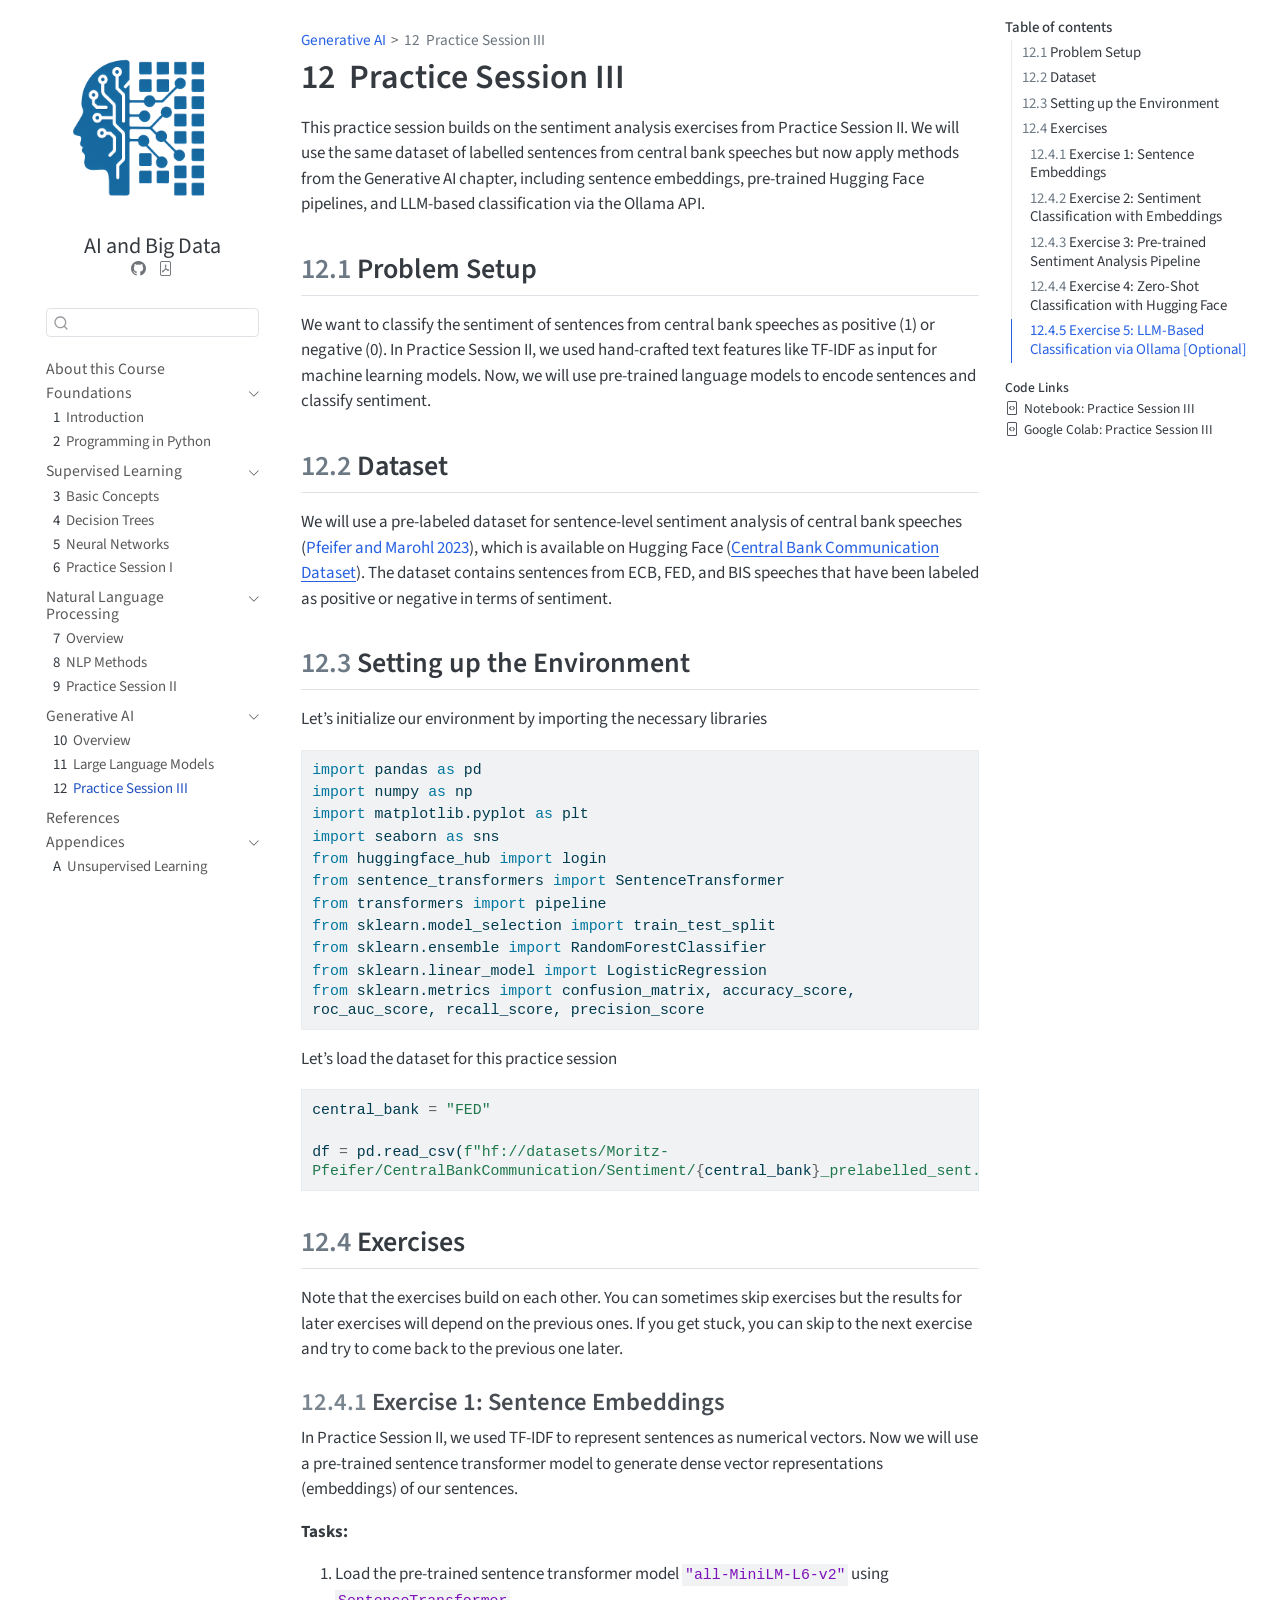
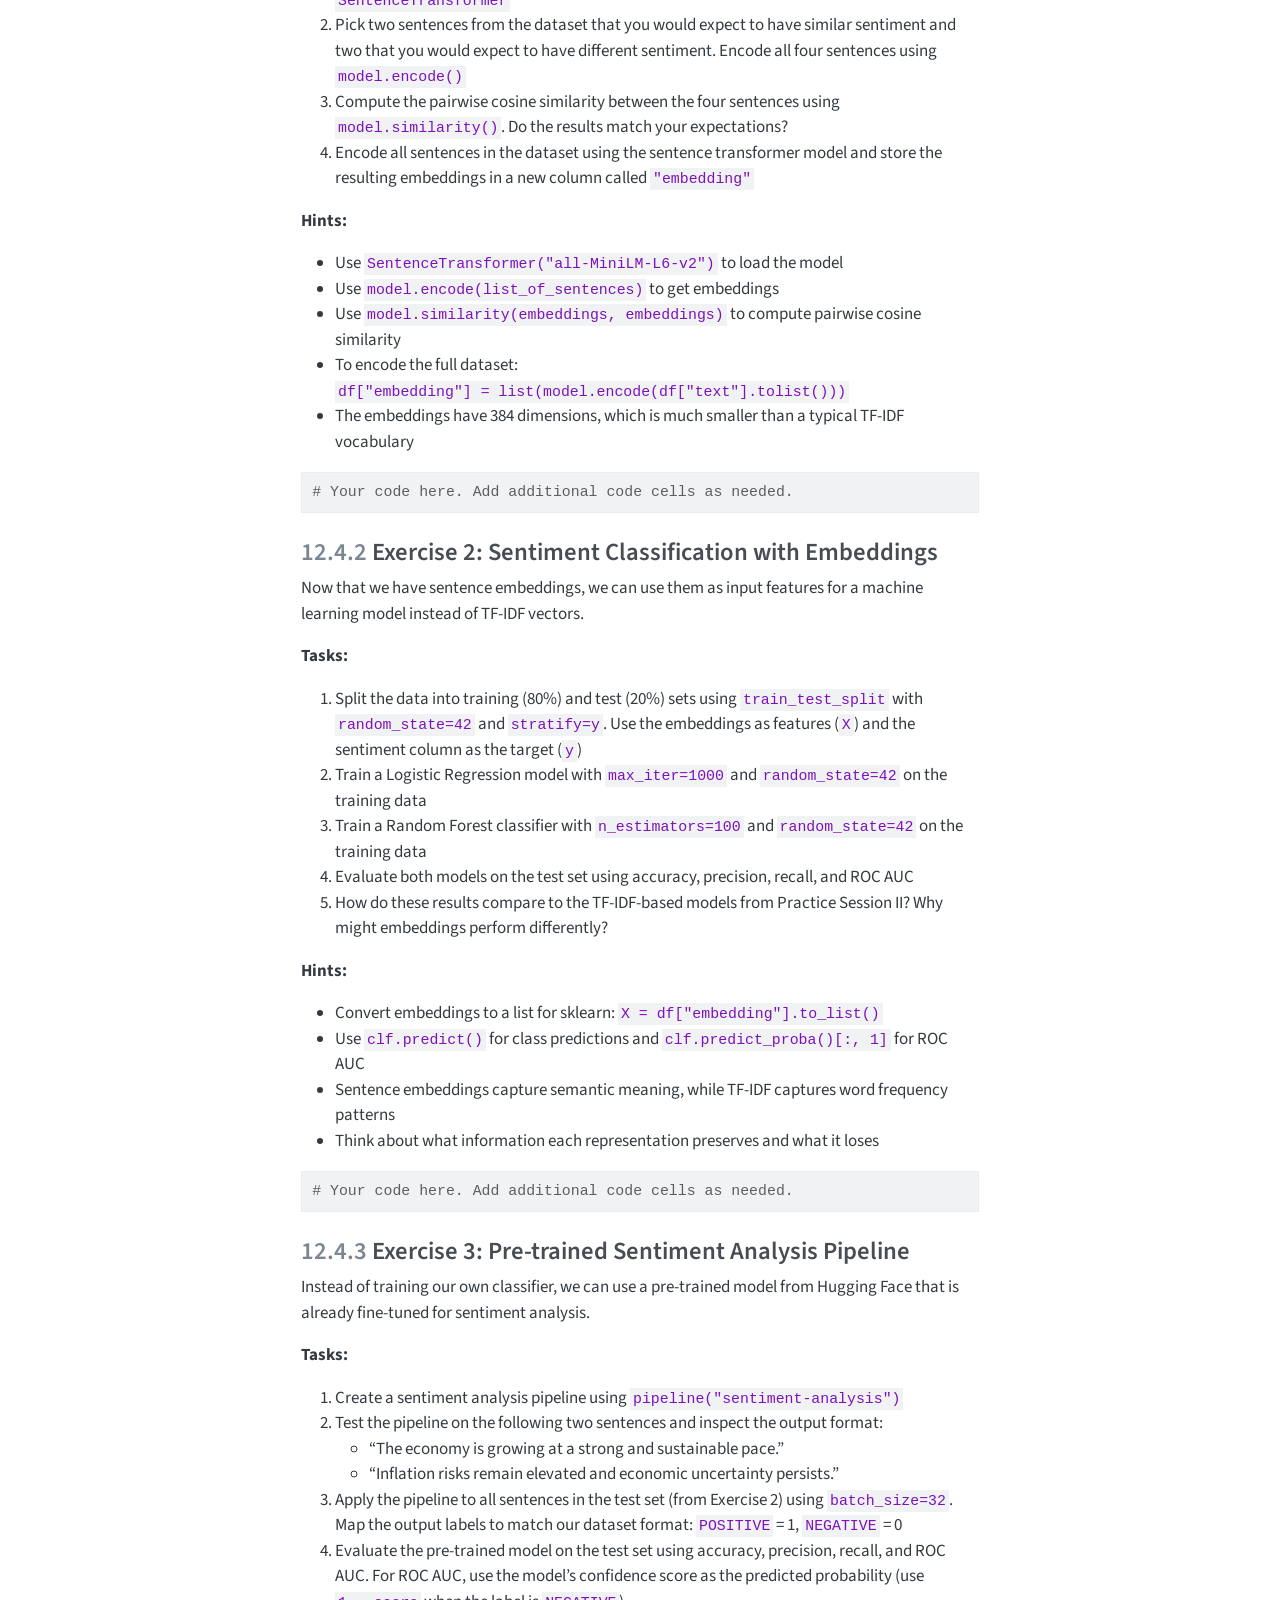
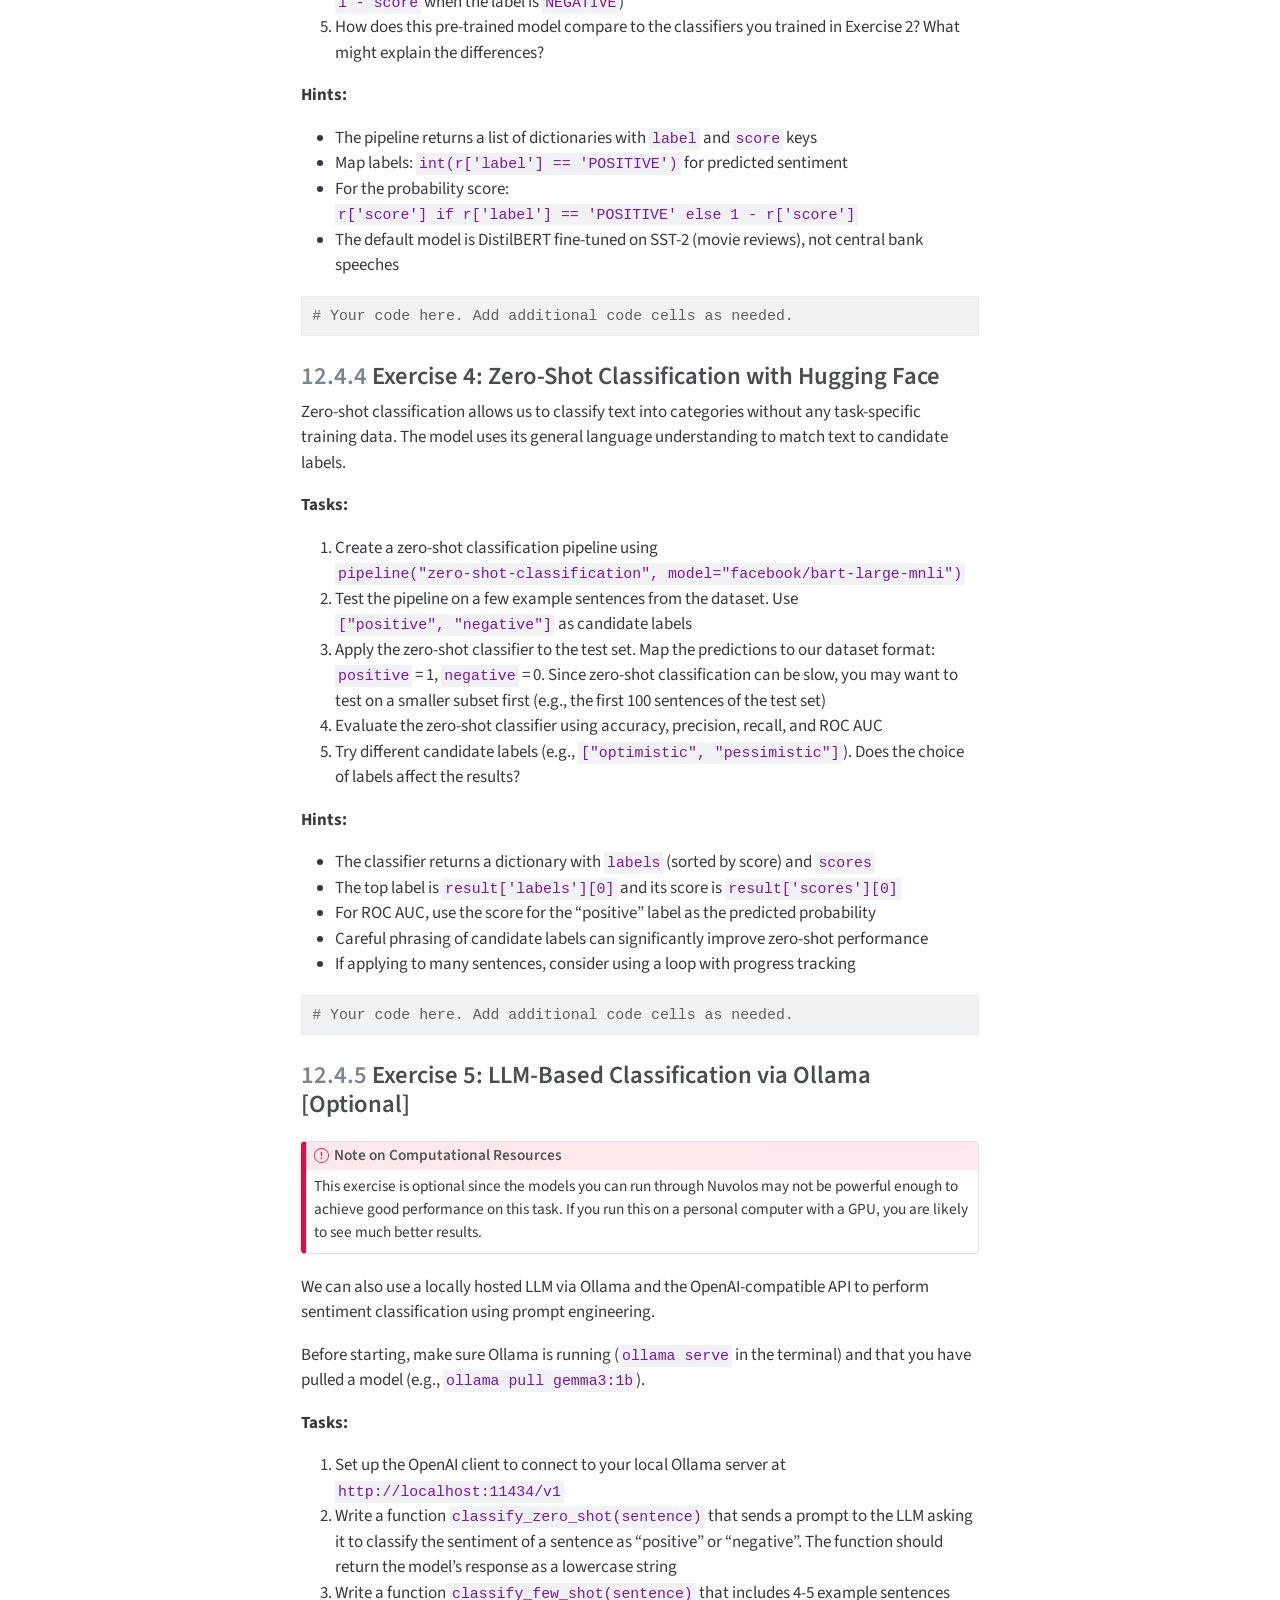
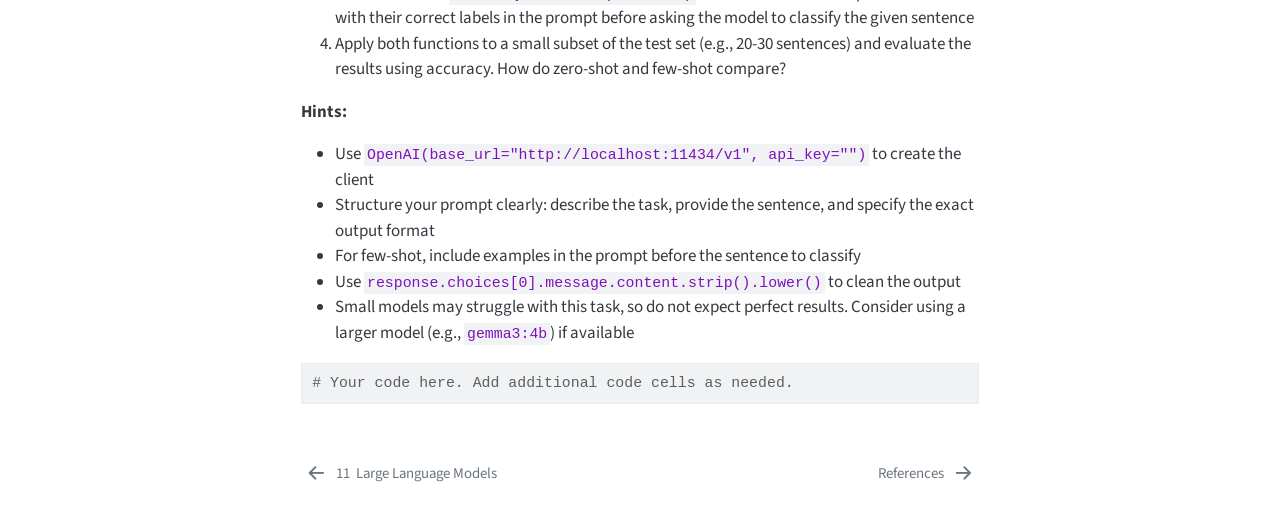
<file: generative_ai/practice_session_III.html>
<!DOCTYPE html>
<html xmlns="http://www.w3.org/1999/xhtml" lang="en" xml:lang="en"><head>

<meta charset="utf-8">
<meta name="generator" content="quarto-1.9.30">

<meta name="viewport" content="width=device-width, initial-scale=1.0, user-scalable=yes">


<title>12&nbsp; Practice Session III – Artificial Intelligence and Big Data</title>
<style>
/* Default styles provided by pandoc.
** See https://pandoc.org/MANUAL.html#variables-for-html for config info.
*/
code{white-space: pre-wrap;}
span.smallcaps{font-variant: small-caps;}
div.columns{display: flex; gap: min(4vw, 1.5em);}
div.column{flex: auto; overflow-x: auto;}
div.hanging-indent{margin-left: 1.5em; text-indent: -1.5em;}
ul.task-list{list-style: none;}
ul.task-list li input[type="checkbox"] {
  width: 0.8em;
  margin: 0 0.8em 0.2em -1em; /* quarto-specific, see https://github.com/quarto-dev/quarto-cli/issues/4556 */ 
  vertical-align: middle;
}
/* CSS for syntax highlighting */
html { -webkit-text-size-adjust: 100%; }
pre > code.sourceCode { white-space: pre; position: relative; }
pre > code.sourceCode > span { display: inline-block; line-height: 1.25; }
pre > code.sourceCode > span:empty { height: 1.2em; }
.sourceCode { overflow: visible; }
code.sourceCode > span { color: inherit; text-decoration: inherit; }
div.sourceCode { margin: 1em 0; }
pre.sourceCode { margin: 0; }
@media screen {
div.sourceCode { overflow: auto; }
}
@media print {
pre > code.sourceCode { white-space: pre-wrap; }
pre > code.sourceCode > span { text-indent: -5em; padding-left: 5em; }
}
pre.numberSource code
  { counter-reset: source-line 0; }
pre.numberSource code > span
  { position: relative; left: -4em; counter-increment: source-line; }
pre.numberSource code > span > a:first-child::before
  { content: counter(source-line);
    position: relative; left: -1em; text-align: right; vertical-align: baseline;
    border: none; display: inline-block;
    -webkit-touch-callout: none; -webkit-user-select: none;
    -khtml-user-select: none; -moz-user-select: none;
    -ms-user-select: none; user-select: none;
    padding: 0 4px; width: 4em;
  }
pre.numberSource { margin-left: 3em;  padding-left: 4px; }
div.sourceCode
  {   }
@media screen {
pre > code.sourceCode > span > a:first-child::before { text-decoration: underline; }
}
/* CSS for citations */
div.csl-bib-body { }
div.csl-entry {
  clear: both;
}
.hanging-indent div.csl-entry {
  margin-left:2em;
  text-indent:-2em;
}
div.csl-left-margin {
  min-width:2em;
  float:left;
}
div.csl-right-inline {
  margin-left:2em;
  padding-left:1em;
}
div.csl-indent {
  margin-left: 2em;
}</style>


<script src="../site_libs/quarto-nav/quarto-nav.js"></script>
<script src="../site_libs/quarto-nav/headroom.min.js"></script>
<script src="../site_libs/clipboard/clipboard.min.js"></script>
<script src="../site_libs/quarto-search/autocomplete.umd.js"></script>
<script src="../site_libs/quarto-search/fuse.min.js"></script>
<script src="../site_libs/quarto-search/quarto-search.js"></script>
<meta name="quarto:offset" content="../">
<link href="../references.html" rel="next">
<link href="../generative_ai/large_language_models.html" rel="prev">
<script src="../site_libs/quarto-html/quarto.js" type="module"></script>
<script src="../site_libs/quarto-html/tabsets/tabsets.js" type="module"></script>
<script src="../site_libs/quarto-html/popper.min.js"></script>
<script src="../site_libs/quarto-html/tippy.umd.min.js"></script>
<script src="../site_libs/quarto-html/anchor.min.js"></script>
<link href="../site_libs/quarto-html/tippy.css" rel="stylesheet">
<link href="../site_libs/quarto-html/quarto-syntax-highlighting-b6a8276bf55561bdbc268162d41bd1f7.css" rel="stylesheet" id="quarto-text-highlighting-styles">
<script src="../site_libs/bootstrap/bootstrap.min.js"></script>
<link href="../site_libs/bootstrap/bootstrap-icons.css" rel="stylesheet">
<link href="../site_libs/bootstrap/bootstrap-fc36a7dc8636c74dd87d83e9462854b0.min.css" rel="stylesheet" append-hash="true" id="quarto-bootstrap" data-mode="light">
<script id="quarto-search-options" type="application/json">{
  "location": "sidebar",
  "copy-button": false,
  "collapse-after": 3,
  "panel-placement": "start",
  "type": "textbox",
  "limit": 50,
  "keyboard-shortcut": [
    "f",
    "/",
    "s"
  ],
  "show-item-context": false,
  "language": {
    "search-no-results-text": "No results",
    "search-matching-documents-text": "matching documents",
    "search-copy-link-title": "Copy link to search",
    "search-hide-matches-text": "Hide additional matches",
    "search-more-match-text": "more match in this document",
    "search-more-matches-text": "more matches in this document",
    "search-clear-button-title": "Clear",
    "search-text-placeholder": "",
    "search-detached-cancel-button-title": "Cancel",
    "search-submit-button-title": "Submit",
    "search-label": "Search"
  }
}</script>


</head>

<body class="nav-sidebar floating quarto-light">

<div id="quarto-search-results"></div>
  <header id="quarto-header" class="headroom fixed-top">
  <nav class="quarto-secondary-nav">
    <div class="container-fluid d-flex">
      <button type="button" class="quarto-btn-toggle btn" data-bs-toggle="collapse" role="button" data-bs-target=".quarto-sidebar-collapse-item" aria-controls="quarto-sidebar" aria-expanded="false" aria-label="Toggle sidebar navigation" onclick="if (window.quartoToggleHeadroom) { window.quartoToggleHeadroom(); }">
        <i class="bi bi-layout-text-sidebar-reverse"></i>
      </button>
        <nav class="quarto-page-breadcrumbs" aria-label="breadcrumb"><ol class="breadcrumb"><li class="breadcrumb-item"><a href="../generative_ai/intro_generative_ai.html">Generative AI</a></li><li class="breadcrumb-item"><a href="../generative_ai/practice_session_III.html"><span class="chapter-number">12</span>&nbsp; <span class="chapter-title">Practice Session III</span></a></li></ol></nav>
        <a class="flex-grow-1" role="navigation" data-bs-toggle="collapse" data-bs-target=".quarto-sidebar-collapse-item" aria-controls="quarto-sidebar" aria-expanded="false" aria-label="Toggle sidebar navigation" onclick="if (window.quartoToggleHeadroom) { window.quartoToggleHeadroom(); }">      
        </a>
      <button type="button" class="btn quarto-search-button" aria-label="Search" onclick="window.quartoOpenSearch();">
        <i class="bi bi-search"></i>
      </button>
    </div>
  </nav>
</header>
<!-- content -->
<div id="quarto-content" class="quarto-container page-columns page-rows-contents page-layout-article">
<!-- sidebar -->
  <nav id="quarto-sidebar" class="sidebar collapse collapse-horizontal quarto-sidebar-collapse-item sidebar-navigation floating overflow-auto">
    <div class="pt-lg-2 mt-2 text-left sidebar-header sidebar-header-stacked">
      <a href="../index.html" class="sidebar-logo-link">
      <img src="../logo.png" alt="" class="sidebar-logo light-content py-0 d-lg-inline d-none">
      <img src="../logo.png" alt="" class="sidebar-logo dark-content py-0 d-lg-inline d-none">
      </a>
    <div class="sidebar-title mb-0 py-0">
      <a href="../">AI and Big Data</a> 
        <div class="sidebar-tools-main">
    <a href="https://github.com/jmarbet/ai-big-data-course" title="" class="quarto-navigation-tool px-1" aria-label=""><i class="bi bi-github"></i></a>
    <a href="../Artificial-Intelligence-and-Big-Data.pdf" title="Download PDF" class="quarto-navigation-tool px-1" aria-label="Download PDF"><i class="bi bi-file-pdf"></i></a>
</div>
    </div>
      </div>
        <div class="mt-2 flex-shrink-0 align-items-center">
        <div class="sidebar-search">
        <div id="quarto-search" class="" title="Search"></div>
        </div>
        </div>
    <div class="sidebar-menu-container"> 
    <ul class="list-unstyled mt-1">
        <li class="sidebar-item">
  <div class="sidebar-item-container"> 
  <a href="../index.html" class="sidebar-item-text sidebar-link">
 <span class="menu-text">About this Course</span></a>
  </div>
</li>
        <li class="sidebar-item sidebar-item-section">
      <div class="sidebar-item-container"> 
            <a class="sidebar-item-text sidebar-link text-start" data-bs-toggle="collapse" data-bs-target="#quarto-sidebar-section-1" role="navigation" aria-expanded="true">
 <span class="menu-text">Foundations</span></a>
          <a class="sidebar-item-toggle text-start" data-bs-toggle="collapse" data-bs-target="#quarto-sidebar-section-1" role="navigation" aria-expanded="true" aria-label="Toggle section">
            <i class="bi bi-chevron-right ms-2"></i>
          </a> 
      </div>
      <ul id="quarto-sidebar-section-1" class="collapse list-unstyled sidebar-section depth1 show">  
          <li class="sidebar-item">
  <div class="sidebar-item-container"> 
  <a href="../foundations/intro_ai.html" class="sidebar-item-text sidebar-link">
 <span class="menu-text"><span class="chapter-number">1</span>&nbsp; <span class="chapter-title">Introduction</span></span></a>
  </div>
</li>
          <li class="sidebar-item">
  <div class="sidebar-item-container"> 
  <a href="../foundations/intro_python.html" class="sidebar-item-text sidebar-link">
 <span class="menu-text"><span class="chapter-number">2</span>&nbsp; <span class="chapter-title">Programming in Python</span></span></a>
  </div>
</li>
      </ul>
  </li>
        <li class="sidebar-item sidebar-item-section">
      <div class="sidebar-item-container"> 
            <a class="sidebar-item-text sidebar-link text-start" data-bs-toggle="collapse" data-bs-target="#quarto-sidebar-section-2" role="navigation" aria-expanded="true">
 <span class="menu-text">Supervised Learning</span></a>
          <a class="sidebar-item-toggle text-start" data-bs-toggle="collapse" data-bs-target="#quarto-sidebar-section-2" role="navigation" aria-expanded="true" aria-label="Toggle section">
            <i class="bi bi-chevron-right ms-2"></i>
          </a> 
      </div>
      <ul id="quarto-sidebar-section-2" class="collapse list-unstyled sidebar-section depth1 show">  
          <li class="sidebar-item">
  <div class="sidebar-item-container"> 
  <a href="../supervised_learning/intro_supervised_learning.html" class="sidebar-item-text sidebar-link">
 <span class="menu-text"><span class="chapter-number">3</span>&nbsp; <span class="chapter-title">Basic Concepts</span></span></a>
  </div>
</li>
          <li class="sidebar-item">
  <div class="sidebar-item-container"> 
  <a href="../supervised_learning/method_decision_trees.html" class="sidebar-item-text sidebar-link">
 <span class="menu-text"><span class="chapter-number">4</span>&nbsp; <span class="chapter-title">Decision Trees</span></span></a>
  </div>
</li>
          <li class="sidebar-item">
  <div class="sidebar-item-container"> 
  <a href="../supervised_learning/method_neural_networks.html" class="sidebar-item-text sidebar-link">
 <span class="menu-text"><span class="chapter-number">5</span>&nbsp; <span class="chapter-title">Neural Networks</span></span></a>
  </div>
</li>
          <li class="sidebar-item">
  <div class="sidebar-item-container"> 
  <a href="../supervised_learning/practice_session_I.html" class="sidebar-item-text sidebar-link">
 <span class="menu-text"><span class="chapter-number">6</span>&nbsp; <span class="chapter-title">Practice Session I</span></span></a>
  </div>
</li>
      </ul>
  </li>
        <li class="sidebar-item sidebar-item-section">
      <div class="sidebar-item-container"> 
            <a class="sidebar-item-text sidebar-link text-start" data-bs-toggle="collapse" data-bs-target="#quarto-sidebar-section-3" role="navigation" aria-expanded="true">
 <span class="menu-text">Natural Language Processing</span></a>
          <a class="sidebar-item-toggle text-start" data-bs-toggle="collapse" data-bs-target="#quarto-sidebar-section-3" role="navigation" aria-expanded="true" aria-label="Toggle section">
            <i class="bi bi-chevron-right ms-2"></i>
          </a> 
      </div>
      <ul id="quarto-sidebar-section-3" class="collapse list-unstyled sidebar-section depth1 show">  
          <li class="sidebar-item">
  <div class="sidebar-item-container"> 
  <a href="../nlp/intro_nlp.html" class="sidebar-item-text sidebar-link">
 <span class="menu-text"><span class="chapter-number">7</span>&nbsp; <span class="chapter-title">Overview</span></span></a>
  </div>
</li>
          <li class="sidebar-item">
  <div class="sidebar-item-container"> 
  <a href="../nlp/nlp_methods.html" class="sidebar-item-text sidebar-link">
 <span class="menu-text"><span class="chapter-number">8</span>&nbsp; <span class="chapter-title">NLP Methods</span></span></a>
  </div>
</li>
          <li class="sidebar-item">
  <div class="sidebar-item-container"> 
  <a href="../nlp/practice_session_II.html" class="sidebar-item-text sidebar-link">
 <span class="menu-text"><span class="chapter-number">9</span>&nbsp; <span class="chapter-title">Practice Session II</span></span></a>
  </div>
</li>
      </ul>
  </li>
        <li class="sidebar-item sidebar-item-section">
      <div class="sidebar-item-container"> 
            <a class="sidebar-item-text sidebar-link text-start" data-bs-toggle="collapse" data-bs-target="#quarto-sidebar-section-4" role="navigation" aria-expanded="true">
 <span class="menu-text">Generative AI</span></a>
          <a class="sidebar-item-toggle text-start" data-bs-toggle="collapse" data-bs-target="#quarto-sidebar-section-4" role="navigation" aria-expanded="true" aria-label="Toggle section">
            <i class="bi bi-chevron-right ms-2"></i>
          </a> 
      </div>
      <ul id="quarto-sidebar-section-4" class="collapse list-unstyled sidebar-section depth1 show">  
          <li class="sidebar-item">
  <div class="sidebar-item-container"> 
  <a href="../generative_ai/intro_generative_ai.html" class="sidebar-item-text sidebar-link">
 <span class="menu-text"><span class="chapter-number">10</span>&nbsp; <span class="chapter-title">Overview</span></span></a>
  </div>
</li>
          <li class="sidebar-item">
  <div class="sidebar-item-container"> 
  <a href="../generative_ai/large_language_models.html" class="sidebar-item-text sidebar-link">
 <span class="menu-text"><span class="chapter-number">11</span>&nbsp; <span class="chapter-title">Large Language Models</span></span></a>
  </div>
</li>
          <li class="sidebar-item">
  <div class="sidebar-item-container"> 
  <a href="../generative_ai/practice_session_III.html" class="sidebar-item-text sidebar-link active">
 <span class="menu-text"><span class="chapter-number">12</span>&nbsp; <span class="chapter-title">Practice Session III</span></span></a>
  </div>
</li>
      </ul>
  </li>
        <li class="sidebar-item">
  <div class="sidebar-item-container"> 
  <a href="../references.html" class="sidebar-item-text sidebar-link">
 <span class="menu-text">References</span></a>
  </div>
</li>
        <li class="sidebar-item sidebar-item-section">
      <div class="sidebar-item-container"> 
            <a class="sidebar-item-text sidebar-link text-start" data-bs-toggle="collapse" data-bs-target="#quarto-sidebar-section-5" role="navigation" aria-expanded="true">
 <span class="menu-text">Appendices</span></a>
          <a class="sidebar-item-toggle text-start" data-bs-toggle="collapse" data-bs-target="#quarto-sidebar-section-5" role="navigation" aria-expanded="true" aria-label="Toggle section">
            <i class="bi bi-chevron-right ms-2"></i>
          </a> 
      </div>
      <ul id="quarto-sidebar-section-5" class="collapse list-unstyled sidebar-section depth1 show">  
          <li class="sidebar-item">
  <div class="sidebar-item-container"> 
  <a href="../appendix/unsupervised_learning.html" class="sidebar-item-text sidebar-link">
 <span class="menu-text"><span class="chapter-number">A</span>&nbsp; <span class="chapter-title">Unsupervised Learning</span></span></a>
  </div>
</li>
      </ul>
  </li>
    </ul>
    </div>
</nav>
<div id="quarto-sidebar-glass" class="quarto-sidebar-collapse-item" data-bs-toggle="collapse" data-bs-target=".quarto-sidebar-collapse-item"></div>
<!-- margin-sidebar -->
    <div id="quarto-margin-sidebar" class="sidebar margin-sidebar">
        <nav id="TOC" role="doc-toc" class="toc-active">
    <h2 id="toc-title">Table of contents</h2>
   
  <ul>
  <li><a href="#problem-setup" id="toc-problem-setup" class="nav-link active" data-scroll-target="#problem-setup"><span class="header-section-number">12.1</span> Problem Setup</a></li>
  <li><a href="#dataset" id="toc-dataset" class="nav-link" data-scroll-target="#dataset"><span class="header-section-number">12.2</span> Dataset</a></li>
  <li><a href="#setting-up-the-environment" id="toc-setting-up-the-environment" class="nav-link" data-scroll-target="#setting-up-the-environment"><span class="header-section-number">12.3</span> Setting up the Environment</a></li>
  <li><a href="#exercises" id="toc-exercises" class="nav-link" data-scroll-target="#exercises"><span class="header-section-number">12.4</span> Exercises</a>
  <ul class="collapse">
  <li><a href="#exercise-1-sentence-embeddings" id="toc-exercise-1-sentence-embeddings" class="nav-link" data-scroll-target="#exercise-1-sentence-embeddings"><span class="header-section-number">12.4.1</span> Exercise 1: Sentence Embeddings</a></li>
  <li><a href="#exercise-2-sentiment-classification-with-embeddings" id="toc-exercise-2-sentiment-classification-with-embeddings" class="nav-link" data-scroll-target="#exercise-2-sentiment-classification-with-embeddings"><span class="header-section-number">12.4.2</span> Exercise 2: Sentiment Classification with Embeddings</a></li>
  <li><a href="#exercise-3-pre-trained-sentiment-analysis-pipeline" id="toc-exercise-3-pre-trained-sentiment-analysis-pipeline" class="nav-link" data-scroll-target="#exercise-3-pre-trained-sentiment-analysis-pipeline"><span class="header-section-number">12.4.3</span> Exercise 3: Pre-trained Sentiment Analysis Pipeline</a></li>
  <li><a href="#exercise-4-zero-shot-classification-with-hugging-face" id="toc-exercise-4-zero-shot-classification-with-hugging-face" class="nav-link" data-scroll-target="#exercise-4-zero-shot-classification-with-hugging-face"><span class="header-section-number">12.4.4</span> Exercise 4: Zero-Shot Classification with Hugging Face</a></li>
  <li><a href="#exercise-5-llm-based-classification-via-ollama-optional" id="toc-exercise-5-llm-based-classification-via-ollama-optional" class="nav-link" data-scroll-target="#exercise-5-llm-based-classification-via-ollama-optional"><span class="header-section-number">12.4.5</span> Exercise 5: LLM-Based Classification via Ollama [Optional]</a></li>
  </ul></li>
  </ul>
<div class="quarto-code-links"><h2>Code Links</h2><ul><li><a href="/notebooks/practice_session_III.ipynb" target="_blank"><i class="bi bi-file-code"></i>Notebook: Practice Session III</a></li><li><a href="https://colab.research.google.com/github/jmarbet/ai-big-data-course/blob/main/notebooks/practice_session_III.ipynb" target="_blank"><i class="bi bi-file-code"></i>Google Colab: Practice Session III</a></li></ul></div></nav>
    </div>
<!-- main -->
<main class="content" id="quarto-document-content">

<header id="title-block-header" class="quarto-title-block default"><nav class="quarto-page-breadcrumbs quarto-title-breadcrumbs d-none d-lg-block" aria-label="breadcrumb"><ol class="breadcrumb"><li class="breadcrumb-item"><a href="../generative_ai/intro_generative_ai.html">Generative AI</a></li><li class="breadcrumb-item"><a href="../generative_ai/practice_session_III.html"><span class="chapter-number">12</span>&nbsp; <span class="chapter-title">Practice Session III</span></a></li></ol></nav>
<div class="quarto-title">
<h1 class="title"><span class="chapter-number">12</span>&nbsp; <span class="chapter-title">Practice Session III</span></h1>
</div>



<div class="quarto-title-meta">

    
  
    
  </div>
  


</header>


<p>This practice session builds on the sentiment analysis exercises from Practice Session II. We will use the same dataset of labelled sentences from central bank speeches but now apply methods from the Generative AI chapter, including sentence embeddings, pre-trained Hugging Face pipelines, and LLM-based classification via the Ollama API.</p>
<section id="problem-setup" class="level2" data-number="12.1">
<h2 data-number="12.1" class="anchored" data-anchor-id="problem-setup"><span class="header-section-number">12.1</span> Problem Setup</h2>
<p>We want to classify the sentiment of sentences from central bank speeches as positive (1) or negative (0). In Practice Session II, we used hand-crafted text features like TF-IDF as input for machine learning models. Now, we will use pre-trained language models to encode sentences and classify sentiment.</p>
</section>
<section id="dataset" class="level2" data-number="12.2">
<h2 data-number="12.2" class="anchored" data-anchor-id="dataset"><span class="header-section-number">12.2</span> Dataset</h2>
<p>We will use a pre-labeled dataset for sentence-level sentiment analysis of central bank speeches <span class="citation" data-cites="Pfeifer2023">(<a href="../references.html#ref-Pfeifer2023" role="doc-biblioref">Pfeifer and Marohl 2023</a>)</span>, which is available on Hugging Face (<a href="https://huggingface.co/datasets/Moritz-Pfeifer/CentralBankCommunication">Central Bank Communication Dataset</a>). The dataset contains sentences from ECB, FED, and BIS speeches that have been labeled as positive or negative in terms of sentiment.</p>
</section>
<section id="setting-up-the-environment" class="level2" data-number="12.3">
<h2 data-number="12.3" class="anchored" data-anchor-id="setting-up-the-environment"><span class="header-section-number">12.3</span> Setting up the Environment</h2>
<p>Let’s initialize our environment by importing the necessary libraries</p>
<div id="6c49cdce" class="cell" data-execution_count="2">
<div class="code-copy-outer-scaffold"><div class="sourceCode cell-code" id="cb1"><pre class="sourceCode python code-with-copy"><code class="sourceCode python"><span id="cb1-1"><a href="#cb1-1" aria-hidden="true" tabindex="-1"></a><span class="im">import</span> pandas <span class="im">as</span> pd</span>
<span id="cb1-2"><a href="#cb1-2" aria-hidden="true" tabindex="-1"></a><span class="im">import</span> numpy <span class="im">as</span> np</span>
<span id="cb1-3"><a href="#cb1-3" aria-hidden="true" tabindex="-1"></a><span class="im">import</span> matplotlib.pyplot <span class="im">as</span> plt</span>
<span id="cb1-4"><a href="#cb1-4" aria-hidden="true" tabindex="-1"></a><span class="im">import</span> seaborn <span class="im">as</span> sns</span>
<span id="cb1-5"><a href="#cb1-5" aria-hidden="true" tabindex="-1"></a><span class="im">from</span> huggingface_hub <span class="im">import</span> login</span>
<span id="cb1-6"><a href="#cb1-6" aria-hidden="true" tabindex="-1"></a><span class="im">from</span> sentence_transformers <span class="im">import</span> SentenceTransformer</span>
<span id="cb1-7"><a href="#cb1-7" aria-hidden="true" tabindex="-1"></a><span class="im">from</span> transformers <span class="im">import</span> pipeline</span>
<span id="cb1-8"><a href="#cb1-8" aria-hidden="true" tabindex="-1"></a><span class="im">from</span> sklearn.model_selection <span class="im">import</span> train_test_split</span>
<span id="cb1-9"><a href="#cb1-9" aria-hidden="true" tabindex="-1"></a><span class="im">from</span> sklearn.ensemble <span class="im">import</span> RandomForestClassifier</span>
<span id="cb1-10"><a href="#cb1-10" aria-hidden="true" tabindex="-1"></a><span class="im">from</span> sklearn.linear_model <span class="im">import</span> LogisticRegression</span>
<span id="cb1-11"><a href="#cb1-11" aria-hidden="true" tabindex="-1"></a><span class="im">from</span> sklearn.metrics <span class="im">import</span> confusion_matrix, accuracy_score, roc_auc_score, recall_score, precision_score</span></code></pre></div><button title="Copy to Clipboard" class="code-copy-button"><i class="bi"></i></button></div>
</div>
<p>Let’s load the dataset for this practice session</p>
<div id="a7148474" class="cell" data-execution_count="3">
<div class="code-copy-outer-scaffold"><div class="sourceCode cell-code" id="cb2"><pre class="sourceCode python code-with-copy"><code class="sourceCode python"><span id="cb2-1"><a href="#cb2-1" aria-hidden="true" tabindex="-1"></a>central_bank <span class="op">=</span> <span class="st">"FED"</span></span>
<span id="cb2-2"><a href="#cb2-2" aria-hidden="true" tabindex="-1"></a></span>
<span id="cb2-3"><a href="#cb2-3" aria-hidden="true" tabindex="-1"></a>df <span class="op">=</span> pd.read_csv(<span class="ss">f"hf://datasets/Moritz-Pfeifer/CentralBankCommunication/Sentiment/</span><span class="sc">{</span>central_bank<span class="sc">}</span><span class="ss">_prelabelled_sent.csv"</span>)</span></code></pre></div><button title="Copy to Clipboard" class="code-copy-button"><i class="bi"></i></button></div>
</div>
</section>
<section id="exercises" class="level2" data-number="12.4">
<h2 data-number="12.4" class="anchored" data-anchor-id="exercises"><span class="header-section-number">12.4</span> Exercises</h2>
<p>Note that the exercises build on each other. You can sometimes skip exercises but the results for later exercises will depend on the previous ones. If you get stuck, you can skip to the next exercise and try to come back to the previous one later.</p>
<section id="exercise-1-sentence-embeddings" class="level3" data-number="12.4.1">
<h3 data-number="12.4.1" class="anchored" data-anchor-id="exercise-1-sentence-embeddings"><span class="header-section-number">12.4.1</span> Exercise 1: Sentence Embeddings</h3>
<p>In Practice Session II, we used TF-IDF to represent sentences as numerical vectors. Now we will use a pre-trained sentence transformer model to generate dense vector representations (embeddings) of our sentences.</p>
<p><strong>Tasks:</strong></p>
<ol type="1">
<li>Load the pre-trained sentence transformer model <code>"all-MiniLM-L6-v2"</code> using <code>SentenceTransformer</code></li>
<li>Pick two sentences from the dataset that you would expect to have similar sentiment and two that you would expect to have different sentiment. Encode all four sentences using <code>model.encode()</code></li>
<li>Compute the pairwise cosine similarity between the four sentences using <code>model.similarity()</code>. Do the results match your expectations?</li>
<li>Encode all sentences in the dataset using the sentence transformer model and store the resulting embeddings in a new column called <code>"embedding"</code></li>
</ol>
<p><strong>Hints:</strong></p>
<ul>
<li>Use <code>SentenceTransformer("all-MiniLM-L6-v2")</code> to load the model</li>
<li>Use <code>model.encode(list_of_sentences)</code> to get embeddings</li>
<li>Use <code>model.similarity(embeddings, embeddings)</code> to compute pairwise cosine similarity</li>
<li>To encode the full dataset: <code>df["embedding"] = list(model.encode(df["text"].tolist()))</code></li>
<li>The embeddings have 384 dimensions, which is much smaller than a typical TF-IDF vocabulary</li>
</ul>
<div id="b48bb3fd" class="cell" data-execution_count="4">
<div class="code-copy-outer-scaffold"><div class="sourceCode cell-code" id="cb3"><pre class="sourceCode python code-with-copy"><code class="sourceCode python"><span id="cb3-1"><a href="#cb3-1" aria-hidden="true" tabindex="-1"></a><span class="co"># Your code here. Add additional code cells as needed.</span></span></code></pre></div><button title="Copy to Clipboard" class="code-copy-button"><i class="bi"></i></button></div>
</div>
</section>
<section id="exercise-2-sentiment-classification-with-embeddings" class="level3" data-number="12.4.2">
<h3 data-number="12.4.2" class="anchored" data-anchor-id="exercise-2-sentiment-classification-with-embeddings"><span class="header-section-number">12.4.2</span> Exercise 2: Sentiment Classification with Embeddings</h3>
<p>Now that we have sentence embeddings, we can use them as input features for a machine learning model instead of TF-IDF vectors.</p>
<p><strong>Tasks:</strong></p>
<ol type="1">
<li>Split the data into training (80%) and test (20%) sets using <code>train_test_split</code> with <code>random_state=42</code> and <code>stratify=y</code>. Use the embeddings as features (<code>X</code>) and the sentiment column as the target (<code>y</code>)</li>
<li>Train a Logistic Regression model with <code>max_iter=1000</code> and <code>random_state=42</code> on the training data</li>
<li>Train a Random Forest classifier with <code>n_estimators=100</code> and <code>random_state=42</code> on the training data</li>
<li>Evaluate both models on the test set using accuracy, precision, recall, and ROC AUC</li>
<li>How do these results compare to the TF-IDF-based models from Practice Session II? Why might embeddings perform differently?</li>
</ol>
<p><strong>Hints:</strong></p>
<ul>
<li>Convert embeddings to a list for sklearn: <code>X = df["embedding"].to_list()</code></li>
<li>Use <code>clf.predict()</code> for class predictions and <code>clf.predict_proba()[:, 1]</code> for ROC AUC</li>
<li>Sentence embeddings capture semantic meaning, while TF-IDF captures word frequency patterns</li>
<li>Think about what information each representation preserves and what it loses</li>
</ul>
<div id="dd7cfff2" class="cell" data-execution_count="5">
<div class="code-copy-outer-scaffold"><div class="sourceCode cell-code" id="cb4"><pre class="sourceCode python code-with-copy"><code class="sourceCode python"><span id="cb4-1"><a href="#cb4-1" aria-hidden="true" tabindex="-1"></a><span class="co"># Your code here. Add additional code cells as needed.</span></span></code></pre></div><button title="Copy to Clipboard" class="code-copy-button"><i class="bi"></i></button></div>
</div>
</section>
<section id="exercise-3-pre-trained-sentiment-analysis-pipeline" class="level3" data-number="12.4.3">
<h3 data-number="12.4.3" class="anchored" data-anchor-id="exercise-3-pre-trained-sentiment-analysis-pipeline"><span class="header-section-number">12.4.3</span> Exercise 3: Pre-trained Sentiment Analysis Pipeline</h3>
<p>Instead of training our own classifier, we can use a pre-trained model from Hugging Face that is already fine-tuned for sentiment analysis.</p>
<p><strong>Tasks:</strong></p>
<ol type="1">
<li>Create a sentiment analysis pipeline using <code>pipeline("sentiment-analysis")</code></li>
<li>Test the pipeline on the following two sentences and inspect the output format:
<ul>
<li>“The economy is growing at a strong and sustainable pace.”</li>
<li>“Inflation risks remain elevated and economic uncertainty persists.”</li>
</ul></li>
<li>Apply the pipeline to all sentences in the test set (from Exercise 2) using <code>batch_size=32</code>. Map the output labels to match our dataset format: <code>POSITIVE</code> = 1, <code>NEGATIVE</code> = 0</li>
<li>Evaluate the pre-trained model on the test set using accuracy, precision, recall, and ROC AUC. For ROC AUC, use the model’s confidence score as the predicted probability (use <code>1 - score</code> when the label is <code>NEGATIVE</code>)</li>
<li>How does this pre-trained model compare to the classifiers you trained in Exercise 2? What might explain the differences?</li>
</ol>
<p><strong>Hints:</strong></p>
<ul>
<li>The pipeline returns a list of dictionaries with <code>label</code> and <code>score</code> keys</li>
<li>Map labels: <code>int(r['label'] == 'POSITIVE')</code> for predicted sentiment</li>
<li>For the probability score: <code>r['score'] if r['label'] == 'POSITIVE' else 1 - r['score']</code></li>
<li>The default model is DistilBERT fine-tuned on SST-2 (movie reviews), not central bank speeches</li>
</ul>
<div id="e987b69f" class="cell" data-execution_count="6">
<div class="code-copy-outer-scaffold"><div class="sourceCode cell-code" id="cb5"><pre class="sourceCode python code-with-copy"><code class="sourceCode python"><span id="cb5-1"><a href="#cb5-1" aria-hidden="true" tabindex="-1"></a><span class="co"># Your code here. Add additional code cells as needed.</span></span></code></pre></div><button title="Copy to Clipboard" class="code-copy-button"><i class="bi"></i></button></div>
</div>
</section>
<section id="exercise-4-zero-shot-classification-with-hugging-face" class="level3" data-number="12.4.4">
<h3 data-number="12.4.4" class="anchored" data-anchor-id="exercise-4-zero-shot-classification-with-hugging-face"><span class="header-section-number">12.4.4</span> Exercise 4: Zero-Shot Classification with Hugging Face</h3>
<p>Zero-shot classification allows us to classify text into categories without any task-specific training data. The model uses its general language understanding to match text to candidate labels.</p>
<p><strong>Tasks:</strong></p>
<ol type="1">
<li>Create a zero-shot classification pipeline using <code>pipeline("zero-shot-classification", model="facebook/bart-large-mnli")</code></li>
<li>Test the pipeline on a few example sentences from the dataset. Use <code>["positive", "negative"]</code> as candidate labels</li>
<li>Apply the zero-shot classifier to the test set. Map the predictions to our dataset format: <code>positive</code> = 1, <code>negative</code> = 0. Since zero-shot classification can be slow, you may want to test on a smaller subset first (e.g., the first 100 sentences of the test set)</li>
<li>Evaluate the zero-shot classifier using accuracy, precision, recall, and ROC AUC</li>
<li>Try different candidate labels (e.g., <code>["optimistic", "pessimistic"]</code>). Does the choice of labels affect the results?</li>
</ol>
<p><strong>Hints:</strong></p>
<ul>
<li>The classifier returns a dictionary with <code>labels</code> (sorted by score) and <code>scores</code></li>
<li>The top label is <code>result['labels'][0]</code> and its score is <code>result['scores'][0]</code></li>
<li>For ROC AUC, use the score for the “positive” label as the predicted probability</li>
<li>Careful phrasing of candidate labels can significantly improve zero-shot performance</li>
<li>If applying to many sentences, consider using a loop with progress tracking</li>
</ul>
<div id="b69b7c87" class="cell" data-execution_count="7">
<div class="code-copy-outer-scaffold"><div class="sourceCode cell-code" id="cb6"><pre class="sourceCode python code-with-copy"><code class="sourceCode python"><span id="cb6-1"><a href="#cb6-1" aria-hidden="true" tabindex="-1"></a><span class="co"># Your code here. Add additional code cells as needed.</span></span></code></pre></div><button title="Copy to Clipboard" class="code-copy-button"><i class="bi"></i></button></div>
</div>
</section>
<section id="exercise-5-llm-based-classification-via-ollama-optional" class="level3" data-number="12.4.5">
<h3 data-number="12.4.5" class="anchored" data-anchor-id="exercise-5-llm-based-classification-via-ollama-optional"><span class="header-section-number">12.4.5</span> Exercise 5: LLM-Based Classification via Ollama [Optional]</h3>
<div class="callout callout-style-default callout-important callout-titled">
<div class="callout-header d-flex align-content-center">
<div class="callout-icon-container">
<i class="callout-icon"></i>
</div>
<div class="callout-title-container flex-fill">
<span class="screen-reader-only">Important</span>Note on Computational Resources
</div>
</div>
<div class="callout-body-container callout-body">
<p>This exercise is optional since the models you can run through Nuvolos may not be powerful enough to achieve good performance on this task. If you run this on a personal computer with a GPU, you are likely to see much better results.</p>
</div>
</div>
<p>We can also use a locally hosted LLM via Ollama and the OpenAI-compatible API to perform sentiment classification using prompt engineering.</p>
<p>Before starting, make sure Ollama is running (<code>ollama serve</code> in the terminal) and that you have pulled a model (e.g., <code>ollama pull gemma3:1b</code>).</p>
<p><strong>Tasks:</strong></p>
<ol type="1">
<li>Set up the OpenAI client to connect to your local Ollama server at <code>http://localhost:11434/v1</code></li>
<li>Write a function <code>classify_zero_shot(sentence)</code> that sends a prompt to the LLM asking it to classify the sentiment of a sentence as “positive” or “negative”. The function should return the model’s response as a lowercase string</li>
<li>Write a function <code>classify_few_shot(sentence)</code> that includes 4-5 example sentences with their correct labels in the prompt before asking the model to classify the given sentence</li>
<li>Apply both functions to a small subset of the test set (e.g., 20-30 sentences) and evaluate the results using accuracy. How do zero-shot and few-shot compare?</li>
</ol>
<p><strong>Hints:</strong></p>
<ul>
<li>Use <code>OpenAI(base_url="http://localhost:11434/v1", api_key="")</code> to create the client</li>
<li>Structure your prompt clearly: describe the task, provide the sentence, and specify the exact output format</li>
<li>For few-shot, include examples in the prompt before the sentence to classify</li>
<li>Use <code>response.choices[0].message.content.strip().lower()</code> to clean the output</li>
<li>Small models may struggle with this task, so do not expect perfect results. Consider using a larger model (e.g., <code>gemma3:4b</code>) if available</li>
</ul>
<div id="752f78aa" class="cell" data-execution_count="8">
<div class="code-copy-outer-scaffold"><div class="sourceCode cell-code" id="cb7"><pre class="sourceCode python code-with-copy"><code class="sourceCode python"><span id="cb7-1"><a href="#cb7-1" aria-hidden="true" tabindex="-1"></a><span class="co"># Your code here. Add additional code cells as needed.</span></span></code></pre></div><button title="Copy to Clipboard" class="code-copy-button"><i class="bi"></i></button></div>
</div>


<div id="refs" class="references csl-bib-body hanging-indent" role="list" style="display: none">
<div id="ref-Pfeifer2023" class="csl-entry" role="listitem">
Pfeifer, Moritz, and Vincent P. Marohl. 2023. <span>“CentralBankRoBERTa: A Fine-Tuned Large Language Model for Central Bank Communications.”</span> <em>The Journal of Finance and Data Science</em> 9: 100114. https://doi.org/<a href="https://doi.org/10.1016/j.jfds.2023.100114">https://doi.org/10.1016/j.jfds.2023.100114</a>.
</div>
</div>
</section>
</section>

</main> <!-- /main -->
<script id="quarto-html-after-body" type="application/javascript">
  window.document.addEventListener("DOMContentLoaded", function (event) {
    const icon = "";
    const anchorJS = new window.AnchorJS();
    anchorJS.options = {
      placement: 'right',
      icon: icon
    };
    anchorJS.add('.anchored');
    const isCodeAnnotation = (el) => {
      for (const clz of el.classList) {
        if (clz.startsWith('code-annotation-')) {                     
          return true;
        }
      }
      return false;
    }
    const onCopySuccess = function(e) {
      // button target
      const button = e.trigger;
      // don't keep focus
      button.blur();
      // flash "checked"
      button.classList.add('code-copy-button-checked');
      var currentTitle = button.getAttribute("title");
      button.setAttribute("title", "Copied!");
      let tooltip;
      if (window.bootstrap) {
        button.setAttribute("data-bs-toggle", "tooltip");
        button.setAttribute("data-bs-placement", "left");
        button.setAttribute("data-bs-title", "Copied!");
        tooltip = new bootstrap.Tooltip(button, 
          { trigger: "manual", 
            customClass: "code-copy-button-tooltip",
            offset: [0, -8]});
        tooltip.show();    
      }
      setTimeout(function() {
        if (tooltip) {
          tooltip.hide();
          button.removeAttribute("data-bs-title");
          button.removeAttribute("data-bs-toggle");
          button.removeAttribute("data-bs-placement");
        }
        button.setAttribute("title", currentTitle);
        button.classList.remove('code-copy-button-checked');
      }, 1000);
      // clear code selection
      e.clearSelection();
    }
    const getTextToCopy = function(trigger) {
      const outerScaffold = trigger.parentElement.cloneNode(true);
      const codeEl = outerScaffold.querySelector('code');
      for (const childEl of codeEl.children) {
        if (isCodeAnnotation(childEl)) {
          childEl.remove();
        }
      }
      return codeEl.innerText;
    }
    const clipboard = new window.ClipboardJS('.code-copy-button:not([data-in-quarto-modal])', {
      text: getTextToCopy
    });
    clipboard.on('success', onCopySuccess);
    if (window.document.getElementById('quarto-embedded-source-code-modal')) {
      const clipboardModal = new window.ClipboardJS('.code-copy-button[data-in-quarto-modal]', {
        text: getTextToCopy,
        container: window.document.getElementById('quarto-embedded-source-code-modal')
      });
      clipboardModal.on('success', onCopySuccess);
    }
      var localhostRegex = new RegExp(/^(?:http|https):\/\/localhost\:?[0-9]*\//);
      var mailtoRegex = new RegExp(/^mailto:/);
        var filterRegex = new RegExp('/' + window.location.host + '/');
      var isInternal = (href) => {
          return filterRegex.test(href) || localhostRegex.test(href) || mailtoRegex.test(href);
      }
      // Inspect non-navigation links and adorn them if external
     var links = window.document.querySelectorAll('a[href]:not(.nav-link):not(.navbar-brand):not(.toc-action):not(.sidebar-link):not(.sidebar-item-toggle):not(.pagination-link):not(.no-external):not([aria-hidden]):not(.dropdown-item):not(.quarto-navigation-tool):not(.about-link)');
      for (var i=0; i<links.length; i++) {
        const link = links[i];
        if (!isInternal(link.href)) {
          // undo the damage that might have been done by quarto-nav.js in the case of
          // links that we want to consider external
          if (link.dataset.originalHref !== undefined) {
            link.href = link.dataset.originalHref;
          }
        }
      }
    function tippyHover(el, contentFn, onTriggerFn, onUntriggerFn) {
      const config = {
        allowHTML: true,
        maxWidth: 500,
        delay: 100,
        arrow: false,
        appendTo: function(el) {
            return el.parentElement;
        },
        interactive: true,
        interactiveBorder: 10,
        theme: 'quarto',
        placement: 'bottom-start',
      };
      if (contentFn) {
        config.content = contentFn;
      }
      if (onTriggerFn) {
        config.onTrigger = onTriggerFn;
      }
      if (onUntriggerFn) {
        config.onUntrigger = onUntriggerFn;
      }
      window.tippy(el, config); 
    }
    const noterefs = window.document.querySelectorAll('a[role="doc-noteref"]');
    for (var i=0; i<noterefs.length; i++) {
      const ref = noterefs[i];
      tippyHover(ref, function() {
        // use id or data attribute instead here
        let href = ref.getAttribute('data-footnote-href') || ref.getAttribute('href');
        try { href = new URL(href).hash; } catch {}
        const id = href.replace(/^#\/?/, "");
        const note = window.document.getElementById(id);
        if (note) {
          return note.innerHTML;
        } else {
          return "";
        }
      });
    }
    const xrefs = window.document.querySelectorAll('a.quarto-xref');
    const processXRef = (id, note) => {
      // Strip column container classes
      const stripColumnClz = (el) => {
        el.classList.remove("page-full", "page-columns");
        if (el.children) {
          for (const child of el.children) {
            stripColumnClz(child);
          }
        }
      }
      stripColumnClz(note)
      if (id === null || id.startsWith('sec-')) {
        // Special case sections, only their first couple elements
        const container = document.createElement("div");
        if (note.children && note.children.length > 2) {
          container.appendChild(note.children[0].cloneNode(true));
          for (let i = 1; i < note.children.length; i++) {
            const child = note.children[i];
            if (child.tagName === "P" && child.innerText === "") {
              continue;
            } else {
              container.appendChild(child.cloneNode(true));
              break;
            }
          }
          if (window.Quarto?.typesetMath) {
            window.Quarto.typesetMath(container);
          }
          return container.innerHTML
        } else {
          if (window.Quarto?.typesetMath) {
            window.Quarto.typesetMath(note);
          }
          return note.innerHTML;
        }
      } else {
        // Remove any anchor links if they are present
        const anchorLink = note.querySelector('a.anchorjs-link');
        if (anchorLink) {
          anchorLink.remove();
        }
        if (window.Quarto?.typesetMath) {
          window.Quarto.typesetMath(note);
        }
        if (note.classList.contains("callout")) {
          return note.outerHTML;
        } else {
          return note.innerHTML;
        }
      }
    }
    for (var i=0; i<xrefs.length; i++) {
      const xref = xrefs[i];
      tippyHover(xref, undefined, function(instance) {
        instance.disable();
        let url = xref.getAttribute('href');
        let hash = undefined; 
        if (url.startsWith('#')) {
          hash = url;
        } else {
          try { hash = new URL(url).hash; } catch {}
        }
        if (hash) {
          const id = hash.replace(/^#\/?/, "");
          const note = window.document.getElementById(id);
          if (note !== null) {
            try {
              const html = processXRef(id, note.cloneNode(true));
              instance.setContent(html);
            } finally {
              instance.enable();
              instance.show();
            }
          } else {
            // See if we can fetch this
            fetch(url.split('#')[0])
            .then(res => res.text())
            .then(html => {
              const parser = new DOMParser();
              const htmlDoc = parser.parseFromString(html, "text/html");
              const note = htmlDoc.getElementById(id);
              if (note !== null) {
                const html = processXRef(id, note);
                instance.setContent(html);
              } 
            }).finally(() => {
              instance.enable();
              instance.show();
            });
          }
        } else {
          // See if we can fetch a full url (with no hash to target)
          // This is a special case and we should probably do some content thinning / targeting
          fetch(url)
          .then(res => res.text())
          .then(html => {
            const parser = new DOMParser();
            const htmlDoc = parser.parseFromString(html, "text/html");
            const note = htmlDoc.querySelector('main.content');
            if (note !== null) {
              // This should only happen for chapter cross references
              // (since there is no id in the URL)
              // remove the first header
              if (note.children.length > 0 && note.children[0].tagName === "HEADER") {
                note.children[0].remove();
              }
              const html = processXRef(null, note);
              instance.setContent(html);
            } 
          }).finally(() => {
            instance.enable();
            instance.show();
          });
        }
      }, function(instance) {
      });
    }
        let selectedAnnoteEl;
        const selectorForAnnotation = ( cell, annotation) => {
          let cellAttr = 'data-code-cell="' + cell + '"';
          let lineAttr = 'data-code-annotation="' +  annotation + '"';
          const selector = 'span[' + cellAttr + '][' + lineAttr + ']';
          return selector;
        }
        const selectCodeLines = (annoteEl) => {
          const doc = window.document;
          const targetCell = annoteEl.getAttribute("data-target-cell");
          const targetAnnotation = annoteEl.getAttribute("data-target-annotation");
          const annoteSpan = window.document.querySelector(selectorForAnnotation(targetCell, targetAnnotation));
          const lines = annoteSpan.getAttribute("data-code-lines").split(",");
          const lineIds = lines.map((line) => {
            return targetCell + "-" + line;
          })
          let top = null;
          let height = null;
          let parent = null;
          if (lineIds.length > 0) {
              //compute the position of the single el (top and bottom and make a div)
              const el = window.document.getElementById(lineIds[0]);
              top = el.offsetTop;
              height = el.offsetHeight;
              parent = el.parentElement.parentElement;
            if (lineIds.length > 1) {
              const lastEl = window.document.getElementById(lineIds[lineIds.length - 1]);
              const bottom = lastEl.offsetTop + lastEl.offsetHeight;
              height = bottom - top;
            }
            if (top !== null && height !== null && parent !== null) {
              // cook up a div (if necessary) and position it 
              let div = window.document.getElementById("code-annotation-line-highlight");
              if (div === null) {
                div = window.document.createElement("div");
                div.setAttribute("id", "code-annotation-line-highlight");
                div.style.position = 'absolute';
                parent.appendChild(div);
              }
              div.style.top = top - 2 + "px";
              div.style.height = height + 4 + "px";
              div.style.left = 0;
              let gutterDiv = window.document.getElementById("code-annotation-line-highlight-gutter");
              if (gutterDiv === null) {
                gutterDiv = window.document.createElement("div");
                gutterDiv.setAttribute("id", "code-annotation-line-highlight-gutter");
                gutterDiv.style.position = 'absolute';
                const codeCell = window.document.getElementById(targetCell);
                const gutter = codeCell.querySelector('.code-annotation-gutter');
                gutter.appendChild(gutterDiv);
              }
              gutterDiv.style.top = top - 2 + "px";
              gutterDiv.style.height = height + 4 + "px";
            }
            selectedAnnoteEl = annoteEl;
          }
        };
        const unselectCodeLines = () => {
          const elementsIds = ["code-annotation-line-highlight", "code-annotation-line-highlight-gutter"];
          elementsIds.forEach((elId) => {
            const div = window.document.getElementById(elId);
            if (div) {
              div.remove();
            }
          });
          selectedAnnoteEl = undefined;
        };
          // Handle positioning of the toggle
      window.addEventListener(
        "resize",
        throttle(() => {
          elRect = undefined;
          if (selectedAnnoteEl) {
            selectCodeLines(selectedAnnoteEl);
          }
        }, 10)
      );
      function throttle(fn, ms) {
      let throttle = false;
      let timer;
        return (...args) => {
          if(!throttle) { // first call gets through
              fn.apply(this, args);
              throttle = true;
          } else { // all the others get throttled
              if(timer) clearTimeout(timer); // cancel #2
              timer = setTimeout(() => {
                fn.apply(this, args);
                timer = throttle = false;
              }, ms);
          }
        };
      }
        // Attach click handler to the DT
        const annoteDls = window.document.querySelectorAll('dt[data-target-cell]');
        for (const annoteDlNode of annoteDls) {
          annoteDlNode.addEventListener('click', (event) => {
            const clickedEl = event.target;
            if (clickedEl !== selectedAnnoteEl) {
              unselectCodeLines();
              const activeEl = window.document.querySelector('dt[data-target-cell].code-annotation-active');
              if (activeEl) {
                activeEl.classList.remove('code-annotation-active');
              }
              selectCodeLines(clickedEl);
              clickedEl.classList.add('code-annotation-active');
            } else {
              // Unselect the line
              unselectCodeLines();
              clickedEl.classList.remove('code-annotation-active');
            }
          });
        }
    const findCites = (el) => {
      const parentEl = el.parentElement;
      if (parentEl) {
        const cites = parentEl.dataset.cites;
        if (cites) {
          return {
            el,
            cites: cites.split(' ')
          };
        } else {
          return findCites(el.parentElement)
        }
      } else {
        return undefined;
      }
    };
    var bibliorefs = window.document.querySelectorAll('a[role="doc-biblioref"]');
    for (var i=0; i<bibliorefs.length; i++) {
      const ref = bibliorefs[i];
      const citeInfo = findCites(ref);
      if (citeInfo) {
        tippyHover(citeInfo.el, function() {
          var popup = window.document.createElement('div');
          citeInfo.cites.forEach(function(cite) {
            var citeDiv = window.document.createElement('div');
            citeDiv.classList.add('hanging-indent');
            citeDiv.classList.add('csl-entry');
            var biblioDiv = window.document.getElementById('ref-' + cite);
            if (biblioDiv) {
              citeDiv.innerHTML = biblioDiv.innerHTML;
            }
            popup.appendChild(citeDiv);
          });
          return popup.innerHTML;
        });
      }
    }
  });
  </script>
<nav class="page-navigation">
  <div class="nav-page nav-page-previous">
      <a href="../generative_ai/large_language_models.html" class="pagination-link" aria-label="Large Language Models">
        <i class="bi bi-arrow-left-short"></i> <span class="nav-page-text"><span class="chapter-number">11</span>&nbsp; <span class="chapter-title">Large Language Models</span></span>
      </a>          
  </div>
  <div class="nav-page nav-page-next">
      <a href="../references.html" class="pagination-link" aria-label="References">
        <span class="nav-page-text">References</span> <i class="bi bi-arrow-right-short"></i>
      </a>
  </div>
</nav>
</div> <!-- /content -->




</body></html>
</file>
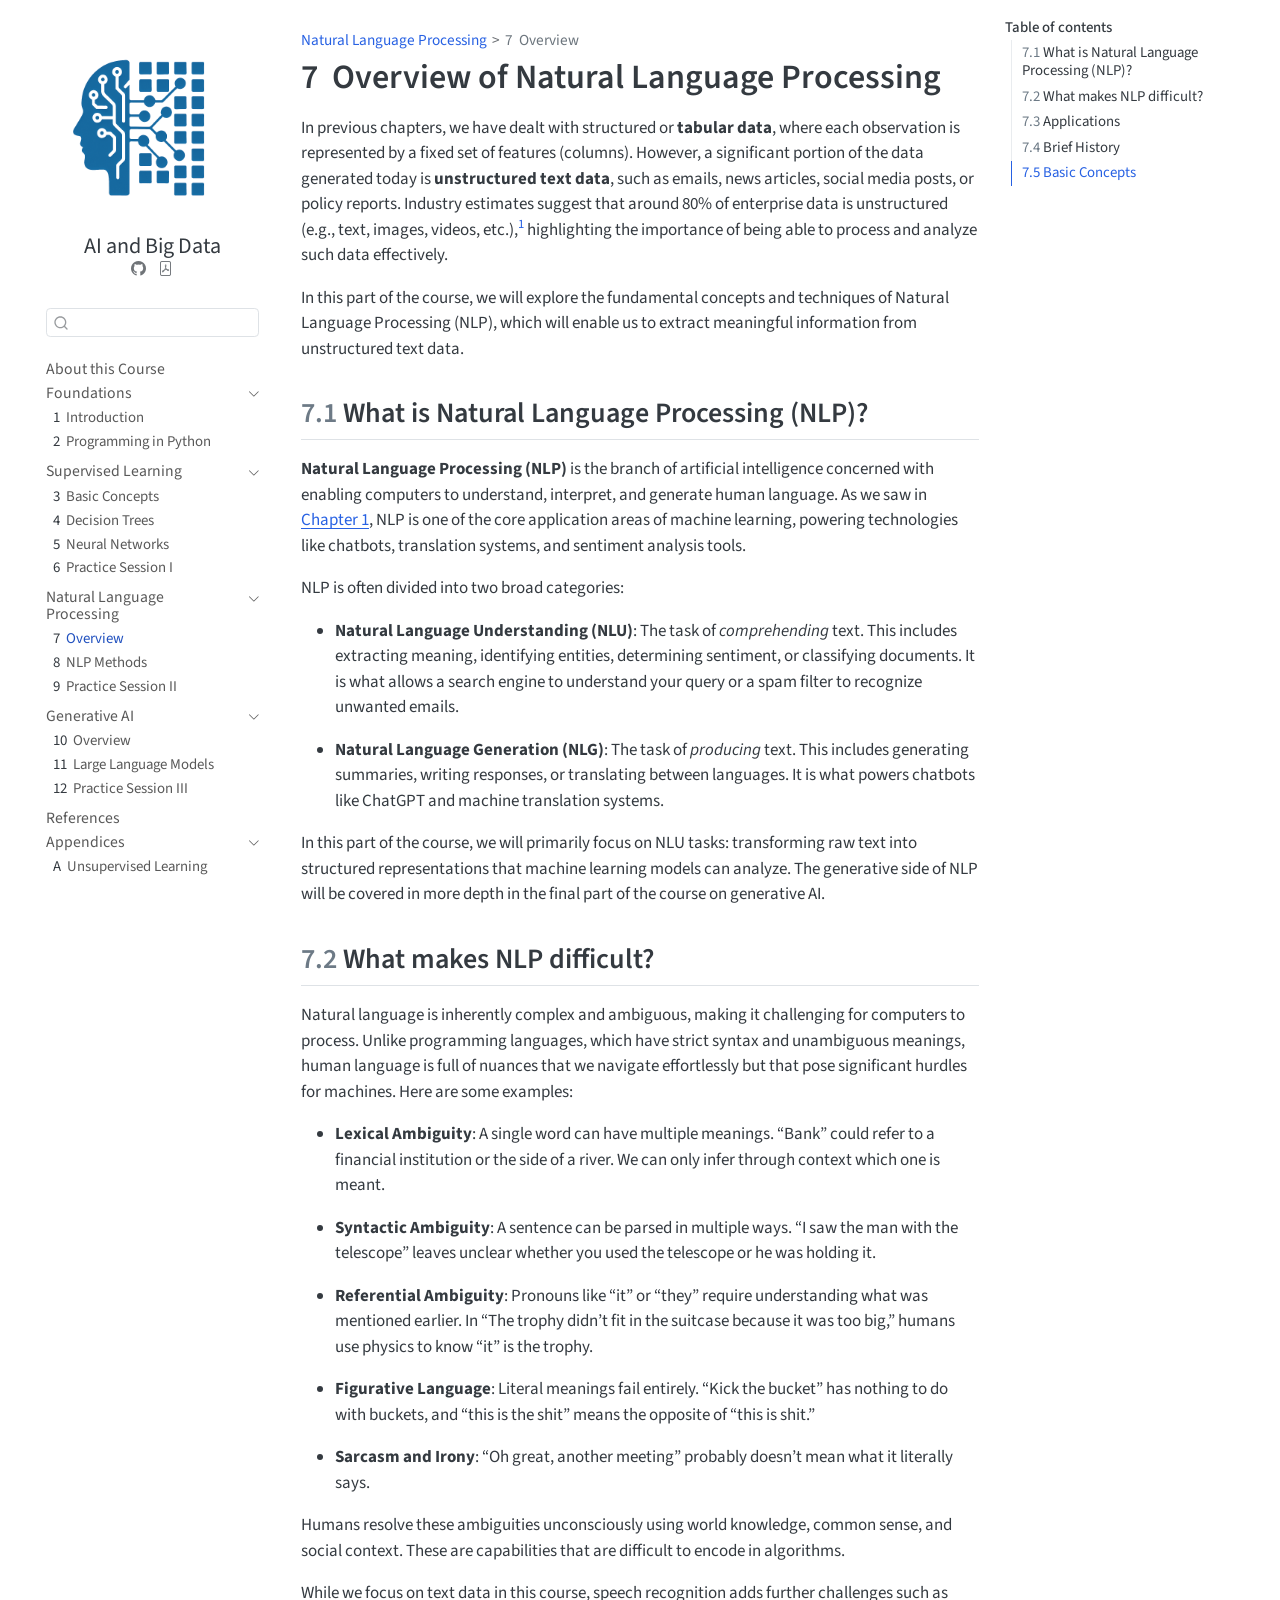
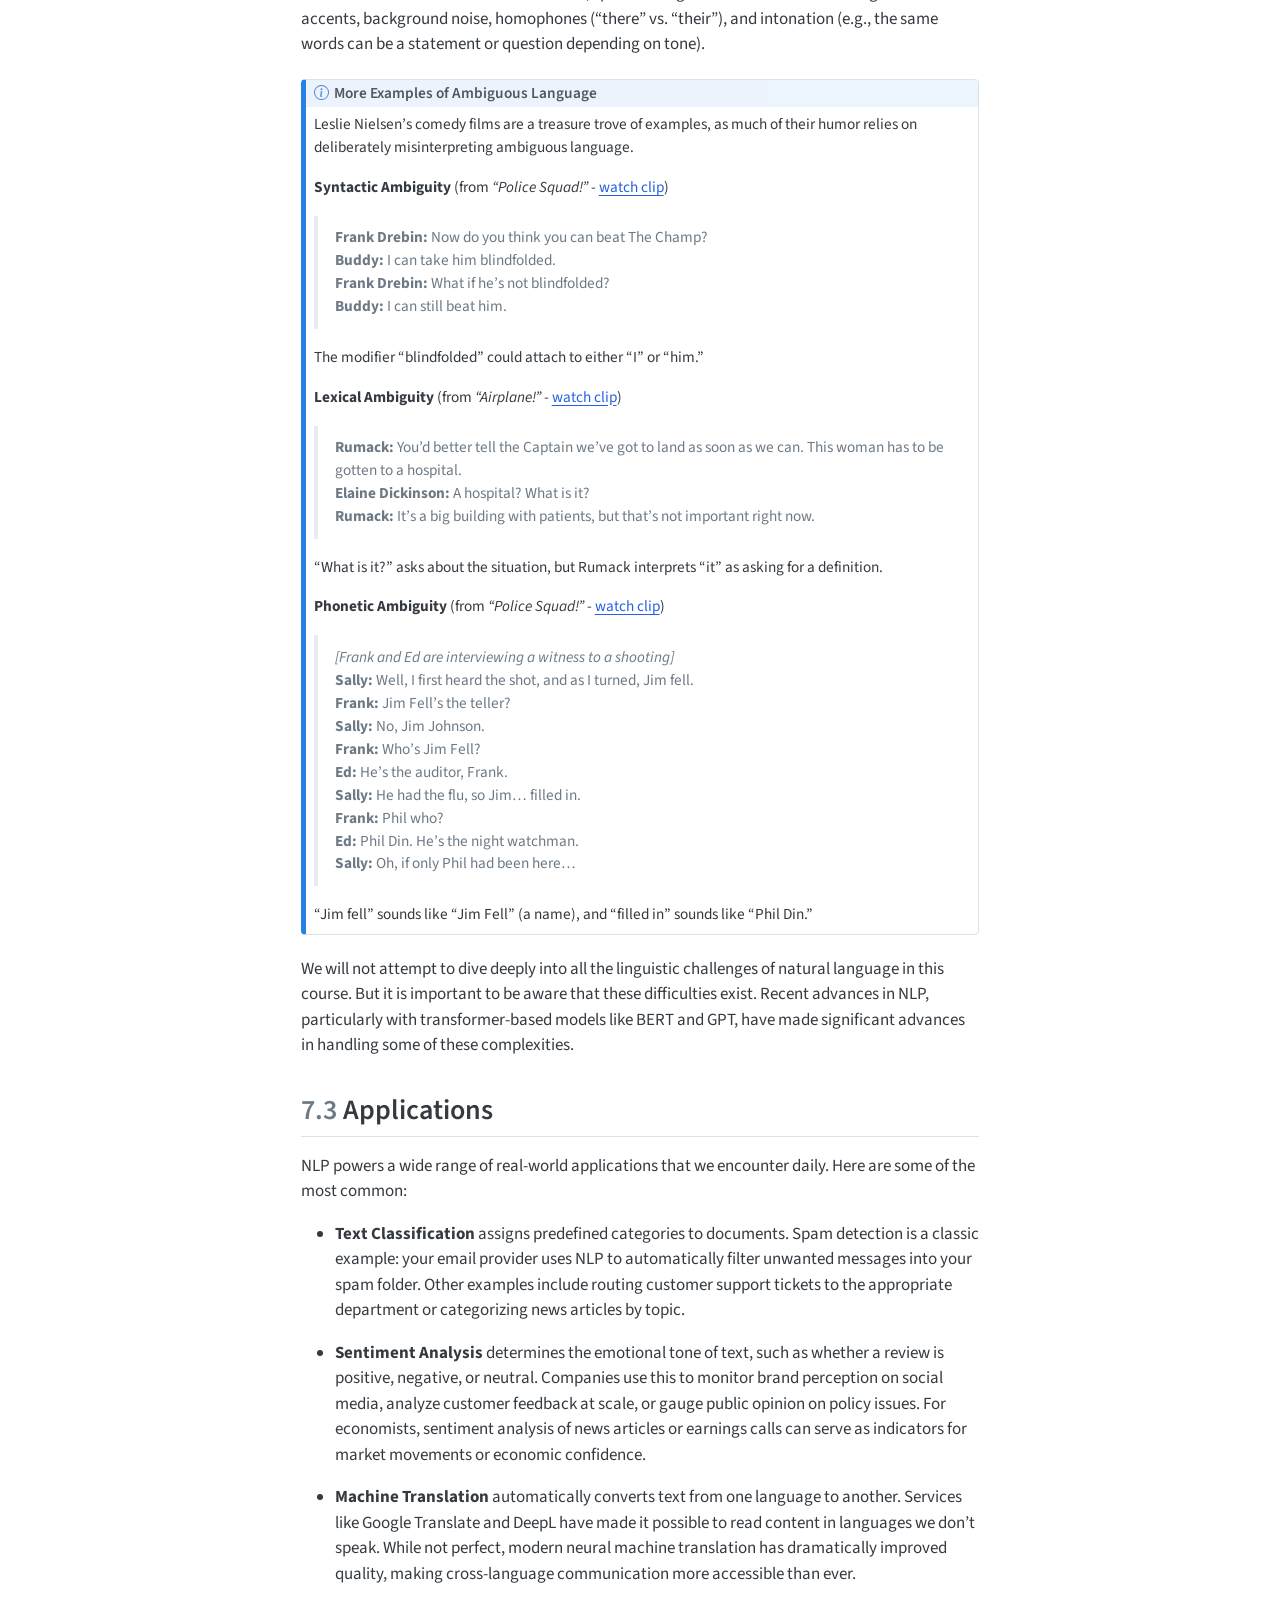
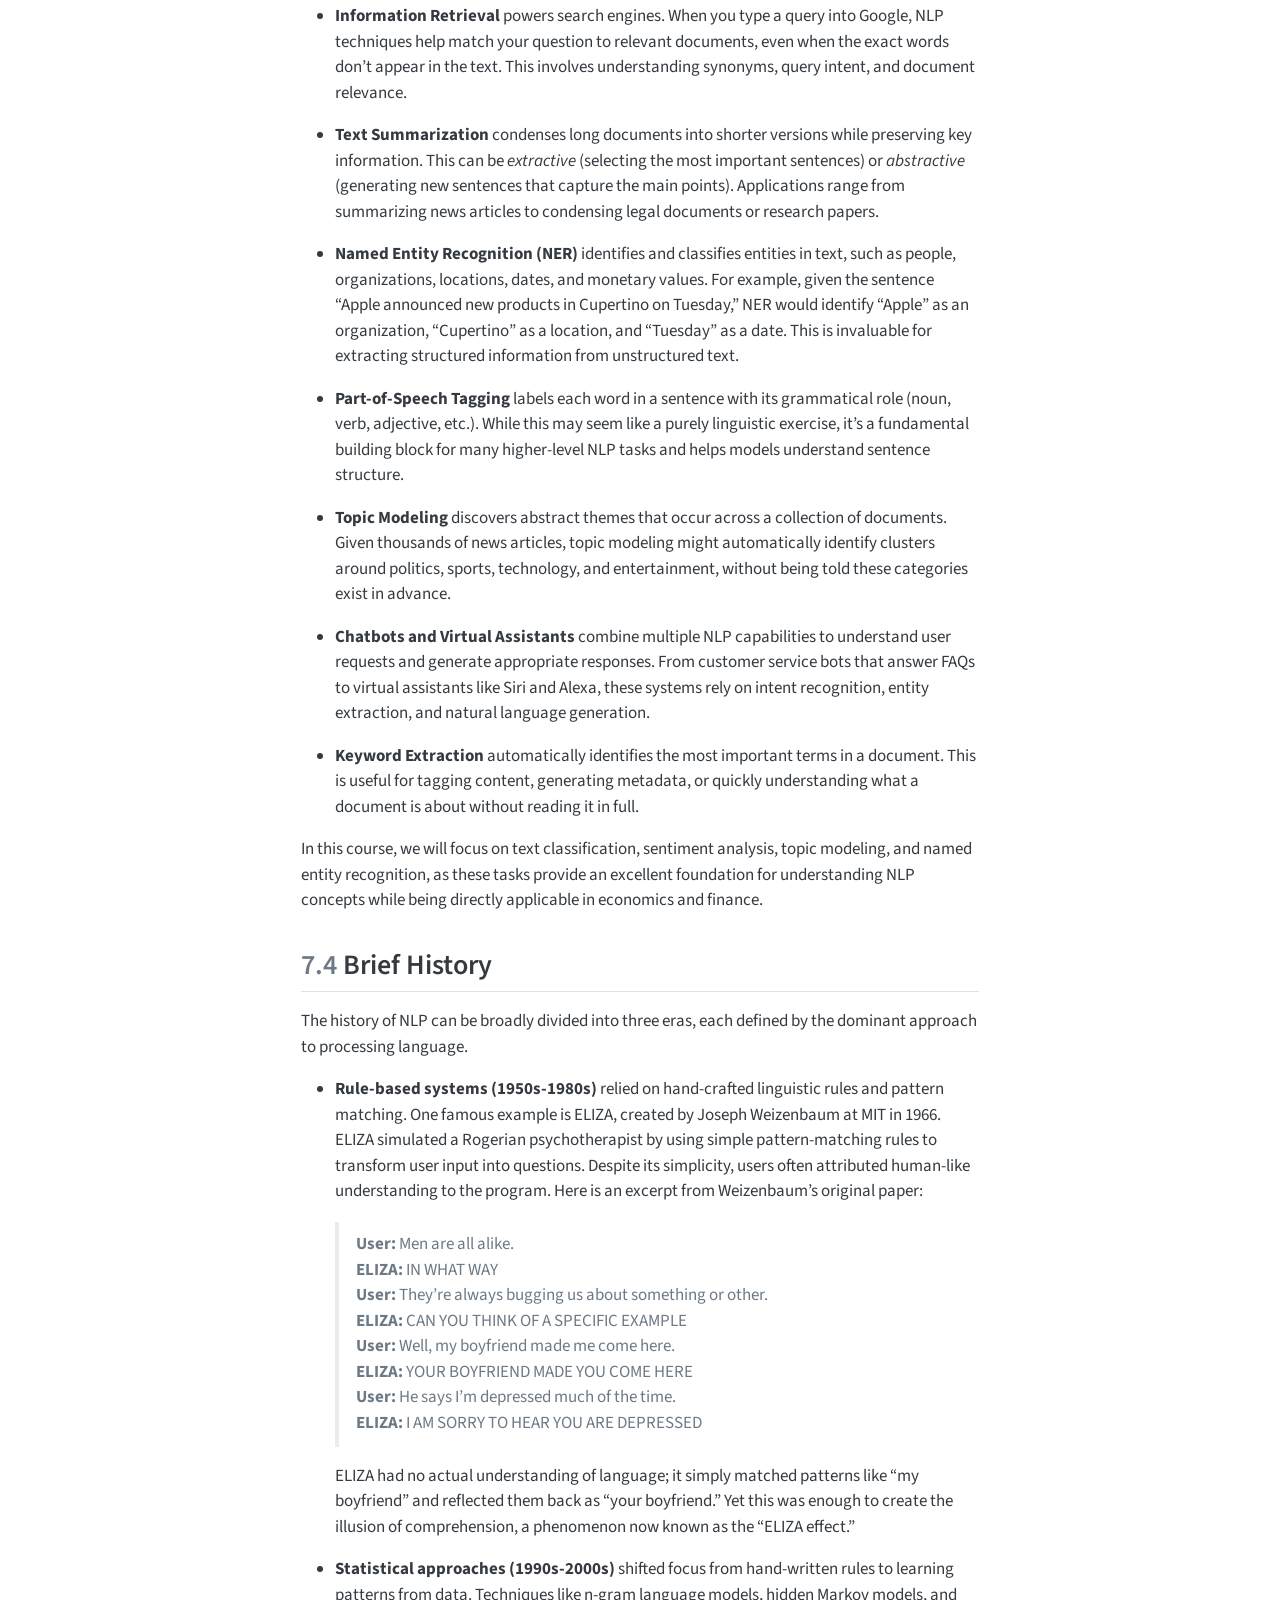
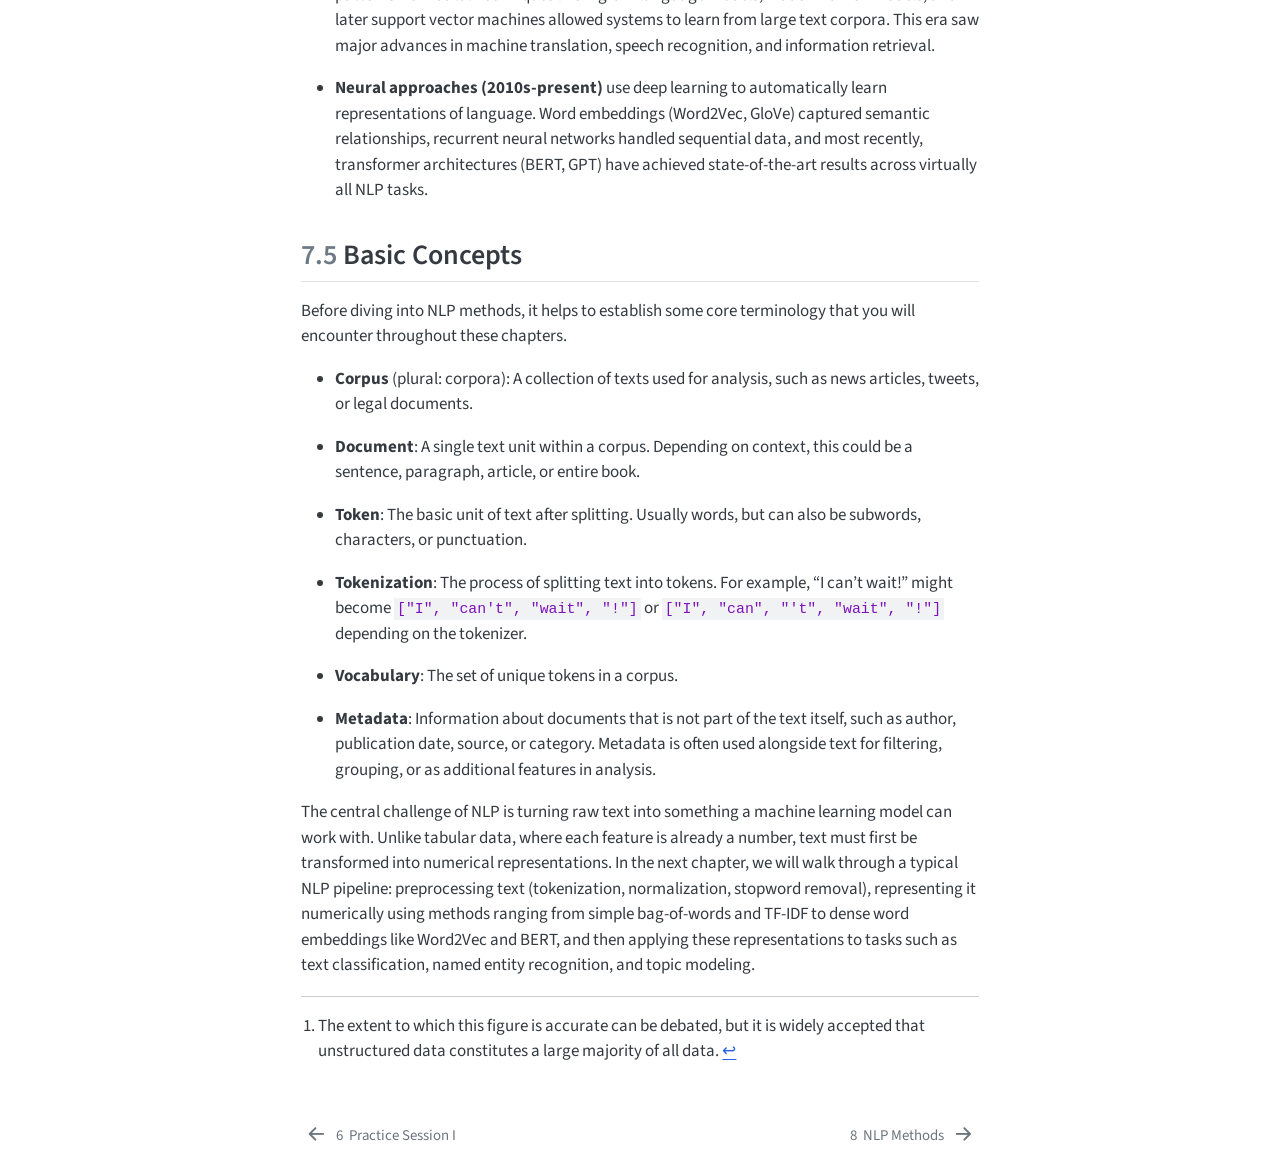
<file: nlp/intro_nlp.html>
<!DOCTYPE html>
<html xmlns="http://www.w3.org/1999/xhtml" lang="en" xml:lang="en"><head>

<meta charset="utf-8">
<meta name="generator" content="quarto-1.9.30">

<meta name="viewport" content="width=device-width, initial-scale=1.0, user-scalable=yes">


<title>7&nbsp; Overview of Natural Language Processing – Artificial Intelligence and Big Data</title>
<style>
/* Default styles provided by pandoc.
** See https://pandoc.org/MANUAL.html#variables-for-html for config info.
*/
code{white-space: pre-wrap;}
span.smallcaps{font-variant: small-caps;}
div.columns{display: flex; gap: min(4vw, 1.5em);}
div.column{flex: auto; overflow-x: auto;}
div.hanging-indent{margin-left: 1.5em; text-indent: -1.5em;}
ul.task-list{list-style: none;}
ul.task-list li input[type="checkbox"] {
  width: 0.8em;
  margin: 0 0.8em 0.2em -1em; /* quarto-specific, see https://github.com/quarto-dev/quarto-cli/issues/4556 */ 
  vertical-align: middle;
}
</style>


<script src="../site_libs/quarto-nav/quarto-nav.js"></script>
<script src="../site_libs/quarto-nav/headroom.min.js"></script>
<script src="../site_libs/clipboard/clipboard.min.js"></script>
<script src="../site_libs/quarto-search/autocomplete.umd.js"></script>
<script src="../site_libs/quarto-search/fuse.min.js"></script>
<script src="../site_libs/quarto-search/quarto-search.js"></script>
<meta name="quarto:offset" content="../">
<link href="../nlp/nlp_methods.html" rel="next">
<link href="../supervised_learning/practice_session_I.html" rel="prev">
<script src="../site_libs/quarto-html/quarto.js" type="module"></script>
<script src="../site_libs/quarto-html/tabsets/tabsets.js" type="module"></script>
<script src="../site_libs/quarto-html/popper.min.js"></script>
<script src="../site_libs/quarto-html/tippy.umd.min.js"></script>
<script src="../site_libs/quarto-html/anchor.min.js"></script>
<link href="../site_libs/quarto-html/tippy.css" rel="stylesheet">
<link href="../site_libs/quarto-html/quarto-syntax-highlighting-b6a8276bf55561bdbc268162d41bd1f7.css" rel="stylesheet" id="quarto-text-highlighting-styles">
<script src="../site_libs/bootstrap/bootstrap.min.js"></script>
<link href="../site_libs/bootstrap/bootstrap-icons.css" rel="stylesheet">
<link href="../site_libs/bootstrap/bootstrap-fc36a7dc8636c74dd87d83e9462854b0.min.css" rel="stylesheet" append-hash="true" id="quarto-bootstrap" data-mode="light">
<script id="quarto-search-options" type="application/json">{
  "location": "sidebar",
  "copy-button": false,
  "collapse-after": 3,
  "panel-placement": "start",
  "type": "textbox",
  "limit": 50,
  "keyboard-shortcut": [
    "f",
    "/",
    "s"
  ],
  "show-item-context": false,
  "language": {
    "search-no-results-text": "No results",
    "search-matching-documents-text": "matching documents",
    "search-copy-link-title": "Copy link to search",
    "search-hide-matches-text": "Hide additional matches",
    "search-more-match-text": "more match in this document",
    "search-more-matches-text": "more matches in this document",
    "search-clear-button-title": "Clear",
    "search-text-placeholder": "",
    "search-detached-cancel-button-title": "Cancel",
    "search-submit-button-title": "Submit",
    "search-label": "Search"
  }
}</script>


</head>

<body class="nav-sidebar floating quarto-light">

<div id="quarto-search-results"></div>
  <header id="quarto-header" class="headroom fixed-top">
  <nav class="quarto-secondary-nav">
    <div class="container-fluid d-flex">
      <button type="button" class="quarto-btn-toggle btn" data-bs-toggle="collapse" role="button" data-bs-target=".quarto-sidebar-collapse-item" aria-controls="quarto-sidebar" aria-expanded="false" aria-label="Toggle sidebar navigation" onclick="if (window.quartoToggleHeadroom) { window.quartoToggleHeadroom(); }">
        <i class="bi bi-layout-text-sidebar-reverse"></i>
      </button>
        <nav class="quarto-page-breadcrumbs" aria-label="breadcrumb"><ol class="breadcrumb"><li class="breadcrumb-item"><a href="../nlp/intro_nlp.html">Natural Language Processing</a></li><li class="breadcrumb-item"><a href="../nlp/intro_nlp.html"><span class="chapter-number">7</span>&nbsp; <span class="chapter-title">Overview</span></a></li></ol></nav>
        <a class="flex-grow-1" role="navigation" data-bs-toggle="collapse" data-bs-target=".quarto-sidebar-collapse-item" aria-controls="quarto-sidebar" aria-expanded="false" aria-label="Toggle sidebar navigation" onclick="if (window.quartoToggleHeadroom) { window.quartoToggleHeadroom(); }">      
        </a>
      <button type="button" class="btn quarto-search-button" aria-label="Search" onclick="window.quartoOpenSearch();">
        <i class="bi bi-search"></i>
      </button>
    </div>
  </nav>
</header>
<!-- content -->
<div id="quarto-content" class="quarto-container page-columns page-rows-contents page-layout-article">
<!-- sidebar -->
  <nav id="quarto-sidebar" class="sidebar collapse collapse-horizontal quarto-sidebar-collapse-item sidebar-navigation floating overflow-auto">
    <div class="pt-lg-2 mt-2 text-left sidebar-header sidebar-header-stacked">
      <a href="../index.html" class="sidebar-logo-link">
      <img src="../logo.png" alt="" class="sidebar-logo light-content py-0 d-lg-inline d-none">
      <img src="../logo.png" alt="" class="sidebar-logo dark-content py-0 d-lg-inline d-none">
      </a>
    <div class="sidebar-title mb-0 py-0">
      <a href="../">AI and Big Data</a> 
        <div class="sidebar-tools-main">
    <a href="https://github.com/jmarbet/ai-big-data-course" title="" class="quarto-navigation-tool px-1" aria-label=""><i class="bi bi-github"></i></a>
    <a href="../Artificial-Intelligence-and-Big-Data.pdf" title="Download PDF" class="quarto-navigation-tool px-1" aria-label="Download PDF"><i class="bi bi-file-pdf"></i></a>
</div>
    </div>
      </div>
        <div class="mt-2 flex-shrink-0 align-items-center">
        <div class="sidebar-search">
        <div id="quarto-search" class="" title="Search"></div>
        </div>
        </div>
    <div class="sidebar-menu-container"> 
    <ul class="list-unstyled mt-1">
        <li class="sidebar-item">
  <div class="sidebar-item-container"> 
  <a href="../index.html" class="sidebar-item-text sidebar-link">
 <span class="menu-text">About this Course</span></a>
  </div>
</li>
        <li class="sidebar-item sidebar-item-section">
      <div class="sidebar-item-container"> 
            <a class="sidebar-item-text sidebar-link text-start" data-bs-toggle="collapse" data-bs-target="#quarto-sidebar-section-1" role="navigation" aria-expanded="true">
 <span class="menu-text">Foundations</span></a>
          <a class="sidebar-item-toggle text-start" data-bs-toggle="collapse" data-bs-target="#quarto-sidebar-section-1" role="navigation" aria-expanded="true" aria-label="Toggle section">
            <i class="bi bi-chevron-right ms-2"></i>
          </a> 
      </div>
      <ul id="quarto-sidebar-section-1" class="collapse list-unstyled sidebar-section depth1 show">  
          <li class="sidebar-item">
  <div class="sidebar-item-container"> 
  <a href="../foundations/intro_ai.html" class="sidebar-item-text sidebar-link">
 <span class="menu-text"><span class="chapter-number">1</span>&nbsp; <span class="chapter-title">Introduction</span></span></a>
  </div>
</li>
          <li class="sidebar-item">
  <div class="sidebar-item-container"> 
  <a href="../foundations/intro_python.html" class="sidebar-item-text sidebar-link">
 <span class="menu-text"><span class="chapter-number">2</span>&nbsp; <span class="chapter-title">Programming in Python</span></span></a>
  </div>
</li>
      </ul>
  </li>
        <li class="sidebar-item sidebar-item-section">
      <div class="sidebar-item-container"> 
            <a class="sidebar-item-text sidebar-link text-start" data-bs-toggle="collapse" data-bs-target="#quarto-sidebar-section-2" role="navigation" aria-expanded="true">
 <span class="menu-text">Supervised Learning</span></a>
          <a class="sidebar-item-toggle text-start" data-bs-toggle="collapse" data-bs-target="#quarto-sidebar-section-2" role="navigation" aria-expanded="true" aria-label="Toggle section">
            <i class="bi bi-chevron-right ms-2"></i>
          </a> 
      </div>
      <ul id="quarto-sidebar-section-2" class="collapse list-unstyled sidebar-section depth1 show">  
          <li class="sidebar-item">
  <div class="sidebar-item-container"> 
  <a href="../supervised_learning/intro_supervised_learning.html" class="sidebar-item-text sidebar-link">
 <span class="menu-text"><span class="chapter-number">3</span>&nbsp; <span class="chapter-title">Basic Concepts</span></span></a>
  </div>
</li>
          <li class="sidebar-item">
  <div class="sidebar-item-container"> 
  <a href="../supervised_learning/method_decision_trees.html" class="sidebar-item-text sidebar-link">
 <span class="menu-text"><span class="chapter-number">4</span>&nbsp; <span class="chapter-title">Decision Trees</span></span></a>
  </div>
</li>
          <li class="sidebar-item">
  <div class="sidebar-item-container"> 
  <a href="../supervised_learning/method_neural_networks.html" class="sidebar-item-text sidebar-link">
 <span class="menu-text"><span class="chapter-number">5</span>&nbsp; <span class="chapter-title">Neural Networks</span></span></a>
  </div>
</li>
          <li class="sidebar-item">
  <div class="sidebar-item-container"> 
  <a href="../supervised_learning/practice_session_I.html" class="sidebar-item-text sidebar-link">
 <span class="menu-text"><span class="chapter-number">6</span>&nbsp; <span class="chapter-title">Practice Session I</span></span></a>
  </div>
</li>
      </ul>
  </li>
        <li class="sidebar-item sidebar-item-section">
      <div class="sidebar-item-container"> 
            <a class="sidebar-item-text sidebar-link text-start" data-bs-toggle="collapse" data-bs-target="#quarto-sidebar-section-3" role="navigation" aria-expanded="true">
 <span class="menu-text">Natural Language Processing</span></a>
          <a class="sidebar-item-toggle text-start" data-bs-toggle="collapse" data-bs-target="#quarto-sidebar-section-3" role="navigation" aria-expanded="true" aria-label="Toggle section">
            <i class="bi bi-chevron-right ms-2"></i>
          </a> 
      </div>
      <ul id="quarto-sidebar-section-3" class="collapse list-unstyled sidebar-section depth1 show">  
          <li class="sidebar-item">
  <div class="sidebar-item-container"> 
  <a href="../nlp/intro_nlp.html" class="sidebar-item-text sidebar-link active">
 <span class="menu-text"><span class="chapter-number">7</span>&nbsp; <span class="chapter-title">Overview</span></span></a>
  </div>
</li>
          <li class="sidebar-item">
  <div class="sidebar-item-container"> 
  <a href="../nlp/nlp_methods.html" class="sidebar-item-text sidebar-link">
 <span class="menu-text"><span class="chapter-number">8</span>&nbsp; <span class="chapter-title">NLP Methods</span></span></a>
  </div>
</li>
          <li class="sidebar-item">
  <div class="sidebar-item-container"> 
  <a href="../nlp/practice_session_II.html" class="sidebar-item-text sidebar-link">
 <span class="menu-text"><span class="chapter-number">9</span>&nbsp; <span class="chapter-title">Practice Session II</span></span></a>
  </div>
</li>
      </ul>
  </li>
        <li class="sidebar-item sidebar-item-section">
      <div class="sidebar-item-container"> 
            <a class="sidebar-item-text sidebar-link text-start" data-bs-toggle="collapse" data-bs-target="#quarto-sidebar-section-4" role="navigation" aria-expanded="true">
 <span class="menu-text">Generative AI</span></a>
          <a class="sidebar-item-toggle text-start" data-bs-toggle="collapse" data-bs-target="#quarto-sidebar-section-4" role="navigation" aria-expanded="true" aria-label="Toggle section">
            <i class="bi bi-chevron-right ms-2"></i>
          </a> 
      </div>
      <ul id="quarto-sidebar-section-4" class="collapse list-unstyled sidebar-section depth1 show">  
          <li class="sidebar-item">
  <div class="sidebar-item-container"> 
  <a href="../generative_ai/intro_generative_ai.html" class="sidebar-item-text sidebar-link">
 <span class="menu-text"><span class="chapter-number">10</span>&nbsp; <span class="chapter-title">Overview</span></span></a>
  </div>
</li>
          <li class="sidebar-item">
  <div class="sidebar-item-container"> 
  <a href="../generative_ai/large_language_models.html" class="sidebar-item-text sidebar-link">
 <span class="menu-text"><span class="chapter-number">11</span>&nbsp; <span class="chapter-title">Large Language Models</span></span></a>
  </div>
</li>
          <li class="sidebar-item">
  <div class="sidebar-item-container"> 
  <a href="../generative_ai/practice_session_III.html" class="sidebar-item-text sidebar-link">
 <span class="menu-text"><span class="chapter-number">12</span>&nbsp; <span class="chapter-title">Practice Session III</span></span></a>
  </div>
</li>
      </ul>
  </li>
        <li class="sidebar-item">
  <div class="sidebar-item-container"> 
  <a href="../references.html" class="sidebar-item-text sidebar-link">
 <span class="menu-text">References</span></a>
  </div>
</li>
        <li class="sidebar-item sidebar-item-section">
      <div class="sidebar-item-container"> 
            <a class="sidebar-item-text sidebar-link text-start" data-bs-toggle="collapse" data-bs-target="#quarto-sidebar-section-5" role="navigation" aria-expanded="true">
 <span class="menu-text">Appendices</span></a>
          <a class="sidebar-item-toggle text-start" data-bs-toggle="collapse" data-bs-target="#quarto-sidebar-section-5" role="navigation" aria-expanded="true" aria-label="Toggle section">
            <i class="bi bi-chevron-right ms-2"></i>
          </a> 
      </div>
      <ul id="quarto-sidebar-section-5" class="collapse list-unstyled sidebar-section depth1 show">  
          <li class="sidebar-item">
  <div class="sidebar-item-container"> 
  <a href="../appendix/unsupervised_learning.html" class="sidebar-item-text sidebar-link">
 <span class="menu-text"><span class="chapter-number">A</span>&nbsp; <span class="chapter-title">Unsupervised Learning</span></span></a>
  </div>
</li>
      </ul>
  </li>
    </ul>
    </div>
</nav>
<div id="quarto-sidebar-glass" class="quarto-sidebar-collapse-item" data-bs-toggle="collapse" data-bs-target=".quarto-sidebar-collapse-item"></div>
<!-- margin-sidebar -->
    <div id="quarto-margin-sidebar" class="sidebar margin-sidebar">
        <nav id="TOC" role="doc-toc" class="toc-active">
    <h2 id="toc-title">Table of contents</h2>
   
  <ul>
  <li><a href="#what-is-natural-language-processing-nlp" id="toc-what-is-natural-language-processing-nlp" class="nav-link active" data-scroll-target="#what-is-natural-language-processing-nlp"><span class="header-section-number">7.1</span> What is Natural Language Processing (NLP)?</a></li>
  <li><a href="#what-makes-nlp-difficult" id="toc-what-makes-nlp-difficult" class="nav-link" data-scroll-target="#what-makes-nlp-difficult"><span class="header-section-number">7.2</span> What makes NLP difficult?</a></li>
  <li><a href="#applications" id="toc-applications" class="nav-link" data-scroll-target="#applications"><span class="header-section-number">7.3</span> Applications</a></li>
  <li><a href="#brief-history" id="toc-brief-history" class="nav-link" data-scroll-target="#brief-history"><span class="header-section-number">7.4</span> Brief History</a></li>
  <li><a href="#basic-concepts" id="toc-basic-concepts" class="nav-link" data-scroll-target="#basic-concepts"><span class="header-section-number">7.5</span> Basic Concepts</a></li>
  </ul>
</nav>
    </div>
<!-- main -->
<main class="content" id="quarto-document-content">

<header id="title-block-header" class="quarto-title-block default"><nav class="quarto-page-breadcrumbs quarto-title-breadcrumbs d-none d-lg-block" aria-label="breadcrumb"><ol class="breadcrumb"><li class="breadcrumb-item"><a href="../nlp/intro_nlp.html">Natural Language Processing</a></li><li class="breadcrumb-item"><a href="../nlp/intro_nlp.html"><span class="chapter-number">7</span>&nbsp; <span class="chapter-title">Overview</span></a></li></ol></nav>
<div class="quarto-title">
<h1 class="title"><span class="chapter-number">7</span>&nbsp; <span class="chapter-title">Overview of Natural Language Processing</span></h1>
</div>



<div class="quarto-title-meta">

    
  
    
  </div>
  


</header>


<p>In previous chapters, we have dealt with structured or <strong>tabular data</strong>, where each observation is represented by a fixed set of features (columns). However, a significant portion of the data generated today is <strong>unstructured text data</strong>, such as emails, news articles, social media posts, or policy reports. Industry estimates suggest that around 80% of enterprise data is unstructured (e.g., text, images, videos, etc.),<a href="#fn1" class="footnote-ref" id="fnref1" role="doc-noteref"><sup>1</sup></a> highlighting the importance of being able to process and analyze such data effectively.</p>
<p>In this part of the course, we will explore the fundamental concepts and techniques of Natural Language Processing (NLP), which will enable us to extract meaningful information from unstructured text data.</p>
<section id="what-is-natural-language-processing-nlp" class="level2" data-number="7.1">
<h2 data-number="7.1" class="anchored" data-anchor-id="what-is-natural-language-processing-nlp"><span class="header-section-number">7.1</span> What is Natural Language Processing (NLP)?</h2>
<p><strong>Natural Language Processing (NLP)</strong> is the branch of artificial intelligence concerned with enabling computers to understand, interpret, and generate human language. As we saw in <a href="../foundations/intro_ai.html" class="quarto-xref"><span>Chapter 1</span></a>, NLP is one of the core application areas of machine learning, powering technologies like chatbots, translation systems, and sentiment analysis tools.</p>
<p>NLP is often divided into two broad categories:</p>
<ul>
<li><p><strong>Natural Language Understanding (NLU)</strong>: The task of <em>comprehending</em> text. This includes extracting meaning, identifying entities, determining sentiment, or classifying documents. It is what allows a search engine to understand your query or a spam filter to recognize unwanted emails.</p></li>
<li><p><strong>Natural Language Generation (NLG)</strong>: The task of <em>producing</em> text. This includes generating summaries, writing responses, or translating between languages. It is what powers chatbots like ChatGPT and machine translation systems.</p></li>
</ul>
<p>In this part of the course, we will primarily focus on NLU tasks: transforming raw text into structured representations that machine learning models can analyze. The generative side of NLP will be covered in more depth in the final part of the course on generative AI.</p>
</section>
<section id="what-makes-nlp-difficult" class="level2" data-number="7.2">
<h2 data-number="7.2" class="anchored" data-anchor-id="what-makes-nlp-difficult"><span class="header-section-number">7.2</span> What makes NLP difficult?</h2>
<p>Natural language is inherently complex and ambiguous, making it challenging for computers to process. Unlike programming languages, which have strict syntax and unambiguous meanings, human language is full of nuances that we navigate effortlessly but that pose significant hurdles for machines. Here are some examples:</p>
<ul>
<li><p><strong>Lexical Ambiguity</strong>: A single word can have multiple meanings. “Bank” could refer to a financial institution or the side of a river. We can only infer through context which one is meant.</p></li>
<li><p><strong>Syntactic Ambiguity</strong>: A sentence can be parsed in multiple ways. “I saw the man with the telescope” leaves unclear whether you used the telescope or he was holding it.</p></li>
<li><p><strong>Referential Ambiguity</strong>: Pronouns like “it” or “they” require understanding what was mentioned earlier. In “The trophy didn’t fit in the suitcase because it was too big,” humans use physics to know “it” is the trophy.</p></li>
<li><p><strong>Figurative Language</strong>: Literal meanings fail entirely. “Kick the bucket” has nothing to do with buckets, and “this is the shit” means the opposite of “this is shit.”</p></li>
<li><p><strong>Sarcasm and Irony</strong>: “Oh great, another meeting” probably doesn’t mean what it literally says.</p></li>
</ul>
<p>Humans resolve these ambiguities unconsciously using world knowledge, common sense, and social context. These are capabilities that are difficult to encode in algorithms.</p>
<p>While we focus on text data in this course, speech recognition adds further challenges such as accents, background noise, homophones (“there” vs.&nbsp;“their”), and intonation (e.g., the same words can be a statement or question depending on tone).</p>
<div class="callout callout-style-default callout-note callout-titled">
<div class="callout-header d-flex align-content-center">
<div class="callout-icon-container">
<i class="callout-icon"></i>
</div>
<div class="callout-title-container flex-fill">
<span class="screen-reader-only">Note</span>More Examples of Ambiguous Language
</div>
</div>
<div class="callout-body-container callout-body">
<p>Leslie Nielsen’s comedy films are a treasure trove of examples, as much of their humor relies on deliberately misinterpreting ambiguous language.</p>
<p><strong>Syntactic Ambiguity</strong> (from <em>“Police Squad!”</em> - <a href="https://www.youtube.com/watch?v=ywpfM9hV5Ow">watch clip</a>)</p>
<blockquote class="blockquote">
<div class="line-block"><strong>Frank Drebin:</strong> Now do you think you can beat The Champ?<br>
<strong>Buddy:</strong> I can take him blindfolded.<br>
<strong>Frank Drebin:</strong> What if he’s not blindfolded?<br>
<strong>Buddy:</strong> I can still beat him.</div>
</blockquote>
<p>The modifier “blindfolded” could attach to either “I” or “him.”</p>
<p><strong>Lexical Ambiguity</strong> (from <em>“Airplane!”</em> - <a href="https://www.youtube.com/watch?v=bLpBtDRkuD8">watch clip</a>)</p>
<blockquote class="blockquote">
<div class="line-block"><strong>Rumack:</strong> You’d better tell the Captain we’ve got to land as soon as we can. This woman has to be gotten to a hospital.<br>
<strong>Elaine Dickinson:</strong> A hospital? What is it?<br>
<strong>Rumack:</strong> It’s a big building with patients, but that’s not important right now.</div>
</blockquote>
<p>“What is it?” asks about the situation, but Rumack interprets “it” as asking for a definition.</p>
<p><strong>Phonetic Ambiguity</strong> (from <em>“Police Squad!”</em> - <a href="https://www.youtube.com/watch?v=het1kl-A8qw">watch clip</a>)</p>
<blockquote class="blockquote">
<div class="line-block"><em>[Frank and Ed are interviewing a witness to a shooting]</em><br>
<strong>Sally:</strong> Well, I first heard the shot, and as I turned, Jim fell.<br>
<strong>Frank:</strong> Jim Fell’s the teller?<br>
<strong>Sally:</strong> No, Jim Johnson.<br>
<strong>Frank:</strong> Who’s Jim Fell?<br>
<strong>Ed:</strong> He’s the auditor, Frank.<br>
<strong>Sally:</strong> He had the flu, so Jim… filled in.<br>
<strong>Frank:</strong> Phil who?<br>
<strong>Ed:</strong> Phil Din. He’s the night watchman.<br>
<strong>Sally:</strong> Oh, if only Phil had been here…</div>
</blockquote>
<p>“Jim fell” sounds like “Jim Fell” (a name), and “filled in” sounds like “Phil Din.”</p>
</div>
</div>
<p>We will not attempt to dive deeply into all the linguistic challenges of natural language in this course. But it is important to be aware that these difficulties exist. Recent advances in NLP, particularly with transformer-based models like BERT and GPT, have made significant advances in handling some of these complexities.</p>
</section>
<section id="applications" class="level2" data-number="7.3">
<h2 data-number="7.3" class="anchored" data-anchor-id="applications"><span class="header-section-number">7.3</span> Applications</h2>
<p>NLP powers a wide range of real-world applications that we encounter daily. Here are some of the most common:</p>
<ul>
<li><p><strong>Text Classification</strong> assigns predefined categories to documents. Spam detection is a classic example: your email provider uses NLP to automatically filter unwanted messages into your spam folder. Other examples include routing customer support tickets to the appropriate department or categorizing news articles by topic.</p></li>
<li><p><strong>Sentiment Analysis</strong> determines the emotional tone of text, such as whether a review is positive, negative, or neutral. Companies use this to monitor brand perception on social media, analyze customer feedback at scale, or gauge public opinion on policy issues. For economists, sentiment analysis of news articles or earnings calls can serve as indicators for market movements or economic confidence.</p></li>
<li><p><strong>Machine Translation</strong> automatically converts text from one language to another. Services like Google Translate and DeepL have made it possible to read content in languages we don’t speak. While not perfect, modern neural machine translation has dramatically improved quality, making cross-language communication more accessible than ever.</p></li>
<li><p><strong>Information Retrieval</strong> powers search engines. When you type a query into Google, NLP techniques help match your question to relevant documents, even when the exact words don’t appear in the text. This involves understanding synonyms, query intent, and document relevance.</p></li>
<li><p><strong>Text Summarization</strong> condenses long documents into shorter versions while preserving key information. This can be <em>extractive</em> (selecting the most important sentences) or <em>abstractive</em> (generating new sentences that capture the main points). Applications range from summarizing news articles to condensing legal documents or research papers.</p></li>
<li><p><strong>Named Entity Recognition (NER)</strong> identifies and classifies entities in text, such as people, organizations, locations, dates, and monetary values. For example, given the sentence “Apple announced new products in Cupertino on Tuesday,” NER would identify “Apple” as an organization, “Cupertino” as a location, and “Tuesday” as a date. This is invaluable for extracting structured information from unstructured text.</p></li>
<li><p><strong>Part-of-Speech Tagging</strong> labels each word in a sentence with its grammatical role (noun, verb, adjective, etc.). While this may seem like a purely linguistic exercise, it’s a fundamental building block for many higher-level NLP tasks and helps models understand sentence structure.</p></li>
<li><p><strong>Topic Modeling</strong> discovers abstract themes that occur across a collection of documents. Given thousands of news articles, topic modeling might automatically identify clusters around politics, sports, technology, and entertainment, without being told these categories exist in advance.</p></li>
<li><p><strong>Chatbots and Virtual Assistants</strong> combine multiple NLP capabilities to understand user requests and generate appropriate responses. From customer service bots that answer FAQs to virtual assistants like Siri and Alexa, these systems rely on intent recognition, entity extraction, and natural language generation.</p></li>
<li><p><strong>Keyword Extraction</strong> automatically identifies the most important terms in a document. This is useful for tagging content, generating metadata, or quickly understanding what a document is about without reading it in full.</p></li>
</ul>
<p>In this course, we will focus on text classification, sentiment analysis, topic modeling, and named entity recognition, as these tasks provide an excellent foundation for understanding NLP concepts while being directly applicable in economics and finance.</p>
</section>
<section id="brief-history" class="level2" data-number="7.4">
<h2 data-number="7.4" class="anchored" data-anchor-id="brief-history"><span class="header-section-number">7.4</span> Brief History</h2>
<p>The history of NLP can be broadly divided into three eras, each defined by the dominant approach to processing language.</p>
<ul>
<li><p><strong>Rule-based systems (1950s-1980s)</strong> relied on hand-crafted linguistic rules and pattern matching. One famous example is ELIZA, created by Joseph Weizenbaum at MIT in 1966. ELIZA simulated a Rogerian psychotherapist by using simple pattern-matching rules to transform user input into questions. Despite its simplicity, users often attributed human-like understanding to the program. Here is an excerpt from Weizenbaum’s original paper:</p>
<blockquote class="blockquote">
<div class="line-block"><strong>User:</strong> Men are all alike.<br>
<strong>ELIZA:</strong> IN WHAT WAY<br>
<strong>User:</strong> They’re always bugging us about something or other.<br>
<strong>ELIZA:</strong> CAN YOU THINK OF A SPECIFIC EXAMPLE<br>
<strong>User:</strong> Well, my boyfriend made me come here.<br>
<strong>ELIZA:</strong> YOUR BOYFRIEND MADE YOU COME HERE<br>
<strong>User:</strong> He says I’m depressed much of the time.<br>
<strong>ELIZA:</strong> I AM SORRY TO HEAR YOU ARE DEPRESSED</div>
</blockquote>
<p>ELIZA had no actual understanding of language; it simply matched patterns like “my boyfriend” and reflected them back as “your boyfriend.” Yet this was enough to create the illusion of comprehension, a phenomenon now known as the “ELIZA effect.”</p></li>
<li><p><strong>Statistical approaches (1990s-2000s)</strong> shifted focus from hand-written rules to learning patterns from data. Techniques like n-gram language models, hidden Markov models, and later support vector machines allowed systems to learn from large text corpora. This era saw major advances in machine translation, speech recognition, and information retrieval.</p></li>
<li><p><strong>Neural approaches (2010s-present)</strong> use deep learning to automatically learn representations of language. Word embeddings (Word2Vec, GloVe) captured semantic relationships, recurrent neural networks handled sequential data, and most recently, transformer architectures (BERT, GPT) have achieved state-of-the-art results across virtually all NLP tasks.</p></li>
</ul>
</section>
<section id="basic-concepts" class="level2" data-number="7.5">
<h2 data-number="7.5" class="anchored" data-anchor-id="basic-concepts"><span class="header-section-number">7.5</span> Basic Concepts</h2>
<p>Before diving into NLP methods, it helps to establish some core terminology that you will encounter throughout these chapters.</p>
<ul>
<li><p><strong>Corpus</strong> (plural: corpora): A collection of texts used for analysis, such as news articles, tweets, or legal documents.</p></li>
<li><p><strong>Document</strong>: A single text unit within a corpus. Depending on context, this could be a sentence, paragraph, article, or entire book.</p></li>
<li><p><strong>Token</strong>: The basic unit of text after splitting. Usually words, but can also be subwords, characters, or punctuation.</p></li>
<li><p><strong>Tokenization</strong>: The process of splitting text into tokens. For example, “I can’t wait!” might become <code>["I", "can't", "wait", "!"]</code> or <code>["I", "can", "'t", "wait", "!"]</code> depending on the tokenizer.</p></li>
<li><p><strong>Vocabulary</strong>: The set of unique tokens in a corpus.</p></li>
<li><p><strong>Metadata</strong>: Information about documents that is not part of the text itself, such as author, publication date, source, or category. Metadata is often used alongside text for filtering, grouping, or as additional features in analysis.</p></li>
</ul>
<p>The central challenge of NLP is turning raw text into something a machine learning model can work with. Unlike tabular data, where each feature is already a number, text must first be transformed into numerical representations. In the next chapter, we will walk through a typical NLP pipeline: preprocessing text (tokenization, normalization, stopword removal), representing it numerically using methods ranging from simple bag-of-words and TF-IDF to dense word embeddings like Word2Vec and BERT, and then applying these representations to tasks such as text classification, named entity recognition, and topic modeling.</p>


</section>
<section id="footnotes" class="footnotes footnotes-end-of-document" role="doc-endnotes">
<hr>
<ol>
<li id="fn1"><p>The extent to which this figure is accurate can be debated, but it is widely accepted that unstructured data constitutes a large majority of all data.<a href="#fnref1" class="footnote-back" role="doc-backlink">↩︎</a></p></li>
</ol>
</section>

</main> <!-- /main -->
<script id="quarto-html-after-body" type="application/javascript">
  window.document.addEventListener("DOMContentLoaded", function (event) {
    const icon = "";
    const anchorJS = new window.AnchorJS();
    anchorJS.options = {
      placement: 'right',
      icon: icon
    };
    anchorJS.add('.anchored');
    const isCodeAnnotation = (el) => {
      for (const clz of el.classList) {
        if (clz.startsWith('code-annotation-')) {                     
          return true;
        }
      }
      return false;
    }
    const onCopySuccess = function(e) {
      // button target
      const button = e.trigger;
      // don't keep focus
      button.blur();
      // flash "checked"
      button.classList.add('code-copy-button-checked');
      var currentTitle = button.getAttribute("title");
      button.setAttribute("title", "Copied!");
      let tooltip;
      if (window.bootstrap) {
        button.setAttribute("data-bs-toggle", "tooltip");
        button.setAttribute("data-bs-placement", "left");
        button.setAttribute("data-bs-title", "Copied!");
        tooltip = new bootstrap.Tooltip(button, 
          { trigger: "manual", 
            customClass: "code-copy-button-tooltip",
            offset: [0, -8]});
        tooltip.show();    
      }
      setTimeout(function() {
        if (tooltip) {
          tooltip.hide();
          button.removeAttribute("data-bs-title");
          button.removeAttribute("data-bs-toggle");
          button.removeAttribute("data-bs-placement");
        }
        button.setAttribute("title", currentTitle);
        button.classList.remove('code-copy-button-checked');
      }, 1000);
      // clear code selection
      e.clearSelection();
    }
    const getTextToCopy = function(trigger) {
      const outerScaffold = trigger.parentElement.cloneNode(true);
      const codeEl = outerScaffold.querySelector('code');
      for (const childEl of codeEl.children) {
        if (isCodeAnnotation(childEl)) {
          childEl.remove();
        }
      }
      return codeEl.innerText;
    }
    const clipboard = new window.ClipboardJS('.code-copy-button:not([data-in-quarto-modal])', {
      text: getTextToCopy
    });
    clipboard.on('success', onCopySuccess);
    if (window.document.getElementById('quarto-embedded-source-code-modal')) {
      const clipboardModal = new window.ClipboardJS('.code-copy-button[data-in-quarto-modal]', {
        text: getTextToCopy,
        container: window.document.getElementById('quarto-embedded-source-code-modal')
      });
      clipboardModal.on('success', onCopySuccess);
    }
      var localhostRegex = new RegExp(/^(?:http|https):\/\/localhost\:?[0-9]*\//);
      var mailtoRegex = new RegExp(/^mailto:/);
        var filterRegex = new RegExp('/' + window.location.host + '/');
      var isInternal = (href) => {
          return filterRegex.test(href) || localhostRegex.test(href) || mailtoRegex.test(href);
      }
      // Inspect non-navigation links and adorn them if external
     var links = window.document.querySelectorAll('a[href]:not(.nav-link):not(.navbar-brand):not(.toc-action):not(.sidebar-link):not(.sidebar-item-toggle):not(.pagination-link):not(.no-external):not([aria-hidden]):not(.dropdown-item):not(.quarto-navigation-tool):not(.about-link)');
      for (var i=0; i<links.length; i++) {
        const link = links[i];
        if (!isInternal(link.href)) {
          // undo the damage that might have been done by quarto-nav.js in the case of
          // links that we want to consider external
          if (link.dataset.originalHref !== undefined) {
            link.href = link.dataset.originalHref;
          }
        }
      }
    function tippyHover(el, contentFn, onTriggerFn, onUntriggerFn) {
      const config = {
        allowHTML: true,
        maxWidth: 500,
        delay: 100,
        arrow: false,
        appendTo: function(el) {
            return el.parentElement;
        },
        interactive: true,
        interactiveBorder: 10,
        theme: 'quarto',
        placement: 'bottom-start',
      };
      if (contentFn) {
        config.content = contentFn;
      }
      if (onTriggerFn) {
        config.onTrigger = onTriggerFn;
      }
      if (onUntriggerFn) {
        config.onUntrigger = onUntriggerFn;
      }
      window.tippy(el, config); 
    }
    const noterefs = window.document.querySelectorAll('a[role="doc-noteref"]');
    for (var i=0; i<noterefs.length; i++) {
      const ref = noterefs[i];
      tippyHover(ref, function() {
        // use id or data attribute instead here
        let href = ref.getAttribute('data-footnote-href') || ref.getAttribute('href');
        try { href = new URL(href).hash; } catch {}
        const id = href.replace(/^#\/?/, "");
        const note = window.document.getElementById(id);
        if (note) {
          return note.innerHTML;
        } else {
          return "";
        }
      });
    }
    const xrefs = window.document.querySelectorAll('a.quarto-xref');
    const processXRef = (id, note) => {
      // Strip column container classes
      const stripColumnClz = (el) => {
        el.classList.remove("page-full", "page-columns");
        if (el.children) {
          for (const child of el.children) {
            stripColumnClz(child);
          }
        }
      }
      stripColumnClz(note)
      if (id === null || id.startsWith('sec-')) {
        // Special case sections, only their first couple elements
        const container = document.createElement("div");
        if (note.children && note.children.length > 2) {
          container.appendChild(note.children[0].cloneNode(true));
          for (let i = 1; i < note.children.length; i++) {
            const child = note.children[i];
            if (child.tagName === "P" && child.innerText === "") {
              continue;
            } else {
              container.appendChild(child.cloneNode(true));
              break;
            }
          }
          if (window.Quarto?.typesetMath) {
            window.Quarto.typesetMath(container);
          }
          return container.innerHTML
        } else {
          if (window.Quarto?.typesetMath) {
            window.Quarto.typesetMath(note);
          }
          return note.innerHTML;
        }
      } else {
        // Remove any anchor links if they are present
        const anchorLink = note.querySelector('a.anchorjs-link');
        if (anchorLink) {
          anchorLink.remove();
        }
        if (window.Quarto?.typesetMath) {
          window.Quarto.typesetMath(note);
        }
        if (note.classList.contains("callout")) {
          return note.outerHTML;
        } else {
          return note.innerHTML;
        }
      }
    }
    for (var i=0; i<xrefs.length; i++) {
      const xref = xrefs[i];
      tippyHover(xref, undefined, function(instance) {
        instance.disable();
        let url = xref.getAttribute('href');
        let hash = undefined; 
        if (url.startsWith('#')) {
          hash = url;
        } else {
          try { hash = new URL(url).hash; } catch {}
        }
        if (hash) {
          const id = hash.replace(/^#\/?/, "");
          const note = window.document.getElementById(id);
          if (note !== null) {
            try {
              const html = processXRef(id, note.cloneNode(true));
              instance.setContent(html);
            } finally {
              instance.enable();
              instance.show();
            }
          } else {
            // See if we can fetch this
            fetch(url.split('#')[0])
            .then(res => res.text())
            .then(html => {
              const parser = new DOMParser();
              const htmlDoc = parser.parseFromString(html, "text/html");
              const note = htmlDoc.getElementById(id);
              if (note !== null) {
                const html = processXRef(id, note);
                instance.setContent(html);
              } 
            }).finally(() => {
              instance.enable();
              instance.show();
            });
          }
        } else {
          // See if we can fetch a full url (with no hash to target)
          // This is a special case and we should probably do some content thinning / targeting
          fetch(url)
          .then(res => res.text())
          .then(html => {
            const parser = new DOMParser();
            const htmlDoc = parser.parseFromString(html, "text/html");
            const note = htmlDoc.querySelector('main.content');
            if (note !== null) {
              // This should only happen for chapter cross references
              // (since there is no id in the URL)
              // remove the first header
              if (note.children.length > 0 && note.children[0].tagName === "HEADER") {
                note.children[0].remove();
              }
              const html = processXRef(null, note);
              instance.setContent(html);
            } 
          }).finally(() => {
            instance.enable();
            instance.show();
          });
        }
      }, function(instance) {
      });
    }
        let selectedAnnoteEl;
        const selectorForAnnotation = ( cell, annotation) => {
          let cellAttr = 'data-code-cell="' + cell + '"';
          let lineAttr = 'data-code-annotation="' +  annotation + '"';
          const selector = 'span[' + cellAttr + '][' + lineAttr + ']';
          return selector;
        }
        const selectCodeLines = (annoteEl) => {
          const doc = window.document;
          const targetCell = annoteEl.getAttribute("data-target-cell");
          const targetAnnotation = annoteEl.getAttribute("data-target-annotation");
          const annoteSpan = window.document.querySelector(selectorForAnnotation(targetCell, targetAnnotation));
          const lines = annoteSpan.getAttribute("data-code-lines").split(",");
          const lineIds = lines.map((line) => {
            return targetCell + "-" + line;
          })
          let top = null;
          let height = null;
          let parent = null;
          if (lineIds.length > 0) {
              //compute the position of the single el (top and bottom and make a div)
              const el = window.document.getElementById(lineIds[0]);
              top = el.offsetTop;
              height = el.offsetHeight;
              parent = el.parentElement.parentElement;
            if (lineIds.length > 1) {
              const lastEl = window.document.getElementById(lineIds[lineIds.length - 1]);
              const bottom = lastEl.offsetTop + lastEl.offsetHeight;
              height = bottom - top;
            }
            if (top !== null && height !== null && parent !== null) {
              // cook up a div (if necessary) and position it 
              let div = window.document.getElementById("code-annotation-line-highlight");
              if (div === null) {
                div = window.document.createElement("div");
                div.setAttribute("id", "code-annotation-line-highlight");
                div.style.position = 'absolute';
                parent.appendChild(div);
              }
              div.style.top = top - 2 + "px";
              div.style.height = height + 4 + "px";
              div.style.left = 0;
              let gutterDiv = window.document.getElementById("code-annotation-line-highlight-gutter");
              if (gutterDiv === null) {
                gutterDiv = window.document.createElement("div");
                gutterDiv.setAttribute("id", "code-annotation-line-highlight-gutter");
                gutterDiv.style.position = 'absolute';
                const codeCell = window.document.getElementById(targetCell);
                const gutter = codeCell.querySelector('.code-annotation-gutter');
                gutter.appendChild(gutterDiv);
              }
              gutterDiv.style.top = top - 2 + "px";
              gutterDiv.style.height = height + 4 + "px";
            }
            selectedAnnoteEl = annoteEl;
          }
        };
        const unselectCodeLines = () => {
          const elementsIds = ["code-annotation-line-highlight", "code-annotation-line-highlight-gutter"];
          elementsIds.forEach((elId) => {
            const div = window.document.getElementById(elId);
            if (div) {
              div.remove();
            }
          });
          selectedAnnoteEl = undefined;
        };
          // Handle positioning of the toggle
      window.addEventListener(
        "resize",
        throttle(() => {
          elRect = undefined;
          if (selectedAnnoteEl) {
            selectCodeLines(selectedAnnoteEl);
          }
        }, 10)
      );
      function throttle(fn, ms) {
      let throttle = false;
      let timer;
        return (...args) => {
          if(!throttle) { // first call gets through
              fn.apply(this, args);
              throttle = true;
          } else { // all the others get throttled
              if(timer) clearTimeout(timer); // cancel #2
              timer = setTimeout(() => {
                fn.apply(this, args);
                timer = throttle = false;
              }, ms);
          }
        };
      }
        // Attach click handler to the DT
        const annoteDls = window.document.querySelectorAll('dt[data-target-cell]');
        for (const annoteDlNode of annoteDls) {
          annoteDlNode.addEventListener('click', (event) => {
            const clickedEl = event.target;
            if (clickedEl !== selectedAnnoteEl) {
              unselectCodeLines();
              const activeEl = window.document.querySelector('dt[data-target-cell].code-annotation-active');
              if (activeEl) {
                activeEl.classList.remove('code-annotation-active');
              }
              selectCodeLines(clickedEl);
              clickedEl.classList.add('code-annotation-active');
            } else {
              // Unselect the line
              unselectCodeLines();
              clickedEl.classList.remove('code-annotation-active');
            }
          });
        }
    const findCites = (el) => {
      const parentEl = el.parentElement;
      if (parentEl) {
        const cites = parentEl.dataset.cites;
        if (cites) {
          return {
            el,
            cites: cites.split(' ')
          };
        } else {
          return findCites(el.parentElement)
        }
      } else {
        return undefined;
      }
    };
    var bibliorefs = window.document.querySelectorAll('a[role="doc-biblioref"]');
    for (var i=0; i<bibliorefs.length; i++) {
      const ref = bibliorefs[i];
      const citeInfo = findCites(ref);
      if (citeInfo) {
        tippyHover(citeInfo.el, function() {
          var popup = window.document.createElement('div');
          citeInfo.cites.forEach(function(cite) {
            var citeDiv = window.document.createElement('div');
            citeDiv.classList.add('hanging-indent');
            citeDiv.classList.add('csl-entry');
            var biblioDiv = window.document.getElementById('ref-' + cite);
            if (biblioDiv) {
              citeDiv.innerHTML = biblioDiv.innerHTML;
            }
            popup.appendChild(citeDiv);
          });
          return popup.innerHTML;
        });
      }
    }
  });
  </script>
<nav class="page-navigation">
  <div class="nav-page nav-page-previous">
      <a href="../supervised_learning/practice_session_I.html" class="pagination-link" aria-label="Practice Session I">
        <i class="bi bi-arrow-left-short"></i> <span class="nav-page-text"><span class="chapter-number">6</span>&nbsp; <span class="chapter-title">Practice Session I</span></span>
      </a>          
  </div>
  <div class="nav-page nav-page-next">
      <a href="../nlp/nlp_methods.html" class="pagination-link" aria-label="NLP Methods">
        <span class="nav-page-text"><span class="chapter-number">8</span>&nbsp; <span class="chapter-title">NLP Methods</span></span> <i class="bi bi-arrow-right-short"></i>
      </a>
  </div>
</nav>
</div> <!-- /content -->




</body></html>
</file>
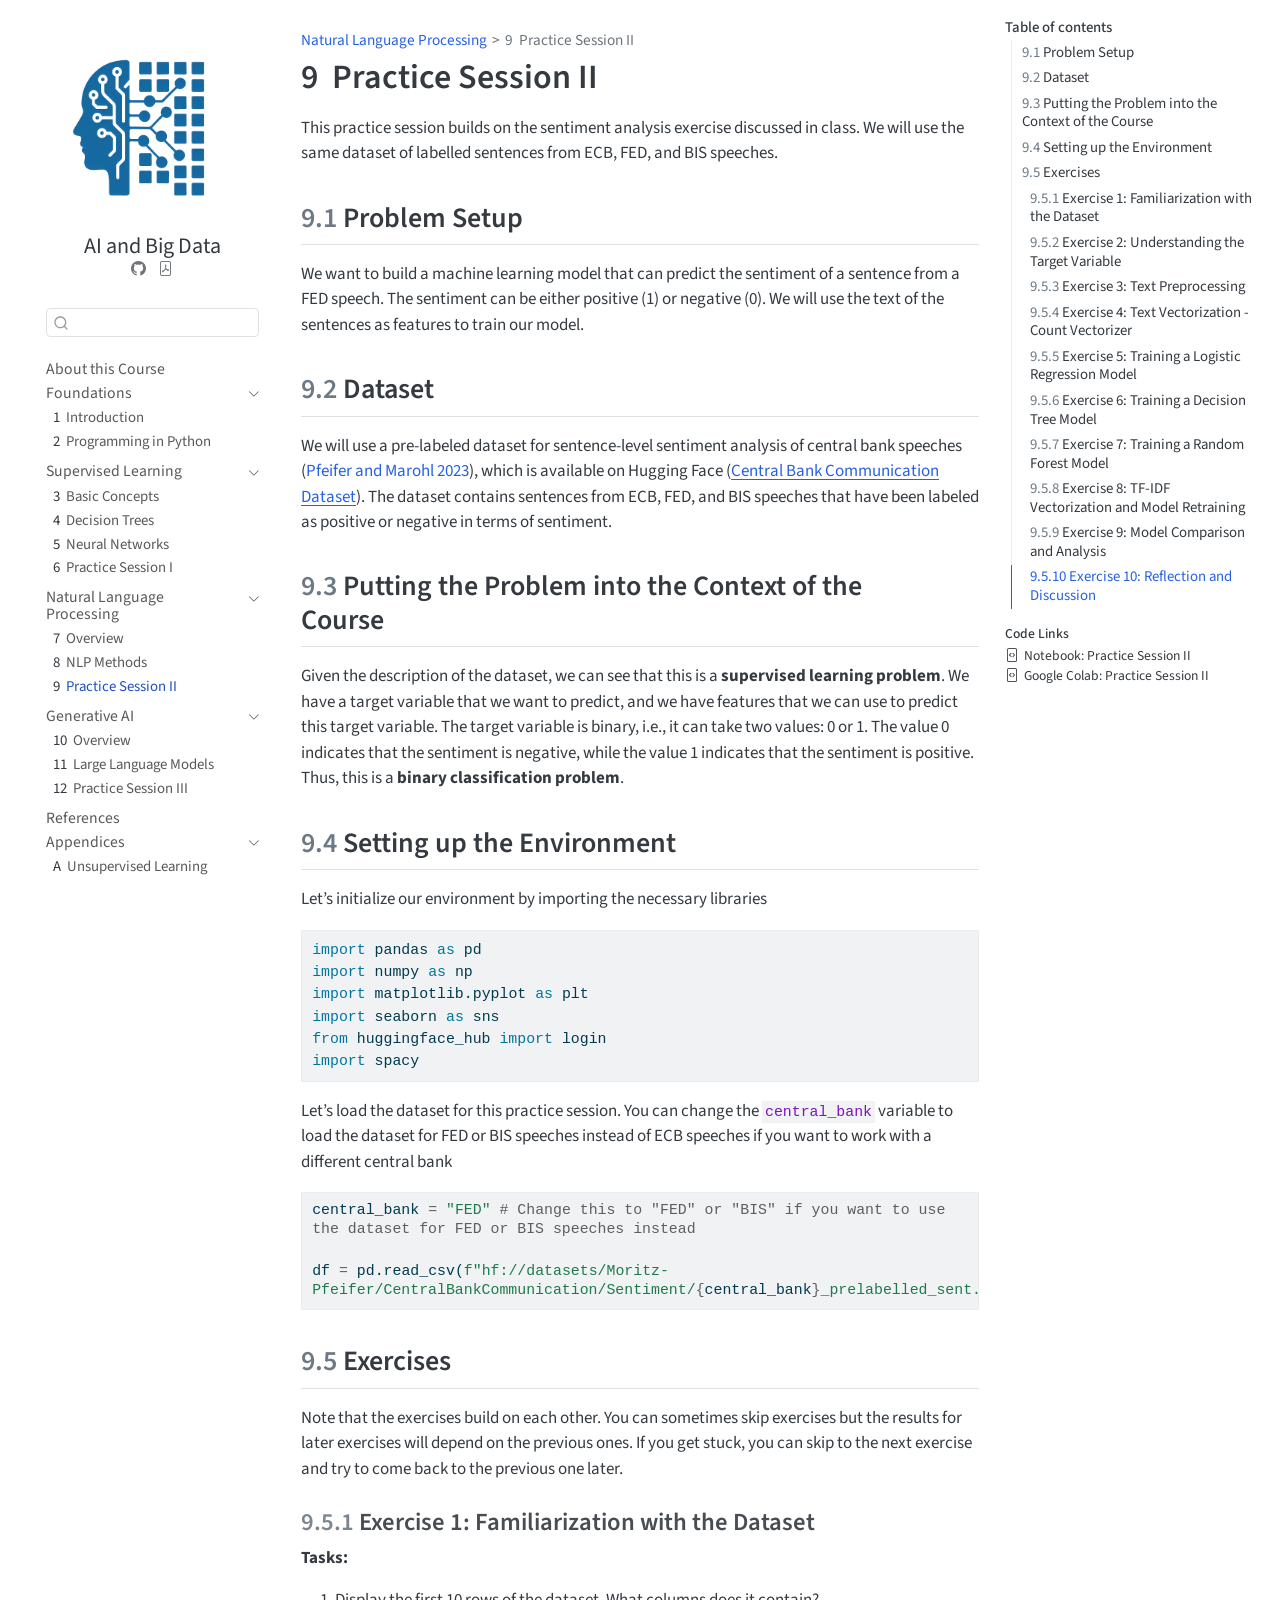
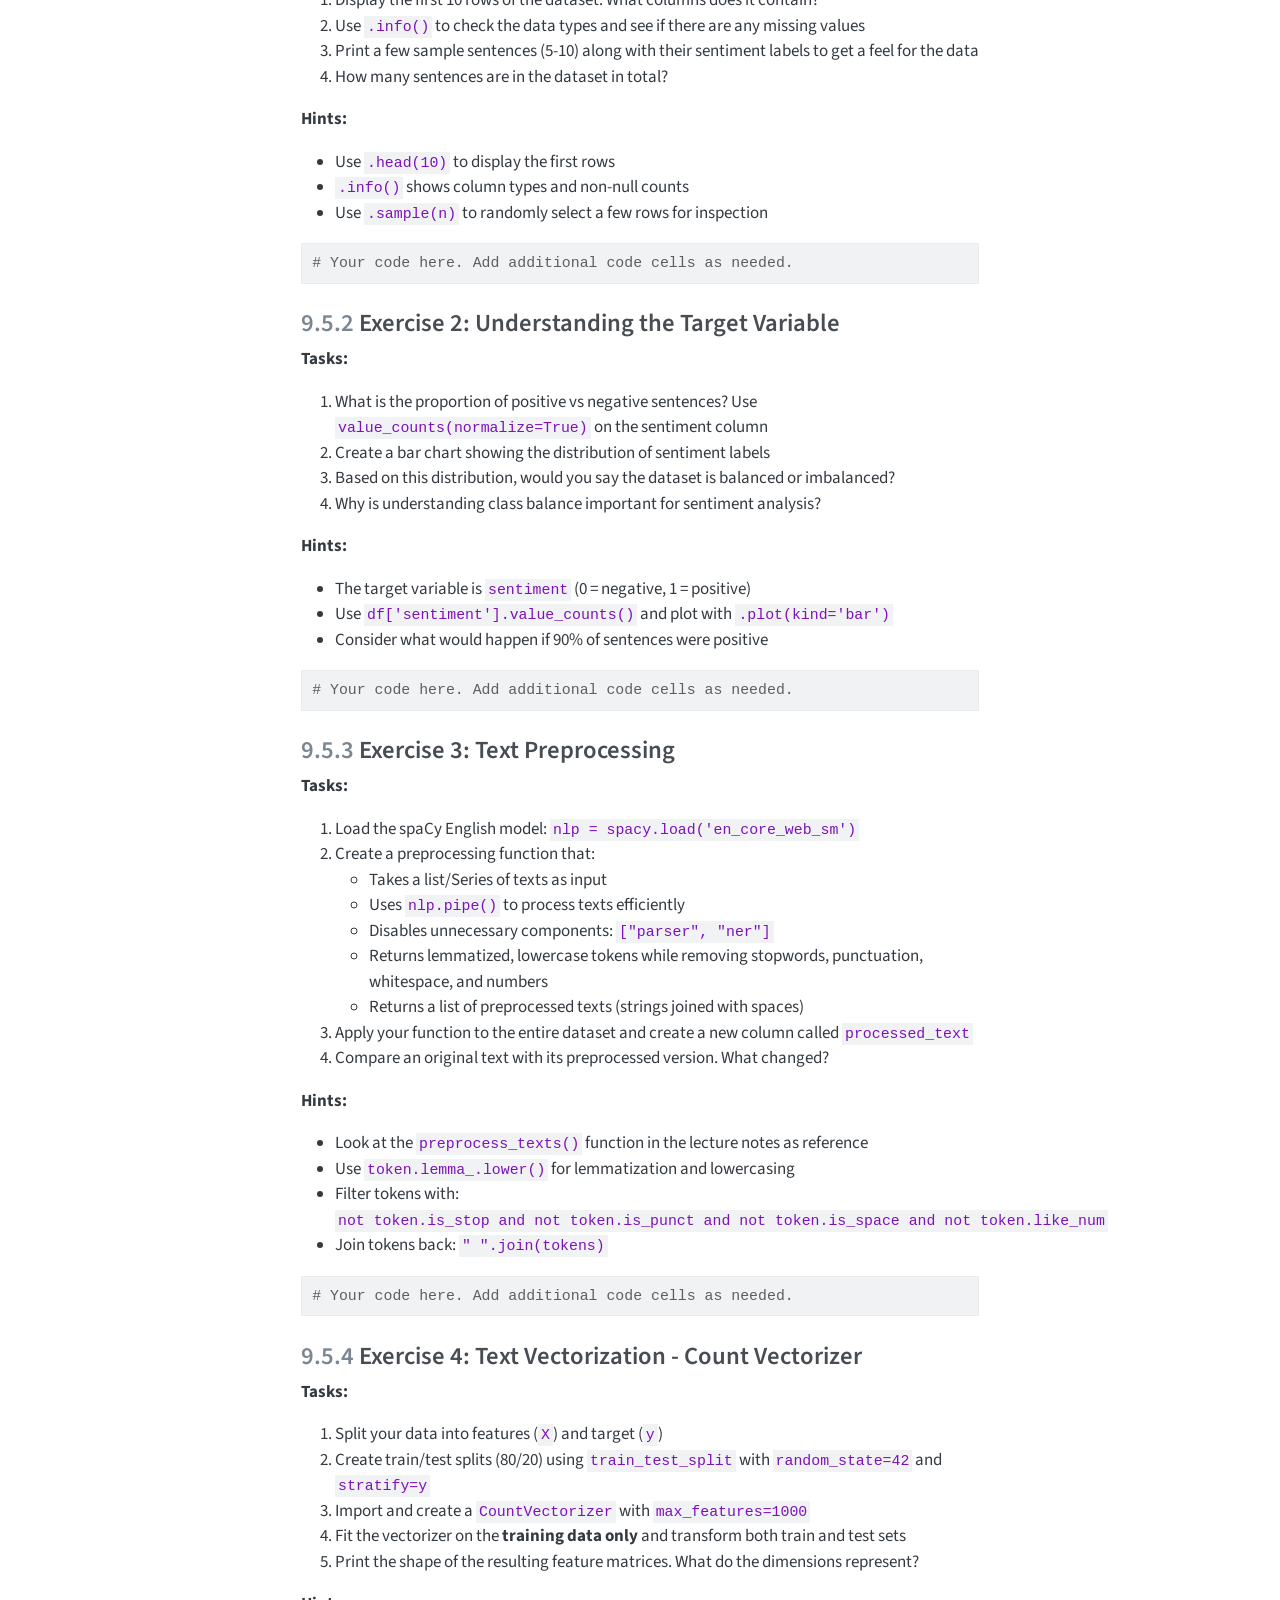
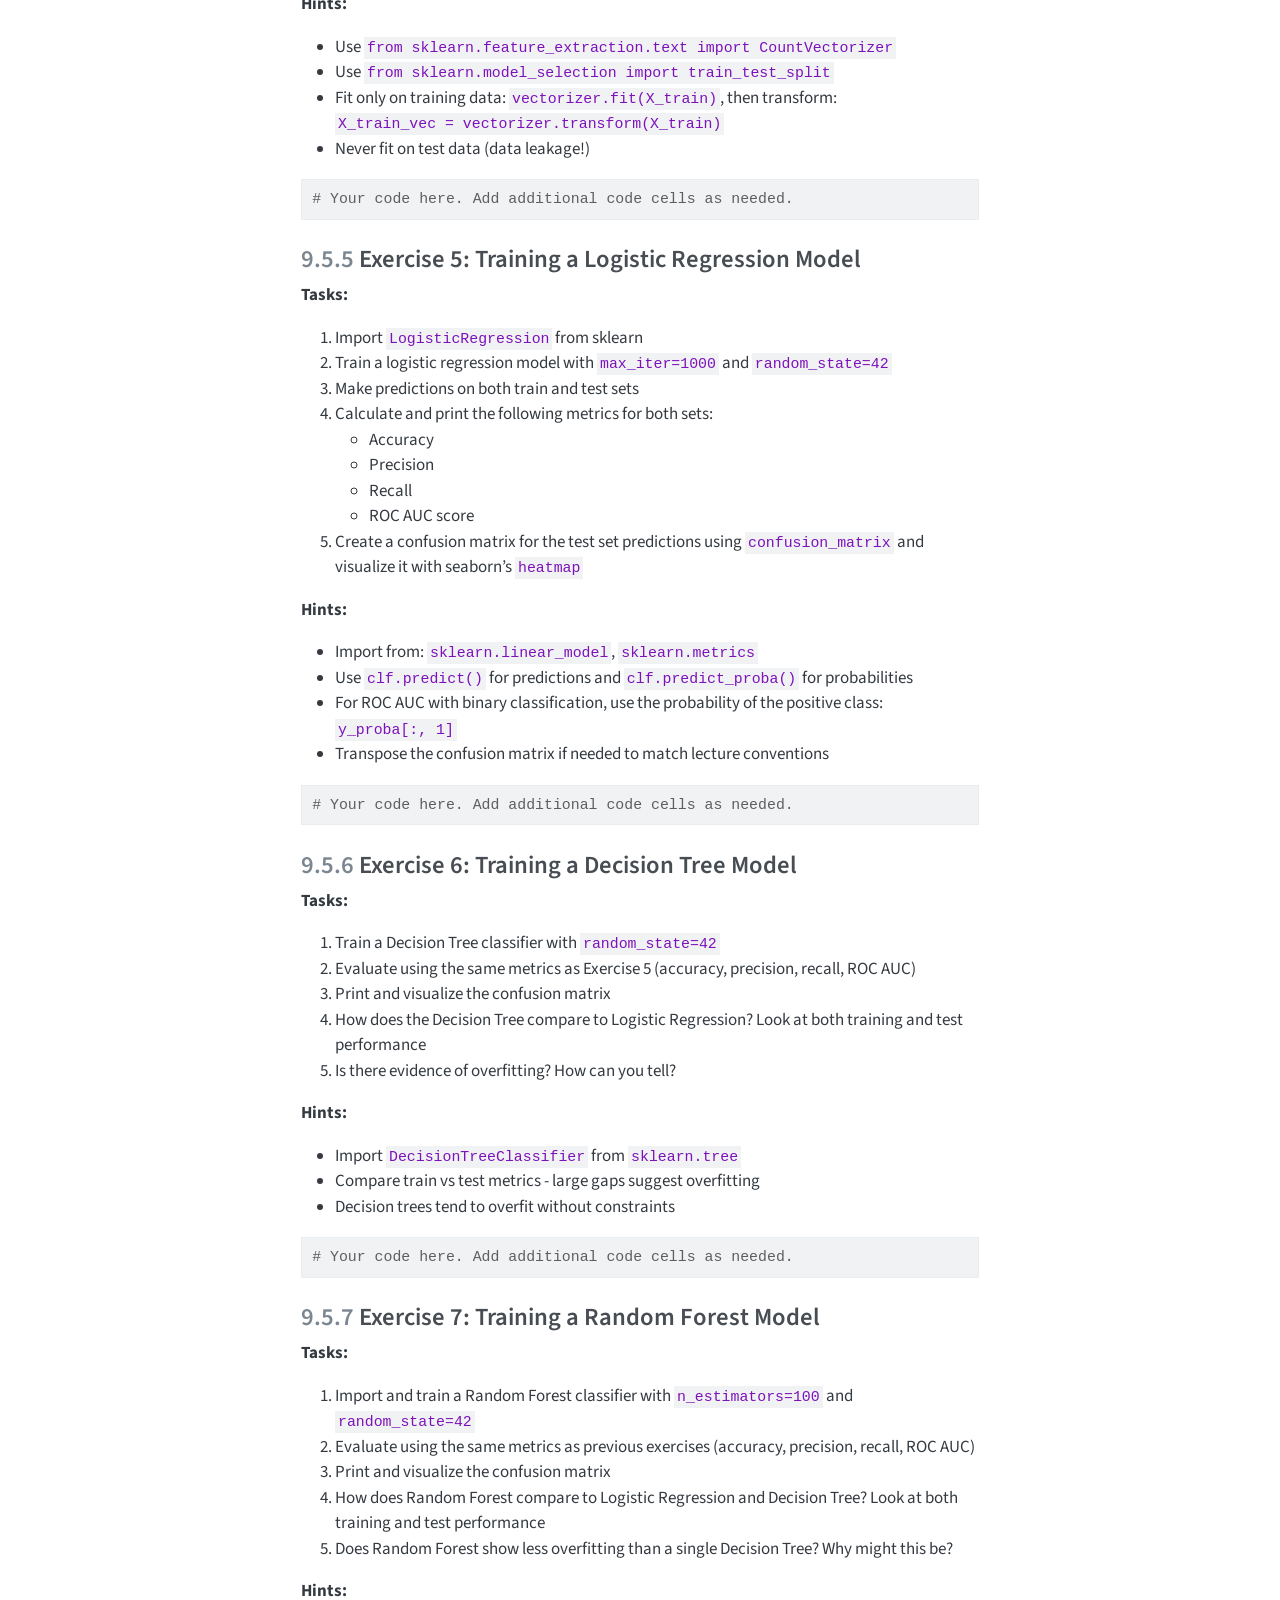
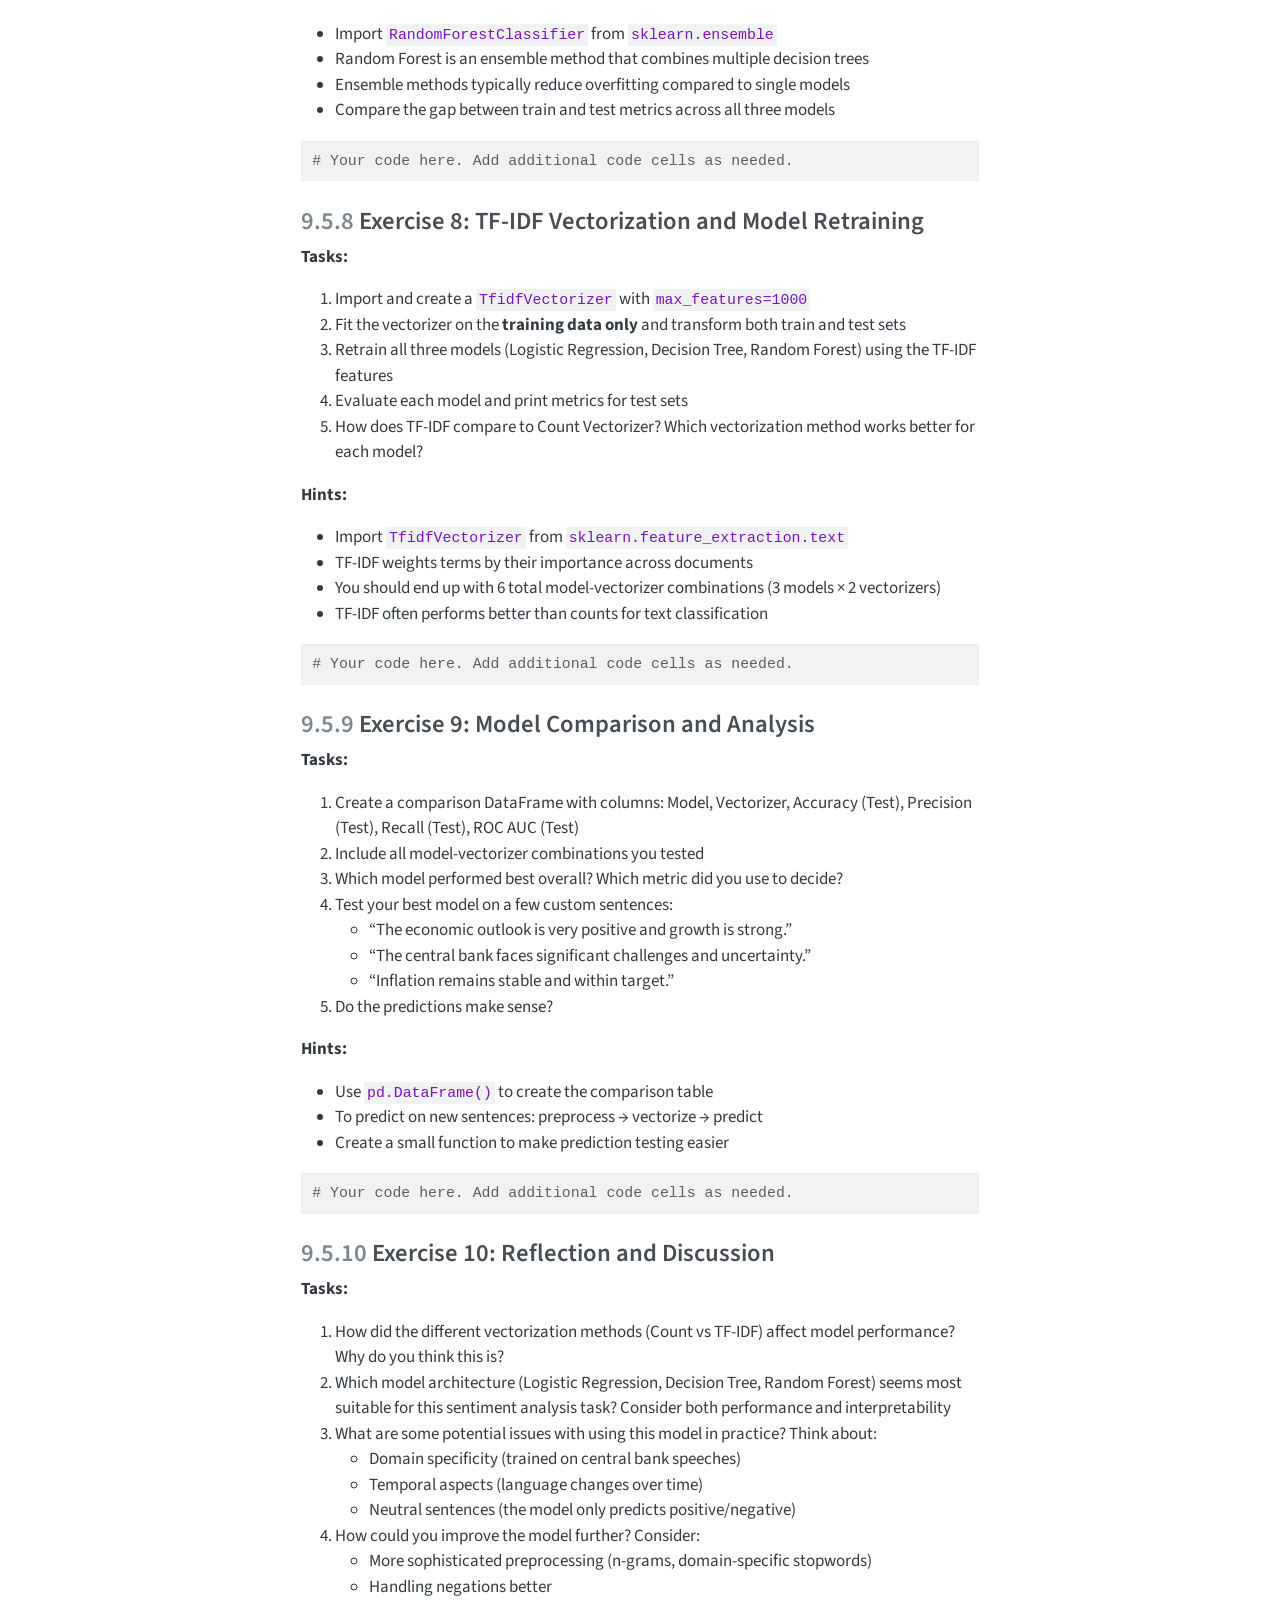
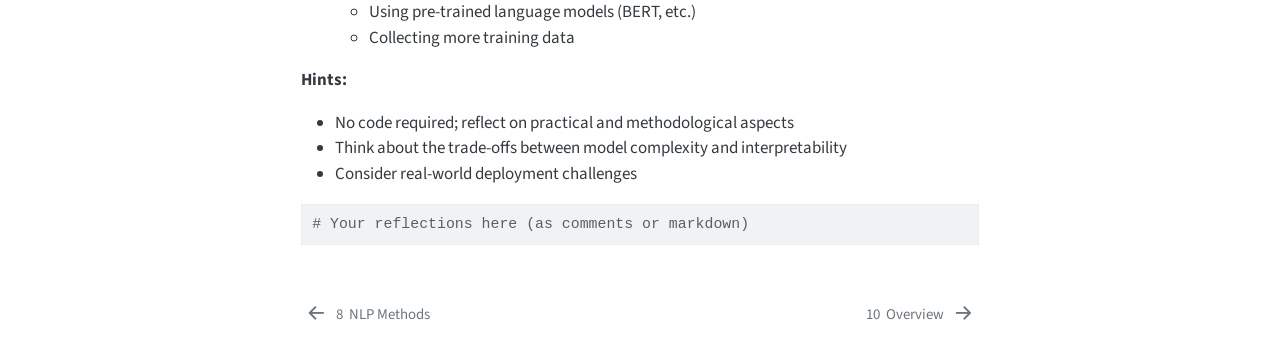
<file: nlp/practice_session_II.html>
<!DOCTYPE html>
<html xmlns="http://www.w3.org/1999/xhtml" lang="en" xml:lang="en"><head>

<meta charset="utf-8">
<meta name="generator" content="quarto-1.9.30">

<meta name="viewport" content="width=device-width, initial-scale=1.0, user-scalable=yes">


<title>9&nbsp; Practice Session II – Artificial Intelligence and Big Data</title>
<style>
/* Default styles provided by pandoc.
** See https://pandoc.org/MANUAL.html#variables-for-html for config info.
*/
code{white-space: pre-wrap;}
span.smallcaps{font-variant: small-caps;}
div.columns{display: flex; gap: min(4vw, 1.5em);}
div.column{flex: auto; overflow-x: auto;}
div.hanging-indent{margin-left: 1.5em; text-indent: -1.5em;}
ul.task-list{list-style: none;}
ul.task-list li input[type="checkbox"] {
  width: 0.8em;
  margin: 0 0.8em 0.2em -1em; /* quarto-specific, see https://github.com/quarto-dev/quarto-cli/issues/4556 */ 
  vertical-align: middle;
}
/* CSS for syntax highlighting */
html { -webkit-text-size-adjust: 100%; }
pre > code.sourceCode { white-space: pre; position: relative; }
pre > code.sourceCode > span { display: inline-block; line-height: 1.25; }
pre > code.sourceCode > span:empty { height: 1.2em; }
.sourceCode { overflow: visible; }
code.sourceCode > span { color: inherit; text-decoration: inherit; }
div.sourceCode { margin: 1em 0; }
pre.sourceCode { margin: 0; }
@media screen {
div.sourceCode { overflow: auto; }
}
@media print {
pre > code.sourceCode { white-space: pre-wrap; }
pre > code.sourceCode > span { text-indent: -5em; padding-left: 5em; }
}
pre.numberSource code
  { counter-reset: source-line 0; }
pre.numberSource code > span
  { position: relative; left: -4em; counter-increment: source-line; }
pre.numberSource code > span > a:first-child::before
  { content: counter(source-line);
    position: relative; left: -1em; text-align: right; vertical-align: baseline;
    border: none; display: inline-block;
    -webkit-touch-callout: none; -webkit-user-select: none;
    -khtml-user-select: none; -moz-user-select: none;
    -ms-user-select: none; user-select: none;
    padding: 0 4px; width: 4em;
  }
pre.numberSource { margin-left: 3em;  padding-left: 4px; }
div.sourceCode
  {   }
@media screen {
pre > code.sourceCode > span > a:first-child::before { text-decoration: underline; }
}
/* CSS for citations */
div.csl-bib-body { }
div.csl-entry {
  clear: both;
}
.hanging-indent div.csl-entry {
  margin-left:2em;
  text-indent:-2em;
}
div.csl-left-margin {
  min-width:2em;
  float:left;
}
div.csl-right-inline {
  margin-left:2em;
  padding-left:1em;
}
div.csl-indent {
  margin-left: 2em;
}</style>


<script src="../site_libs/quarto-nav/quarto-nav.js"></script>
<script src="../site_libs/quarto-nav/headroom.min.js"></script>
<script src="../site_libs/clipboard/clipboard.min.js"></script>
<script src="../site_libs/quarto-search/autocomplete.umd.js"></script>
<script src="../site_libs/quarto-search/fuse.min.js"></script>
<script src="../site_libs/quarto-search/quarto-search.js"></script>
<meta name="quarto:offset" content="../">
<link href="../generative_ai/intro_generative_ai.html" rel="next">
<link href="../nlp/nlp_methods.html" rel="prev">
<script src="../site_libs/quarto-html/quarto.js" type="module"></script>
<script src="../site_libs/quarto-html/tabsets/tabsets.js" type="module"></script>
<script src="../site_libs/quarto-html/popper.min.js"></script>
<script src="../site_libs/quarto-html/tippy.umd.min.js"></script>
<script src="../site_libs/quarto-html/anchor.min.js"></script>
<link href="../site_libs/quarto-html/tippy.css" rel="stylesheet">
<link href="../site_libs/quarto-html/quarto-syntax-highlighting-b6a8276bf55561bdbc268162d41bd1f7.css" rel="stylesheet" id="quarto-text-highlighting-styles">
<script src="../site_libs/bootstrap/bootstrap.min.js"></script>
<link href="../site_libs/bootstrap/bootstrap-icons.css" rel="stylesheet">
<link href="../site_libs/bootstrap/bootstrap-fc36a7dc8636c74dd87d83e9462854b0.min.css" rel="stylesheet" append-hash="true" id="quarto-bootstrap" data-mode="light">
<script id="quarto-search-options" type="application/json">{
  "location": "sidebar",
  "copy-button": false,
  "collapse-after": 3,
  "panel-placement": "start",
  "type": "textbox",
  "limit": 50,
  "keyboard-shortcut": [
    "f",
    "/",
    "s"
  ],
  "show-item-context": false,
  "language": {
    "search-no-results-text": "No results",
    "search-matching-documents-text": "matching documents",
    "search-copy-link-title": "Copy link to search",
    "search-hide-matches-text": "Hide additional matches",
    "search-more-match-text": "more match in this document",
    "search-more-matches-text": "more matches in this document",
    "search-clear-button-title": "Clear",
    "search-text-placeholder": "",
    "search-detached-cancel-button-title": "Cancel",
    "search-submit-button-title": "Submit",
    "search-label": "Search"
  }
}</script>


</head>

<body class="nav-sidebar floating quarto-light">

<div id="quarto-search-results"></div>
  <header id="quarto-header" class="headroom fixed-top">
  <nav class="quarto-secondary-nav">
    <div class="container-fluid d-flex">
      <button type="button" class="quarto-btn-toggle btn" data-bs-toggle="collapse" role="button" data-bs-target=".quarto-sidebar-collapse-item" aria-controls="quarto-sidebar" aria-expanded="false" aria-label="Toggle sidebar navigation" onclick="if (window.quartoToggleHeadroom) { window.quartoToggleHeadroom(); }">
        <i class="bi bi-layout-text-sidebar-reverse"></i>
      </button>
        <nav class="quarto-page-breadcrumbs" aria-label="breadcrumb"><ol class="breadcrumb"><li class="breadcrumb-item"><a href="../nlp/intro_nlp.html">Natural Language Processing</a></li><li class="breadcrumb-item"><a href="../nlp/practice_session_II.html"><span class="chapter-number">9</span>&nbsp; <span class="chapter-title">Practice Session II</span></a></li></ol></nav>
        <a class="flex-grow-1" role="navigation" data-bs-toggle="collapse" data-bs-target=".quarto-sidebar-collapse-item" aria-controls="quarto-sidebar" aria-expanded="false" aria-label="Toggle sidebar navigation" onclick="if (window.quartoToggleHeadroom) { window.quartoToggleHeadroom(); }">      
        </a>
      <button type="button" class="btn quarto-search-button" aria-label="Search" onclick="window.quartoOpenSearch();">
        <i class="bi bi-search"></i>
      </button>
    </div>
  </nav>
</header>
<!-- content -->
<div id="quarto-content" class="quarto-container page-columns page-rows-contents page-layout-article">
<!-- sidebar -->
  <nav id="quarto-sidebar" class="sidebar collapse collapse-horizontal quarto-sidebar-collapse-item sidebar-navigation floating overflow-auto">
    <div class="pt-lg-2 mt-2 text-left sidebar-header sidebar-header-stacked">
      <a href="../index.html" class="sidebar-logo-link">
      <img src="../logo.png" alt="" class="sidebar-logo light-content py-0 d-lg-inline d-none">
      <img src="../logo.png" alt="" class="sidebar-logo dark-content py-0 d-lg-inline d-none">
      </a>
    <div class="sidebar-title mb-0 py-0">
      <a href="../">AI and Big Data</a> 
        <div class="sidebar-tools-main">
    <a href="https://github.com/jmarbet/ai-big-data-course" title="" class="quarto-navigation-tool px-1" aria-label=""><i class="bi bi-github"></i></a>
    <a href="../Artificial-Intelligence-and-Big-Data.pdf" title="Download PDF" class="quarto-navigation-tool px-1" aria-label="Download PDF"><i class="bi bi-file-pdf"></i></a>
</div>
    </div>
      </div>
        <div class="mt-2 flex-shrink-0 align-items-center">
        <div class="sidebar-search">
        <div id="quarto-search" class="" title="Search"></div>
        </div>
        </div>
    <div class="sidebar-menu-container"> 
    <ul class="list-unstyled mt-1">
        <li class="sidebar-item">
  <div class="sidebar-item-container"> 
  <a href="../index.html" class="sidebar-item-text sidebar-link">
 <span class="menu-text">About this Course</span></a>
  </div>
</li>
        <li class="sidebar-item sidebar-item-section">
      <div class="sidebar-item-container"> 
            <a class="sidebar-item-text sidebar-link text-start" data-bs-toggle="collapse" data-bs-target="#quarto-sidebar-section-1" role="navigation" aria-expanded="true">
 <span class="menu-text">Foundations</span></a>
          <a class="sidebar-item-toggle text-start" data-bs-toggle="collapse" data-bs-target="#quarto-sidebar-section-1" role="navigation" aria-expanded="true" aria-label="Toggle section">
            <i class="bi bi-chevron-right ms-2"></i>
          </a> 
      </div>
      <ul id="quarto-sidebar-section-1" class="collapse list-unstyled sidebar-section depth1 show">  
          <li class="sidebar-item">
  <div class="sidebar-item-container"> 
  <a href="../foundations/intro_ai.html" class="sidebar-item-text sidebar-link">
 <span class="menu-text"><span class="chapter-number">1</span>&nbsp; <span class="chapter-title">Introduction</span></span></a>
  </div>
</li>
          <li class="sidebar-item">
  <div class="sidebar-item-container"> 
  <a href="../foundations/intro_python.html" class="sidebar-item-text sidebar-link">
 <span class="menu-text"><span class="chapter-number">2</span>&nbsp; <span class="chapter-title">Programming in Python</span></span></a>
  </div>
</li>
      </ul>
  </li>
        <li class="sidebar-item sidebar-item-section">
      <div class="sidebar-item-container"> 
            <a class="sidebar-item-text sidebar-link text-start" data-bs-toggle="collapse" data-bs-target="#quarto-sidebar-section-2" role="navigation" aria-expanded="true">
 <span class="menu-text">Supervised Learning</span></a>
          <a class="sidebar-item-toggle text-start" data-bs-toggle="collapse" data-bs-target="#quarto-sidebar-section-2" role="navigation" aria-expanded="true" aria-label="Toggle section">
            <i class="bi bi-chevron-right ms-2"></i>
          </a> 
      </div>
      <ul id="quarto-sidebar-section-2" class="collapse list-unstyled sidebar-section depth1 show">  
          <li class="sidebar-item">
  <div class="sidebar-item-container"> 
  <a href="../supervised_learning/intro_supervised_learning.html" class="sidebar-item-text sidebar-link">
 <span class="menu-text"><span class="chapter-number">3</span>&nbsp; <span class="chapter-title">Basic Concepts</span></span></a>
  </div>
</li>
          <li class="sidebar-item">
  <div class="sidebar-item-container"> 
  <a href="../supervised_learning/method_decision_trees.html" class="sidebar-item-text sidebar-link">
 <span class="menu-text"><span class="chapter-number">4</span>&nbsp; <span class="chapter-title">Decision Trees</span></span></a>
  </div>
</li>
          <li class="sidebar-item">
  <div class="sidebar-item-container"> 
  <a href="../supervised_learning/method_neural_networks.html" class="sidebar-item-text sidebar-link">
 <span class="menu-text"><span class="chapter-number">5</span>&nbsp; <span class="chapter-title">Neural Networks</span></span></a>
  </div>
</li>
          <li class="sidebar-item">
  <div class="sidebar-item-container"> 
  <a href="../supervised_learning/practice_session_I.html" class="sidebar-item-text sidebar-link">
 <span class="menu-text"><span class="chapter-number">6</span>&nbsp; <span class="chapter-title">Practice Session I</span></span></a>
  </div>
</li>
      </ul>
  </li>
        <li class="sidebar-item sidebar-item-section">
      <div class="sidebar-item-container"> 
            <a class="sidebar-item-text sidebar-link text-start" data-bs-toggle="collapse" data-bs-target="#quarto-sidebar-section-3" role="navigation" aria-expanded="true">
 <span class="menu-text">Natural Language Processing</span></a>
          <a class="sidebar-item-toggle text-start" data-bs-toggle="collapse" data-bs-target="#quarto-sidebar-section-3" role="navigation" aria-expanded="true" aria-label="Toggle section">
            <i class="bi bi-chevron-right ms-2"></i>
          </a> 
      </div>
      <ul id="quarto-sidebar-section-3" class="collapse list-unstyled sidebar-section depth1 show">  
          <li class="sidebar-item">
  <div class="sidebar-item-container"> 
  <a href="../nlp/intro_nlp.html" class="sidebar-item-text sidebar-link">
 <span class="menu-text"><span class="chapter-number">7</span>&nbsp; <span class="chapter-title">Overview</span></span></a>
  </div>
</li>
          <li class="sidebar-item">
  <div class="sidebar-item-container"> 
  <a href="../nlp/nlp_methods.html" class="sidebar-item-text sidebar-link">
 <span class="menu-text"><span class="chapter-number">8</span>&nbsp; <span class="chapter-title">NLP Methods</span></span></a>
  </div>
</li>
          <li class="sidebar-item">
  <div class="sidebar-item-container"> 
  <a href="../nlp/practice_session_II.html" class="sidebar-item-text sidebar-link active">
 <span class="menu-text"><span class="chapter-number">9</span>&nbsp; <span class="chapter-title">Practice Session II</span></span></a>
  </div>
</li>
      </ul>
  </li>
        <li class="sidebar-item sidebar-item-section">
      <div class="sidebar-item-container"> 
            <a class="sidebar-item-text sidebar-link text-start" data-bs-toggle="collapse" data-bs-target="#quarto-sidebar-section-4" role="navigation" aria-expanded="true">
 <span class="menu-text">Generative AI</span></a>
          <a class="sidebar-item-toggle text-start" data-bs-toggle="collapse" data-bs-target="#quarto-sidebar-section-4" role="navigation" aria-expanded="true" aria-label="Toggle section">
            <i class="bi bi-chevron-right ms-2"></i>
          </a> 
      </div>
      <ul id="quarto-sidebar-section-4" class="collapse list-unstyled sidebar-section depth1 show">  
          <li class="sidebar-item">
  <div class="sidebar-item-container"> 
  <a href="../generative_ai/intro_generative_ai.html" class="sidebar-item-text sidebar-link">
 <span class="menu-text"><span class="chapter-number">10</span>&nbsp; <span class="chapter-title">Overview</span></span></a>
  </div>
</li>
          <li class="sidebar-item">
  <div class="sidebar-item-container"> 
  <a href="../generative_ai/large_language_models.html" class="sidebar-item-text sidebar-link">
 <span class="menu-text"><span class="chapter-number">11</span>&nbsp; <span class="chapter-title">Large Language Models</span></span></a>
  </div>
</li>
          <li class="sidebar-item">
  <div class="sidebar-item-container"> 
  <a href="../generative_ai/practice_session_III.html" class="sidebar-item-text sidebar-link">
 <span class="menu-text"><span class="chapter-number">12</span>&nbsp; <span class="chapter-title">Practice Session III</span></span></a>
  </div>
</li>
      </ul>
  </li>
        <li class="sidebar-item">
  <div class="sidebar-item-container"> 
  <a href="../references.html" class="sidebar-item-text sidebar-link">
 <span class="menu-text">References</span></a>
  </div>
</li>
        <li class="sidebar-item sidebar-item-section">
      <div class="sidebar-item-container"> 
            <a class="sidebar-item-text sidebar-link text-start" data-bs-toggle="collapse" data-bs-target="#quarto-sidebar-section-5" role="navigation" aria-expanded="true">
 <span class="menu-text">Appendices</span></a>
          <a class="sidebar-item-toggle text-start" data-bs-toggle="collapse" data-bs-target="#quarto-sidebar-section-5" role="navigation" aria-expanded="true" aria-label="Toggle section">
            <i class="bi bi-chevron-right ms-2"></i>
          </a> 
      </div>
      <ul id="quarto-sidebar-section-5" class="collapse list-unstyled sidebar-section depth1 show">  
          <li class="sidebar-item">
  <div class="sidebar-item-container"> 
  <a href="../appendix/unsupervised_learning.html" class="sidebar-item-text sidebar-link">
 <span class="menu-text"><span class="chapter-number">A</span>&nbsp; <span class="chapter-title">Unsupervised Learning</span></span></a>
  </div>
</li>
      </ul>
  </li>
    </ul>
    </div>
</nav>
<div id="quarto-sidebar-glass" class="quarto-sidebar-collapse-item" data-bs-toggle="collapse" data-bs-target=".quarto-sidebar-collapse-item"></div>
<!-- margin-sidebar -->
    <div id="quarto-margin-sidebar" class="sidebar margin-sidebar">
        <nav id="TOC" role="doc-toc" class="toc-active">
    <h2 id="toc-title">Table of contents</h2>
   
  <ul>
  <li><a href="#problem-setup" id="toc-problem-setup" class="nav-link active" data-scroll-target="#problem-setup"><span class="header-section-number">9.1</span> Problem Setup</a></li>
  <li><a href="#dataset" id="toc-dataset" class="nav-link" data-scroll-target="#dataset"><span class="header-section-number">9.2</span> Dataset</a></li>
  <li><a href="#putting-the-problem-into-the-context-of-the-course" id="toc-putting-the-problem-into-the-context-of-the-course" class="nav-link" data-scroll-target="#putting-the-problem-into-the-context-of-the-course"><span class="header-section-number">9.3</span> Putting the Problem into the Context of the Course</a></li>
  <li><a href="#setting-up-the-environment" id="toc-setting-up-the-environment" class="nav-link" data-scroll-target="#setting-up-the-environment"><span class="header-section-number">9.4</span> Setting up the Environment</a></li>
  <li><a href="#exercises" id="toc-exercises" class="nav-link" data-scroll-target="#exercises"><span class="header-section-number">9.5</span> Exercises</a>
  <ul class="collapse">
  <li><a href="#exercise-1-familiarization-with-the-dataset" id="toc-exercise-1-familiarization-with-the-dataset" class="nav-link" data-scroll-target="#exercise-1-familiarization-with-the-dataset"><span class="header-section-number">9.5.1</span> Exercise 1: Familiarization with the Dataset</a></li>
  <li><a href="#exercise-2-understanding-the-target-variable" id="toc-exercise-2-understanding-the-target-variable" class="nav-link" data-scroll-target="#exercise-2-understanding-the-target-variable"><span class="header-section-number">9.5.2</span> Exercise 2: Understanding the Target Variable</a></li>
  <li><a href="#exercise-3-text-preprocessing" id="toc-exercise-3-text-preprocessing" class="nav-link" data-scroll-target="#exercise-3-text-preprocessing"><span class="header-section-number">9.5.3</span> Exercise 3: Text Preprocessing</a></li>
  <li><a href="#exercise-4-text-vectorization---count-vectorizer" id="toc-exercise-4-text-vectorization---count-vectorizer" class="nav-link" data-scroll-target="#exercise-4-text-vectorization---count-vectorizer"><span class="header-section-number">9.5.4</span> Exercise 4: Text Vectorization - Count Vectorizer</a></li>
  <li><a href="#exercise-5-training-a-logistic-regression-model" id="toc-exercise-5-training-a-logistic-regression-model" class="nav-link" data-scroll-target="#exercise-5-training-a-logistic-regression-model"><span class="header-section-number">9.5.5</span> Exercise 5: Training a Logistic Regression Model</a></li>
  <li><a href="#exercise-6-training-a-decision-tree-model" id="toc-exercise-6-training-a-decision-tree-model" class="nav-link" data-scroll-target="#exercise-6-training-a-decision-tree-model"><span class="header-section-number">9.5.6</span> Exercise 6: Training a Decision Tree Model</a></li>
  <li><a href="#exercise-7-training-a-random-forest-model" id="toc-exercise-7-training-a-random-forest-model" class="nav-link" data-scroll-target="#exercise-7-training-a-random-forest-model"><span class="header-section-number">9.5.7</span> Exercise 7: Training a Random Forest Model</a></li>
  <li><a href="#exercise-8-tf-idf-vectorization-and-model-retraining" id="toc-exercise-8-tf-idf-vectorization-and-model-retraining" class="nav-link" data-scroll-target="#exercise-8-tf-idf-vectorization-and-model-retraining"><span class="header-section-number">9.5.8</span> Exercise 8: TF-IDF Vectorization and Model Retraining</a></li>
  <li><a href="#exercise-9-model-comparison-and-analysis" id="toc-exercise-9-model-comparison-and-analysis" class="nav-link" data-scroll-target="#exercise-9-model-comparison-and-analysis"><span class="header-section-number">9.5.9</span> Exercise 9: Model Comparison and Analysis</a></li>
  <li><a href="#exercise-10-reflection-and-discussion" id="toc-exercise-10-reflection-and-discussion" class="nav-link" data-scroll-target="#exercise-10-reflection-and-discussion"><span class="header-section-number">9.5.10</span> Exercise 10: Reflection and Discussion</a></li>
  </ul></li>
  </ul>
<div class="quarto-code-links"><h2>Code Links</h2><ul><li><a href="/notebooks/practice_session_II.ipynb" target="_blank"><i class="bi bi-file-code"></i>Notebook: Practice Session II</a></li><li><a href="https://colab.research.google.com/github/jmarbet/ai-big-data-course/blob/main/notebooks/practice_session_II.ipynb"><i class="bi bi-file-code"></i>Google Colab: Practice Session II</a></li></ul></div></nav>
    </div>
<!-- main -->
<main class="content" id="quarto-document-content">

<header id="title-block-header" class="quarto-title-block default"><nav class="quarto-page-breadcrumbs quarto-title-breadcrumbs d-none d-lg-block" aria-label="breadcrumb"><ol class="breadcrumb"><li class="breadcrumb-item"><a href="../nlp/intro_nlp.html">Natural Language Processing</a></li><li class="breadcrumb-item"><a href="../nlp/practice_session_II.html"><span class="chapter-number">9</span>&nbsp; <span class="chapter-title">Practice Session II</span></a></li></ol></nav>
<div class="quarto-title">
<h1 class="title"><span class="chapter-number">9</span>&nbsp; <span class="chapter-title">Practice Session II</span></h1>
</div>



<div class="quarto-title-meta">

    
  
    
  </div>
  


</header>


<p>This practice session builds on the sentiment analysis exercise discussed in class. We will use the same dataset of labelled sentences from ECB, FED, and BIS speeches.</p>
<section id="problem-setup" class="level2" data-number="9.1">
<h2 data-number="9.1" class="anchored" data-anchor-id="problem-setup"><span class="header-section-number">9.1</span> Problem Setup</h2>
<p>We want to build a machine learning model that can predict the sentiment of a sentence from a FED speech. The sentiment can be either positive (1) or negative (0). We will use the text of the sentences as features to train our model.</p>
</section>
<section id="dataset" class="level2" data-number="9.2">
<h2 data-number="9.2" class="anchored" data-anchor-id="dataset"><span class="header-section-number">9.2</span> Dataset</h2>
<p>We will use a pre-labeled dataset for sentence-level sentiment analysis of central bank speeches <span class="citation" data-cites="Pfeifer2023">(<a href="../references.html#ref-Pfeifer2023" role="doc-biblioref">Pfeifer and Marohl 2023</a>)</span>, which is available on Hugging Face (<a href="https://huggingface.co/datasets/Moritz-Pfeifer/CentralBankCommunication">Central Bank Communication Dataset</a>). The dataset contains sentences from ECB, FED, and BIS speeches that have been labeled as positive or negative in terms of sentiment.</p>
</section>
<section id="putting-the-problem-into-the-context-of-the-course" class="level2" data-number="9.3">
<h2 data-number="9.3" class="anchored" data-anchor-id="putting-the-problem-into-the-context-of-the-course"><span class="header-section-number">9.3</span> Putting the Problem into the Context of the Course</h2>
<p>Given the description of the dataset, we can see that this is a <strong>supervised learning problem</strong>. We have a target variable that we want to predict, and we have features that we can use to predict this target variable. The target variable is binary, i.e., it can take two values: 0 or 1. The value 0 indicates that the sentiment is negative, while the value 1 indicates that the sentiment is positive. Thus, this is a <strong>binary classification problem</strong>.</p>
</section>
<section id="setting-up-the-environment" class="level2" data-number="9.4">
<h2 data-number="9.4" class="anchored" data-anchor-id="setting-up-the-environment"><span class="header-section-number">9.4</span> Setting up the Environment</h2>
<p>Let’s initialize our environment by importing the necessary libraries</p>
<div id="6802591a" class="cell" data-execution_count="2">
<div class="code-copy-outer-scaffold"><div class="sourceCode cell-code" id="cb1"><pre class="sourceCode python code-with-copy"><code class="sourceCode python"><span id="cb1-1"><a href="#cb1-1" aria-hidden="true" tabindex="-1"></a><span class="im">import</span> pandas <span class="im">as</span> pd</span>
<span id="cb1-2"><a href="#cb1-2" aria-hidden="true" tabindex="-1"></a><span class="im">import</span> numpy <span class="im">as</span> np</span>
<span id="cb1-3"><a href="#cb1-3" aria-hidden="true" tabindex="-1"></a><span class="im">import</span> matplotlib.pyplot <span class="im">as</span> plt</span>
<span id="cb1-4"><a href="#cb1-4" aria-hidden="true" tabindex="-1"></a><span class="im">import</span> seaborn <span class="im">as</span> sns</span>
<span id="cb1-5"><a href="#cb1-5" aria-hidden="true" tabindex="-1"></a><span class="im">from</span> huggingface_hub <span class="im">import</span> login</span>
<span id="cb1-6"><a href="#cb1-6" aria-hidden="true" tabindex="-1"></a><span class="im">import</span> spacy</span></code></pre></div><button title="Copy to Clipboard" class="code-copy-button"><i class="bi"></i></button></div>
</div>
<p>Let’s load the dataset for this practice session. You can change the <code>central_bank</code> variable to load the dataset for FED or BIS speeches instead of ECB speeches if you want to work with a different central bank</p>
<div id="049fc43b" class="cell" data-execution_count="3">
<div class="code-copy-outer-scaffold"><div class="sourceCode cell-code" id="cb2"><pre class="sourceCode python code-with-copy"><code class="sourceCode python"><span id="cb2-1"><a href="#cb2-1" aria-hidden="true" tabindex="-1"></a>central_bank <span class="op">=</span> <span class="st">"FED"</span> <span class="co"># Change this to "FED" or "BIS" if you want to use the dataset for FED or BIS speeches instead</span></span>
<span id="cb2-2"><a href="#cb2-2" aria-hidden="true" tabindex="-1"></a></span>
<span id="cb2-3"><a href="#cb2-3" aria-hidden="true" tabindex="-1"></a>df <span class="op">=</span> pd.read_csv(<span class="ss">f"hf://datasets/Moritz-Pfeifer/CentralBankCommunication/Sentiment/</span><span class="sc">{</span>central_bank<span class="sc">}</span><span class="ss">_prelabelled_sent.csv"</span>)</span></code></pre></div><button title="Copy to Clipboard" class="code-copy-button"><i class="bi"></i></button></div>
</div>
</section>
<section id="exercises" class="level2" data-number="9.5">
<h2 data-number="9.5" class="anchored" data-anchor-id="exercises"><span class="header-section-number">9.5</span> Exercises</h2>
<p>Note that the exercises build on each other. You can sometimes skip exercises but the results for later exercises will depend on the previous ones. If you get stuck, you can skip to the next exercise and try to come back to the previous one later.</p>
<section id="exercise-1-familiarization-with-the-dataset" class="level3" data-number="9.5.1">
<h3 data-number="9.5.1" class="anchored" data-anchor-id="exercise-1-familiarization-with-the-dataset"><span class="header-section-number">9.5.1</span> Exercise 1: Familiarization with the Dataset</h3>
<p><strong>Tasks:</strong></p>
<ol type="1">
<li>Display the first 10 rows of the dataset. What columns does it contain?</li>
<li>Use <code>.info()</code> to check the data types and see if there are any missing values</li>
<li>Print a few sample sentences (5-10) along with their sentiment labels to get a feel for the data</li>
<li>How many sentences are in the dataset in total?</li>
</ol>
<p><strong>Hints:</strong></p>
<ul>
<li>Use <code>.head(10)</code> to display the first rows</li>
<li><code>.info()</code> shows column types and non-null counts</li>
<li>Use <code>.sample(n)</code> to randomly select a few rows for inspection</li>
</ul>
<div id="56e5366d" class="cell" data-execution_count="4">
<div class="code-copy-outer-scaffold"><div class="sourceCode cell-code" id="cb3"><pre class="sourceCode python code-with-copy"><code class="sourceCode python"><span id="cb3-1"><a href="#cb3-1" aria-hidden="true" tabindex="-1"></a><span class="co"># Your code here. Add additional code cells as needed.</span></span></code></pre></div><button title="Copy to Clipboard" class="code-copy-button"><i class="bi"></i></button></div>
</div>
</section>
<section id="exercise-2-understanding-the-target-variable" class="level3" data-number="9.5.2">
<h3 data-number="9.5.2" class="anchored" data-anchor-id="exercise-2-understanding-the-target-variable"><span class="header-section-number">9.5.2</span> Exercise 2: Understanding the Target Variable</h3>
<p><strong>Tasks:</strong></p>
<ol type="1">
<li>What is the proportion of positive vs negative sentences? Use <code>value_counts(normalize=True)</code> on the sentiment column</li>
<li>Create a bar chart showing the distribution of sentiment labels</li>
<li>Based on this distribution, would you say the dataset is balanced or imbalanced?</li>
<li>Why is understanding class balance important for sentiment analysis?</li>
</ol>
<p><strong>Hints:</strong></p>
<ul>
<li>The target variable is <code>sentiment</code> (0 = negative, 1 = positive)</li>
<li>Use <code>df['sentiment'].value_counts()</code> and plot with <code>.plot(kind='bar')</code></li>
<li>Consider what would happen if 90% of sentences were positive</li>
</ul>
<div id="718f2936" class="cell" data-execution_count="5">
<div class="code-copy-outer-scaffold"><div class="sourceCode cell-code" id="cb4"><pre class="sourceCode python code-with-copy"><code class="sourceCode python"><span id="cb4-1"><a href="#cb4-1" aria-hidden="true" tabindex="-1"></a><span class="co"># Your code here. Add additional code cells as needed.</span></span></code></pre></div><button title="Copy to Clipboard" class="code-copy-button"><i class="bi"></i></button></div>
</div>
</section>
<section id="exercise-3-text-preprocessing" class="level3" data-number="9.5.3">
<h3 data-number="9.5.3" class="anchored" data-anchor-id="exercise-3-text-preprocessing"><span class="header-section-number">9.5.3</span> Exercise 3: Text Preprocessing</h3>
<p><strong>Tasks:</strong></p>
<ol type="1">
<li>Load the spaCy English model: <code>nlp = spacy.load('en_core_web_sm')</code></li>
<li>Create a preprocessing function that:
<ul>
<li>Takes a list/Series of texts as input</li>
<li>Uses <code>nlp.pipe()</code> to process texts efficiently</li>
<li>Disables unnecessary components: <code>["parser", "ner"]</code></li>
<li>Returns lemmatized, lowercase tokens while removing stopwords, punctuation, whitespace, and numbers</li>
<li>Returns a list of preprocessed texts (strings joined with spaces)</li>
</ul></li>
<li>Apply your function to the entire dataset and create a new column called <code>processed_text</code></li>
<li>Compare an original text with its preprocessed version. What changed?</li>
</ol>
<p><strong>Hints:</strong></p>
<ul>
<li>Look at the <code>preprocess_texts()</code> function in the lecture notes as reference</li>
<li>Use <code>token.lemma_.lower()</code> for lemmatization and lowercasing</li>
<li>Filter tokens with: <code>not token.is_stop and not token.is_punct and not token.is_space and not token.like_num</code></li>
<li>Join tokens back: <code>" ".join(tokens)</code></li>
</ul>
<div id="9178f951" class="cell" data-execution_count="6">
<div class="code-copy-outer-scaffold"><div class="sourceCode cell-code" id="cb5"><pre class="sourceCode python code-with-copy"><code class="sourceCode python"><span id="cb5-1"><a href="#cb5-1" aria-hidden="true" tabindex="-1"></a><span class="co"># Your code here. Add additional code cells as needed.</span></span></code></pre></div><button title="Copy to Clipboard" class="code-copy-button"><i class="bi"></i></button></div>
</div>
</section>
<section id="exercise-4-text-vectorization---count-vectorizer" class="level3" data-number="9.5.4">
<h3 data-number="9.5.4" class="anchored" data-anchor-id="exercise-4-text-vectorization---count-vectorizer"><span class="header-section-number">9.5.4</span> Exercise 4: Text Vectorization - Count Vectorizer</h3>
<p><strong>Tasks:</strong></p>
<ol type="1">
<li>Split your data into features (<code>X</code>) and target (<code>y</code>)</li>
<li>Create train/test splits (80/20) using <code>train_test_split</code> with <code>random_state=42</code> and <code>stratify=y</code></li>
<li>Import and create a <code>CountVectorizer</code> with <code>max_features=1000</code></li>
<li>Fit the vectorizer on the <strong>training data only</strong> and transform both train and test sets</li>
<li>Print the shape of the resulting feature matrices. What do the dimensions represent?</li>
</ol>
<p><strong>Hints:</strong></p>
<ul>
<li>Use <code>from sklearn.feature_extraction.text import CountVectorizer</code></li>
<li>Use <code>from sklearn.model_selection import train_test_split</code></li>
<li>Fit only on training data: <code>vectorizer.fit(X_train)</code>, then transform: <code>X_train_vec = vectorizer.transform(X_train)</code></li>
<li>Never fit on test data (data leakage!)</li>
</ul>
<div id="61957112" class="cell" data-execution_count="7">
<div class="code-copy-outer-scaffold"><div class="sourceCode cell-code" id="cb6"><pre class="sourceCode python code-with-copy"><code class="sourceCode python"><span id="cb6-1"><a href="#cb6-1" aria-hidden="true" tabindex="-1"></a><span class="co"># Your code here. Add additional code cells as needed.</span></span></code></pre></div><button title="Copy to Clipboard" class="code-copy-button"><i class="bi"></i></button></div>
</div>
</section>
<section id="exercise-5-training-a-logistic-regression-model" class="level3" data-number="9.5.5">
<h3 data-number="9.5.5" class="anchored" data-anchor-id="exercise-5-training-a-logistic-regression-model"><span class="header-section-number">9.5.5</span> Exercise 5: Training a Logistic Regression Model</h3>
<p><strong>Tasks:</strong></p>
<ol type="1">
<li>Import <code>LogisticRegression</code> from sklearn</li>
<li>Train a logistic regression model with <code>max_iter=1000</code> and <code>random_state=42</code></li>
<li>Make predictions on both train and test sets</li>
<li>Calculate and print the following metrics for both sets:
<ul>
<li>Accuracy</li>
<li>Precision</li>
<li>Recall</li>
<li>ROC AUC score</li>
</ul></li>
<li>Create a confusion matrix for the test set predictions using <code>confusion_matrix</code> and visualize it with seaborn’s <code>heatmap</code></li>
</ol>
<p><strong>Hints:</strong></p>
<ul>
<li>Import from: <code>sklearn.linear_model</code>, <code>sklearn.metrics</code></li>
<li>Use <code>clf.predict()</code> for predictions and <code>clf.predict_proba()</code> for probabilities</li>
<li>For ROC AUC with binary classification, use the probability of the positive class: <code>y_proba[:, 1]</code></li>
<li>Transpose the confusion matrix if needed to match lecture conventions</li>
</ul>
<div id="102477cd" class="cell" data-execution_count="8">
<div class="code-copy-outer-scaffold"><div class="sourceCode cell-code" id="cb7"><pre class="sourceCode python code-with-copy"><code class="sourceCode python"><span id="cb7-1"><a href="#cb7-1" aria-hidden="true" tabindex="-1"></a><span class="co"># Your code here. Add additional code cells as needed.</span></span></code></pre></div><button title="Copy to Clipboard" class="code-copy-button"><i class="bi"></i></button></div>
</div>
</section>
<section id="exercise-6-training-a-decision-tree-model" class="level3" data-number="9.5.6">
<h3 data-number="9.5.6" class="anchored" data-anchor-id="exercise-6-training-a-decision-tree-model"><span class="header-section-number">9.5.6</span> Exercise 6: Training a Decision Tree Model</h3>
<p><strong>Tasks:</strong></p>
<ol type="1">
<li>Train a Decision Tree classifier with <code>random_state=42</code></li>
<li>Evaluate using the same metrics as Exercise 5 (accuracy, precision, recall, ROC AUC)</li>
<li>Print and visualize the confusion matrix</li>
<li>How does the Decision Tree compare to Logistic Regression? Look at both training and test performance</li>
<li>Is there evidence of overfitting? How can you tell?</li>
</ol>
<p><strong>Hints:</strong></p>
<ul>
<li>Import <code>DecisionTreeClassifier</code> from <code>sklearn.tree</code></li>
<li>Compare train vs test metrics - large gaps suggest overfitting</li>
<li>Decision trees tend to overfit without constraints</li>
</ul>
<div id="efcb5fe3" class="cell" data-execution_count="9">
<div class="code-copy-outer-scaffold"><div class="sourceCode cell-code" id="cb8"><pre class="sourceCode python code-with-copy"><code class="sourceCode python"><span id="cb8-1"><a href="#cb8-1" aria-hidden="true" tabindex="-1"></a><span class="co"># Your code here. Add additional code cells as needed.</span></span></code></pre></div><button title="Copy to Clipboard" class="code-copy-button"><i class="bi"></i></button></div>
</div>
</section>
<section id="exercise-7-training-a-random-forest-model" class="level3" data-number="9.5.7">
<h3 data-number="9.5.7" class="anchored" data-anchor-id="exercise-7-training-a-random-forest-model"><span class="header-section-number">9.5.7</span> Exercise 7: Training a Random Forest Model</h3>
<p><strong>Tasks:</strong></p>
<ol type="1">
<li>Import and train a Random Forest classifier with <code>n_estimators=100</code> and <code>random_state=42</code></li>
<li>Evaluate using the same metrics as previous exercises (accuracy, precision, recall, ROC AUC)</li>
<li>Print and visualize the confusion matrix</li>
<li>How does Random Forest compare to Logistic Regression and Decision Tree? Look at both training and test performance</li>
<li>Does Random Forest show less overfitting than a single Decision Tree? Why might this be?</li>
</ol>
<p><strong>Hints:</strong></p>
<ul>
<li>Import <code>RandomForestClassifier</code> from <code>sklearn.ensemble</code></li>
<li>Random Forest is an ensemble method that combines multiple decision trees</li>
<li>Ensemble methods typically reduce overfitting compared to single models</li>
<li>Compare the gap between train and test metrics across all three models</li>
</ul>
<div id="1bfb009d" class="cell" data-execution_count="10">
<div class="code-copy-outer-scaffold"><div class="sourceCode cell-code" id="cb9"><pre class="sourceCode python code-with-copy"><code class="sourceCode python"><span id="cb9-1"><a href="#cb9-1" aria-hidden="true" tabindex="-1"></a><span class="co"># Your code here. Add additional code cells as needed.</span></span></code></pre></div><button title="Copy to Clipboard" class="code-copy-button"><i class="bi"></i></button></div>
</div>
</section>
<section id="exercise-8-tf-idf-vectorization-and-model-retraining" class="level3" data-number="9.5.8">
<h3 data-number="9.5.8" class="anchored" data-anchor-id="exercise-8-tf-idf-vectorization-and-model-retraining"><span class="header-section-number">9.5.8</span> Exercise 8: TF-IDF Vectorization and Model Retraining</h3>
<p><strong>Tasks:</strong></p>
<ol type="1">
<li>Import and create a <code>TfidfVectorizer</code> with <code>max_features=1000</code></li>
<li>Fit the vectorizer on the <strong>training data only</strong> and transform both train and test sets</li>
<li>Retrain all three models (Logistic Regression, Decision Tree, Random Forest) using the TF-IDF features</li>
<li>Evaluate each model and print metrics for test sets</li>
<li>How does TF-IDF compare to Count Vectorizer? Which vectorization method works better for each model?</li>
</ol>
<p><strong>Hints:</strong></p>
<ul>
<li>Import <code>TfidfVectorizer</code> from <code>sklearn.feature_extraction.text</code></li>
<li>TF-IDF weights terms by their importance across documents</li>
<li>You should end up with 6 total model-vectorizer combinations (3 models × 2 vectorizers)</li>
<li>TF-IDF often performs better than counts for text classification</li>
</ul>
<div id="0142e788" class="cell" data-execution_count="11">
<div class="code-copy-outer-scaffold"><div class="sourceCode cell-code" id="cb10"><pre class="sourceCode python code-with-copy"><code class="sourceCode python"><span id="cb10-1"><a href="#cb10-1" aria-hidden="true" tabindex="-1"></a><span class="co"># Your code here. Add additional code cells as needed.</span></span></code></pre></div><button title="Copy to Clipboard" class="code-copy-button"><i class="bi"></i></button></div>
</div>
</section>
<section id="exercise-9-model-comparison-and-analysis" class="level3" data-number="9.5.9">
<h3 data-number="9.5.9" class="anchored" data-anchor-id="exercise-9-model-comparison-and-analysis"><span class="header-section-number">9.5.9</span> Exercise 9: Model Comparison and Analysis</h3>
<p><strong>Tasks:</strong></p>
<ol type="1">
<li>Create a comparison DataFrame with columns: Model, Vectorizer, Accuracy (Test), Precision (Test), Recall (Test), ROC AUC (Test)</li>
<li>Include all model-vectorizer combinations you tested</li>
<li>Which model performed best overall? Which metric did you use to decide?</li>
<li>Test your best model on a few custom sentences:
<ul>
<li>“The economic outlook is very positive and growth is strong.”</li>
<li>“The central bank faces significant challenges and uncertainty.”</li>
<li>“Inflation remains stable and within target.”</li>
</ul></li>
<li>Do the predictions make sense?</li>
</ol>
<p><strong>Hints:</strong></p>
<ul>
<li>Use <code>pd.DataFrame()</code> to create the comparison table</li>
<li>To predict on new sentences: preprocess → vectorize → predict</li>
<li>Create a small function to make prediction testing easier</li>
</ul>
<div id="ffeb9aae" class="cell" data-execution_count="12">
<div class="code-copy-outer-scaffold"><div class="sourceCode cell-code" id="cb11"><pre class="sourceCode python code-with-copy"><code class="sourceCode python"><span id="cb11-1"><a href="#cb11-1" aria-hidden="true" tabindex="-1"></a><span class="co"># Your code here. Add additional code cells as needed.</span></span></code></pre></div><button title="Copy to Clipboard" class="code-copy-button"><i class="bi"></i></button></div>
</div>
</section>
<section id="exercise-10-reflection-and-discussion" class="level3" data-number="9.5.10">
<h3 data-number="9.5.10" class="anchored" data-anchor-id="exercise-10-reflection-and-discussion"><span class="header-section-number">9.5.10</span> Exercise 10: Reflection and Discussion</h3>
<p><strong>Tasks:</strong></p>
<ol type="1">
<li>How did the different vectorization methods (Count vs TF-IDF) affect model performance? Why do you think this is?</li>
<li>Which model architecture (Logistic Regression, Decision Tree, Random Forest) seems most suitable for this sentiment analysis task? Consider both performance and interpretability</li>
<li>What are some potential issues with using this model in practice? Think about:
<ul>
<li>Domain specificity (trained on central bank speeches)</li>
<li>Temporal aspects (language changes over time)</li>
<li>Neutral sentences (the model only predicts positive/negative)</li>
</ul></li>
<li>How could you improve the model further? Consider:
<ul>
<li>More sophisticated preprocessing (n-grams, domain-specific stopwords)</li>
<li>Handling negations better</li>
<li>Using pre-trained language models (BERT, etc.)</li>
<li>Collecting more training data</li>
</ul></li>
</ol>
<p><strong>Hints:</strong></p>
<ul>
<li>No code required; reflect on practical and methodological aspects</li>
<li>Think about the trade-offs between model complexity and interpretability</li>
<li>Consider real-world deployment challenges</li>
</ul>
<div id="45574cde" class="cell" data-execution_count="13">
<div class="code-copy-outer-scaffold"><div class="sourceCode cell-code" id="cb12"><pre class="sourceCode python code-with-copy"><code class="sourceCode python"><span id="cb12-1"><a href="#cb12-1" aria-hidden="true" tabindex="-1"></a><span class="co"># Your reflections here (as comments or markdown)</span></span></code></pre></div><button title="Copy to Clipboard" class="code-copy-button"><i class="bi"></i></button></div>
</div>


<div id="refs" class="references csl-bib-body hanging-indent" role="list" style="display: none">
<div id="ref-Pfeifer2023" class="csl-entry" role="listitem">
Pfeifer, Moritz, and Vincent P. Marohl. 2023. <span>“CentralBankRoBERTa: A Fine-Tuned Large Language Model for Central Bank Communications.”</span> <em>The Journal of Finance and Data Science</em> 9: 100114. https://doi.org/<a href="https://doi.org/10.1016/j.jfds.2023.100114">https://doi.org/10.1016/j.jfds.2023.100114</a>.
</div>
</div>
</section>
</section>

</main> <!-- /main -->
<script id="quarto-html-after-body" type="application/javascript">
  window.document.addEventListener("DOMContentLoaded", function (event) {
    const icon = "";
    const anchorJS = new window.AnchorJS();
    anchorJS.options = {
      placement: 'right',
      icon: icon
    };
    anchorJS.add('.anchored');
    const isCodeAnnotation = (el) => {
      for (const clz of el.classList) {
        if (clz.startsWith('code-annotation-')) {                     
          return true;
        }
      }
      return false;
    }
    const onCopySuccess = function(e) {
      // button target
      const button = e.trigger;
      // don't keep focus
      button.blur();
      // flash "checked"
      button.classList.add('code-copy-button-checked');
      var currentTitle = button.getAttribute("title");
      button.setAttribute("title", "Copied!");
      let tooltip;
      if (window.bootstrap) {
        button.setAttribute("data-bs-toggle", "tooltip");
        button.setAttribute("data-bs-placement", "left");
        button.setAttribute("data-bs-title", "Copied!");
        tooltip = new bootstrap.Tooltip(button, 
          { trigger: "manual", 
            customClass: "code-copy-button-tooltip",
            offset: [0, -8]});
        tooltip.show();    
      }
      setTimeout(function() {
        if (tooltip) {
          tooltip.hide();
          button.removeAttribute("data-bs-title");
          button.removeAttribute("data-bs-toggle");
          button.removeAttribute("data-bs-placement");
        }
        button.setAttribute("title", currentTitle);
        button.classList.remove('code-copy-button-checked');
      }, 1000);
      // clear code selection
      e.clearSelection();
    }
    const getTextToCopy = function(trigger) {
      const outerScaffold = trigger.parentElement.cloneNode(true);
      const codeEl = outerScaffold.querySelector('code');
      for (const childEl of codeEl.children) {
        if (isCodeAnnotation(childEl)) {
          childEl.remove();
        }
      }
      return codeEl.innerText;
    }
    const clipboard = new window.ClipboardJS('.code-copy-button:not([data-in-quarto-modal])', {
      text: getTextToCopy
    });
    clipboard.on('success', onCopySuccess);
    if (window.document.getElementById('quarto-embedded-source-code-modal')) {
      const clipboardModal = new window.ClipboardJS('.code-copy-button[data-in-quarto-modal]', {
        text: getTextToCopy,
        container: window.document.getElementById('quarto-embedded-source-code-modal')
      });
      clipboardModal.on('success', onCopySuccess);
    }
      var localhostRegex = new RegExp(/^(?:http|https):\/\/localhost\:?[0-9]*\//);
      var mailtoRegex = new RegExp(/^mailto:/);
        var filterRegex = new RegExp('/' + window.location.host + '/');
      var isInternal = (href) => {
          return filterRegex.test(href) || localhostRegex.test(href) || mailtoRegex.test(href);
      }
      // Inspect non-navigation links and adorn them if external
     var links = window.document.querySelectorAll('a[href]:not(.nav-link):not(.navbar-brand):not(.toc-action):not(.sidebar-link):not(.sidebar-item-toggle):not(.pagination-link):not(.no-external):not([aria-hidden]):not(.dropdown-item):not(.quarto-navigation-tool):not(.about-link)');
      for (var i=0; i<links.length; i++) {
        const link = links[i];
        if (!isInternal(link.href)) {
          // undo the damage that might have been done by quarto-nav.js in the case of
          // links that we want to consider external
          if (link.dataset.originalHref !== undefined) {
            link.href = link.dataset.originalHref;
          }
        }
      }
    function tippyHover(el, contentFn, onTriggerFn, onUntriggerFn) {
      const config = {
        allowHTML: true,
        maxWidth: 500,
        delay: 100,
        arrow: false,
        appendTo: function(el) {
            return el.parentElement;
        },
        interactive: true,
        interactiveBorder: 10,
        theme: 'quarto',
        placement: 'bottom-start',
      };
      if (contentFn) {
        config.content = contentFn;
      }
      if (onTriggerFn) {
        config.onTrigger = onTriggerFn;
      }
      if (onUntriggerFn) {
        config.onUntrigger = onUntriggerFn;
      }
      window.tippy(el, config); 
    }
    const noterefs = window.document.querySelectorAll('a[role="doc-noteref"]');
    for (var i=0; i<noterefs.length; i++) {
      const ref = noterefs[i];
      tippyHover(ref, function() {
        // use id or data attribute instead here
        let href = ref.getAttribute('data-footnote-href') || ref.getAttribute('href');
        try { href = new URL(href).hash; } catch {}
        const id = href.replace(/^#\/?/, "");
        const note = window.document.getElementById(id);
        if (note) {
          return note.innerHTML;
        } else {
          return "";
        }
      });
    }
    const xrefs = window.document.querySelectorAll('a.quarto-xref');
    const processXRef = (id, note) => {
      // Strip column container classes
      const stripColumnClz = (el) => {
        el.classList.remove("page-full", "page-columns");
        if (el.children) {
          for (const child of el.children) {
            stripColumnClz(child);
          }
        }
      }
      stripColumnClz(note)
      if (id === null || id.startsWith('sec-')) {
        // Special case sections, only their first couple elements
        const container = document.createElement("div");
        if (note.children && note.children.length > 2) {
          container.appendChild(note.children[0].cloneNode(true));
          for (let i = 1; i < note.children.length; i++) {
            const child = note.children[i];
            if (child.tagName === "P" && child.innerText === "") {
              continue;
            } else {
              container.appendChild(child.cloneNode(true));
              break;
            }
          }
          if (window.Quarto?.typesetMath) {
            window.Quarto.typesetMath(container);
          }
          return container.innerHTML
        } else {
          if (window.Quarto?.typesetMath) {
            window.Quarto.typesetMath(note);
          }
          return note.innerHTML;
        }
      } else {
        // Remove any anchor links if they are present
        const anchorLink = note.querySelector('a.anchorjs-link');
        if (anchorLink) {
          anchorLink.remove();
        }
        if (window.Quarto?.typesetMath) {
          window.Quarto.typesetMath(note);
        }
        if (note.classList.contains("callout")) {
          return note.outerHTML;
        } else {
          return note.innerHTML;
        }
      }
    }
    for (var i=0; i<xrefs.length; i++) {
      const xref = xrefs[i];
      tippyHover(xref, undefined, function(instance) {
        instance.disable();
        let url = xref.getAttribute('href');
        let hash = undefined; 
        if (url.startsWith('#')) {
          hash = url;
        } else {
          try { hash = new URL(url).hash; } catch {}
        }
        if (hash) {
          const id = hash.replace(/^#\/?/, "");
          const note = window.document.getElementById(id);
          if (note !== null) {
            try {
              const html = processXRef(id, note.cloneNode(true));
              instance.setContent(html);
            } finally {
              instance.enable();
              instance.show();
            }
          } else {
            // See if we can fetch this
            fetch(url.split('#')[0])
            .then(res => res.text())
            .then(html => {
              const parser = new DOMParser();
              const htmlDoc = parser.parseFromString(html, "text/html");
              const note = htmlDoc.getElementById(id);
              if (note !== null) {
                const html = processXRef(id, note);
                instance.setContent(html);
              } 
            }).finally(() => {
              instance.enable();
              instance.show();
            });
          }
        } else {
          // See if we can fetch a full url (with no hash to target)
          // This is a special case and we should probably do some content thinning / targeting
          fetch(url)
          .then(res => res.text())
          .then(html => {
            const parser = new DOMParser();
            const htmlDoc = parser.parseFromString(html, "text/html");
            const note = htmlDoc.querySelector('main.content');
            if (note !== null) {
              // This should only happen for chapter cross references
              // (since there is no id in the URL)
              // remove the first header
              if (note.children.length > 0 && note.children[0].tagName === "HEADER") {
                note.children[0].remove();
              }
              const html = processXRef(null, note);
              instance.setContent(html);
            } 
          }).finally(() => {
            instance.enable();
            instance.show();
          });
        }
      }, function(instance) {
      });
    }
        let selectedAnnoteEl;
        const selectorForAnnotation = ( cell, annotation) => {
          let cellAttr = 'data-code-cell="' + cell + '"';
          let lineAttr = 'data-code-annotation="' +  annotation + '"';
          const selector = 'span[' + cellAttr + '][' + lineAttr + ']';
          return selector;
        }
        const selectCodeLines = (annoteEl) => {
          const doc = window.document;
          const targetCell = annoteEl.getAttribute("data-target-cell");
          const targetAnnotation = annoteEl.getAttribute("data-target-annotation");
          const annoteSpan = window.document.querySelector(selectorForAnnotation(targetCell, targetAnnotation));
          const lines = annoteSpan.getAttribute("data-code-lines").split(",");
          const lineIds = lines.map((line) => {
            return targetCell + "-" + line;
          })
          let top = null;
          let height = null;
          let parent = null;
          if (lineIds.length > 0) {
              //compute the position of the single el (top and bottom and make a div)
              const el = window.document.getElementById(lineIds[0]);
              top = el.offsetTop;
              height = el.offsetHeight;
              parent = el.parentElement.parentElement;
            if (lineIds.length > 1) {
              const lastEl = window.document.getElementById(lineIds[lineIds.length - 1]);
              const bottom = lastEl.offsetTop + lastEl.offsetHeight;
              height = bottom - top;
            }
            if (top !== null && height !== null && parent !== null) {
              // cook up a div (if necessary) and position it 
              let div = window.document.getElementById("code-annotation-line-highlight");
              if (div === null) {
                div = window.document.createElement("div");
                div.setAttribute("id", "code-annotation-line-highlight");
                div.style.position = 'absolute';
                parent.appendChild(div);
              }
              div.style.top = top - 2 + "px";
              div.style.height = height + 4 + "px";
              div.style.left = 0;
              let gutterDiv = window.document.getElementById("code-annotation-line-highlight-gutter");
              if (gutterDiv === null) {
                gutterDiv = window.document.createElement("div");
                gutterDiv.setAttribute("id", "code-annotation-line-highlight-gutter");
                gutterDiv.style.position = 'absolute';
                const codeCell = window.document.getElementById(targetCell);
                const gutter = codeCell.querySelector('.code-annotation-gutter');
                gutter.appendChild(gutterDiv);
              }
              gutterDiv.style.top = top - 2 + "px";
              gutterDiv.style.height = height + 4 + "px";
            }
            selectedAnnoteEl = annoteEl;
          }
        };
        const unselectCodeLines = () => {
          const elementsIds = ["code-annotation-line-highlight", "code-annotation-line-highlight-gutter"];
          elementsIds.forEach((elId) => {
            const div = window.document.getElementById(elId);
            if (div) {
              div.remove();
            }
          });
          selectedAnnoteEl = undefined;
        };
          // Handle positioning of the toggle
      window.addEventListener(
        "resize",
        throttle(() => {
          elRect = undefined;
          if (selectedAnnoteEl) {
            selectCodeLines(selectedAnnoteEl);
          }
        }, 10)
      );
      function throttle(fn, ms) {
      let throttle = false;
      let timer;
        return (...args) => {
          if(!throttle) { // first call gets through
              fn.apply(this, args);
              throttle = true;
          } else { // all the others get throttled
              if(timer) clearTimeout(timer); // cancel #2
              timer = setTimeout(() => {
                fn.apply(this, args);
                timer = throttle = false;
              }, ms);
          }
        };
      }
        // Attach click handler to the DT
        const annoteDls = window.document.querySelectorAll('dt[data-target-cell]');
        for (const annoteDlNode of annoteDls) {
          annoteDlNode.addEventListener('click', (event) => {
            const clickedEl = event.target;
            if (clickedEl !== selectedAnnoteEl) {
              unselectCodeLines();
              const activeEl = window.document.querySelector('dt[data-target-cell].code-annotation-active');
              if (activeEl) {
                activeEl.classList.remove('code-annotation-active');
              }
              selectCodeLines(clickedEl);
              clickedEl.classList.add('code-annotation-active');
            } else {
              // Unselect the line
              unselectCodeLines();
              clickedEl.classList.remove('code-annotation-active');
            }
          });
        }
    const findCites = (el) => {
      const parentEl = el.parentElement;
      if (parentEl) {
        const cites = parentEl.dataset.cites;
        if (cites) {
          return {
            el,
            cites: cites.split(' ')
          };
        } else {
          return findCites(el.parentElement)
        }
      } else {
        return undefined;
      }
    };
    var bibliorefs = window.document.querySelectorAll('a[role="doc-biblioref"]');
    for (var i=0; i<bibliorefs.length; i++) {
      const ref = bibliorefs[i];
      const citeInfo = findCites(ref);
      if (citeInfo) {
        tippyHover(citeInfo.el, function() {
          var popup = window.document.createElement('div');
          citeInfo.cites.forEach(function(cite) {
            var citeDiv = window.document.createElement('div');
            citeDiv.classList.add('hanging-indent');
            citeDiv.classList.add('csl-entry');
            var biblioDiv = window.document.getElementById('ref-' + cite);
            if (biblioDiv) {
              citeDiv.innerHTML = biblioDiv.innerHTML;
            }
            popup.appendChild(citeDiv);
          });
          return popup.innerHTML;
        });
      }
    }
  });
  </script>
<nav class="page-navigation">
  <div class="nav-page nav-page-previous">
      <a href="../nlp/nlp_methods.html" class="pagination-link" aria-label="NLP Methods">
        <i class="bi bi-arrow-left-short"></i> <span class="nav-page-text"><span class="chapter-number">8</span>&nbsp; <span class="chapter-title">NLP Methods</span></span>
      </a>          
  </div>
  <div class="nav-page nav-page-next">
      <a href="../generative_ai/intro_generative_ai.html" class="pagination-link" aria-label="Overview">
        <span class="nav-page-text"><span class="chapter-number">10</span>&nbsp; <span class="chapter-title">Overview</span></span> <i class="bi bi-arrow-right-short"></i>
      </a>
  </div>
</nav>
</div> <!-- /content -->




</body></html>
</file>
<file: site_libs/quarto-html/tippy.css>
.tippy-box[data-animation=fade][data-state=hidden]{opacity:0}[data-tippy-root]{max-width:calc(100vw - 10px)}.tippy-box{position:relative;background-color:#333;color:#fff;border-radius:4px;font-size:14px;line-height:1.4;white-space:normal;outline:0;transition-property:transform,visibility,opacity}.tippy-box[data-placement^=top]>.tippy-arrow{bottom:0}.tippy-box[data-placement^=top]>.tippy-arrow:before{bottom:-7px;left:0;border-width:8px 8px 0;border-top-color:initial;transform-origin:center top}.tippy-box[data-placement^=bottom]>.tippy-arrow{top:0}.tippy-box[data-placement^=bottom]>.tippy-arrow:before{top:-7px;left:0;border-width:0 8px 8px;border-bottom-color:initial;transform-origin:center bottom}.tippy-box[data-placement^=left]>.tippy-arrow{right:0}.tippy-box[data-placement^=left]>.tippy-arrow:before{border-width:8px 0 8px 8px;border-left-color:initial;right:-7px;transform-origin:center left}.tippy-box[data-placement^=right]>.tippy-arrow{left:0}.tippy-box[data-placement^=right]>.tippy-arrow:before{left:-7px;border-width:8px 8px 8px 0;border-right-color:initial;transform-origin:center right}.tippy-box[data-inertia][data-state=visible]{transition-timing-function:cubic-bezier(.54,1.5,.38,1.11)}.tippy-arrow{width:16px;height:16px;color:#333}.tippy-arrow:before{content:"";position:absolute;border-color:transparent;border-style:solid}.tippy-content{position:relative;padding:5px 9px;z-index:1}
</file>
<file: site_libs/quarto-html/quarto-syntax-highlighting-b6a8276bf55561bdbc268162d41bd1f7.css>
/* quarto syntax highlight colors */
:root {
  --quarto-hl-ot-color: #003B4F;
  --quarto-hl-at-color: #657422;
  --quarto-hl-ss-color: #20794D;
  --quarto-hl-an-color: #5E5E5E;
  --quarto-hl-fu-color: #4758AB;
  --quarto-hl-st-color: #20794D;
  --quarto-hl-cf-color: #003B4F;
  --quarto-hl-op-color: #5E5E5E;
  --quarto-hl-er-color: #AD0000;
  --quarto-hl-bn-color: #AD0000;
  --quarto-hl-al-color: #AD0000;
  --quarto-hl-va-color: #111111;
  --quarto-hl-bu-color: inherit;
  --quarto-hl-ex-color: inherit;
  --quarto-hl-pp-color: #AD0000;
  --quarto-hl-in-color: #5E5E5E;
  --quarto-hl-vs-color: #20794D;
  --quarto-hl-wa-color: #5E5E5E;
  --quarto-hl-do-color: #5E5E5E;
  --quarto-hl-im-color: #00769E;
  --quarto-hl-ch-color: #20794D;
  --quarto-hl-dt-color: #AD0000;
  --quarto-hl-fl-color: #AD0000;
  --quarto-hl-co-color: #5E5E5E;
  --quarto-hl-cv-color: #5E5E5E;
  --quarto-hl-cn-color: #8f5902;
  --quarto-hl-sc-color: #5E5E5E;
  --quarto-hl-dv-color: #AD0000;
  --quarto-hl-kw-color: #003B4F;
}

/* other quarto variables */
:root {
  --quarto-font-monospace: SFMono-Regular, Menlo, Monaco, Consolas, "Liberation Mono", "Courier New", monospace;
}

/* syntax highlight based on Pandoc's rules */
pre > code.sourceCode > span {
  color: #003B4F;
}

code.sourceCode > span {
  color: #003B4F;
}

div.sourceCode,
div.sourceCode pre.sourceCode {
  color: #003B4F;
}

/* Normal */
code span {
  color: #003B4F;
}

/* Alert */
code span.al {
  color: #AD0000;
  font-style: inherit;
}

/* Annotation */
code span.an {
  color: #5E5E5E;
  font-style: inherit;
}

/* Attribute */
code span.at {
  color: #657422;
  font-style: inherit;
}

/* BaseN */
code span.bn {
  color: #AD0000;
  font-style: inherit;
}

/* BuiltIn */
code span.bu {
  font-style: inherit;
}

/* ControlFlow */
code span.cf {
  color: #003B4F;
  font-weight: bold;
  font-style: inherit;
}

/* Char */
code span.ch {
  color: #20794D;
  font-style: inherit;
}

/* Constant */
code span.cn {
  color: #8f5902;
  font-style: inherit;
}

/* Comment */
code span.co {
  color: #5E5E5E;
  font-style: inherit;
}

/* CommentVar */
code span.cv {
  color: #5E5E5E;
  font-style: italic;
}

/* Documentation */
code span.do {
  color: #5E5E5E;
  font-style: italic;
}

/* DataType */
code span.dt {
  color: #AD0000;
  font-style: inherit;
}

/* DecVal */
code span.dv {
  color: #AD0000;
  font-style: inherit;
}

/* Error */
code span.er {
  color: #AD0000;
  font-style: inherit;
}

/* Extension */
code span.ex {
  font-style: inherit;
}

/* Float */
code span.fl {
  color: #AD0000;
  font-style: inherit;
}

/* Function */
code span.fu {
  color: #4758AB;
  font-style: inherit;
}

/* Import */
code span.im {
  color: #00769E;
  font-style: inherit;
}

/* Information */
code span.in {
  color: #5E5E5E;
  font-style: inherit;
}

/* Keyword */
code span.kw {
  color: #003B4F;
  font-weight: bold;
  font-style: inherit;
}

/* Operator */
code span.op {
  color: #5E5E5E;
  font-style: inherit;
}

/* Other */
code span.ot {
  color: #003B4F;
  font-style: inherit;
}

/* Preprocessor */
code span.pp {
  color: #AD0000;
  font-style: inherit;
}

/* SpecialChar */
code span.sc {
  color: #5E5E5E;
  font-style: inherit;
}

/* SpecialString */
code span.ss {
  color: #20794D;
  font-style: inherit;
}

/* String */
code span.st {
  color: #20794D;
  font-style: inherit;
}

/* Variable */
code span.va {
  color: #111111;
  font-style: inherit;
}

/* VerbatimString */
code span.vs {
  color: #20794D;
  font-style: inherit;
}

/* Warning */
code span.wa {
  color: #5E5E5E;
  font-style: italic;
}

.prevent-inlining {
  content: "</";
}

/*# sourceMappingURL=5eae6a9ed249137e627790aed33a8396.css.map */
</file>
